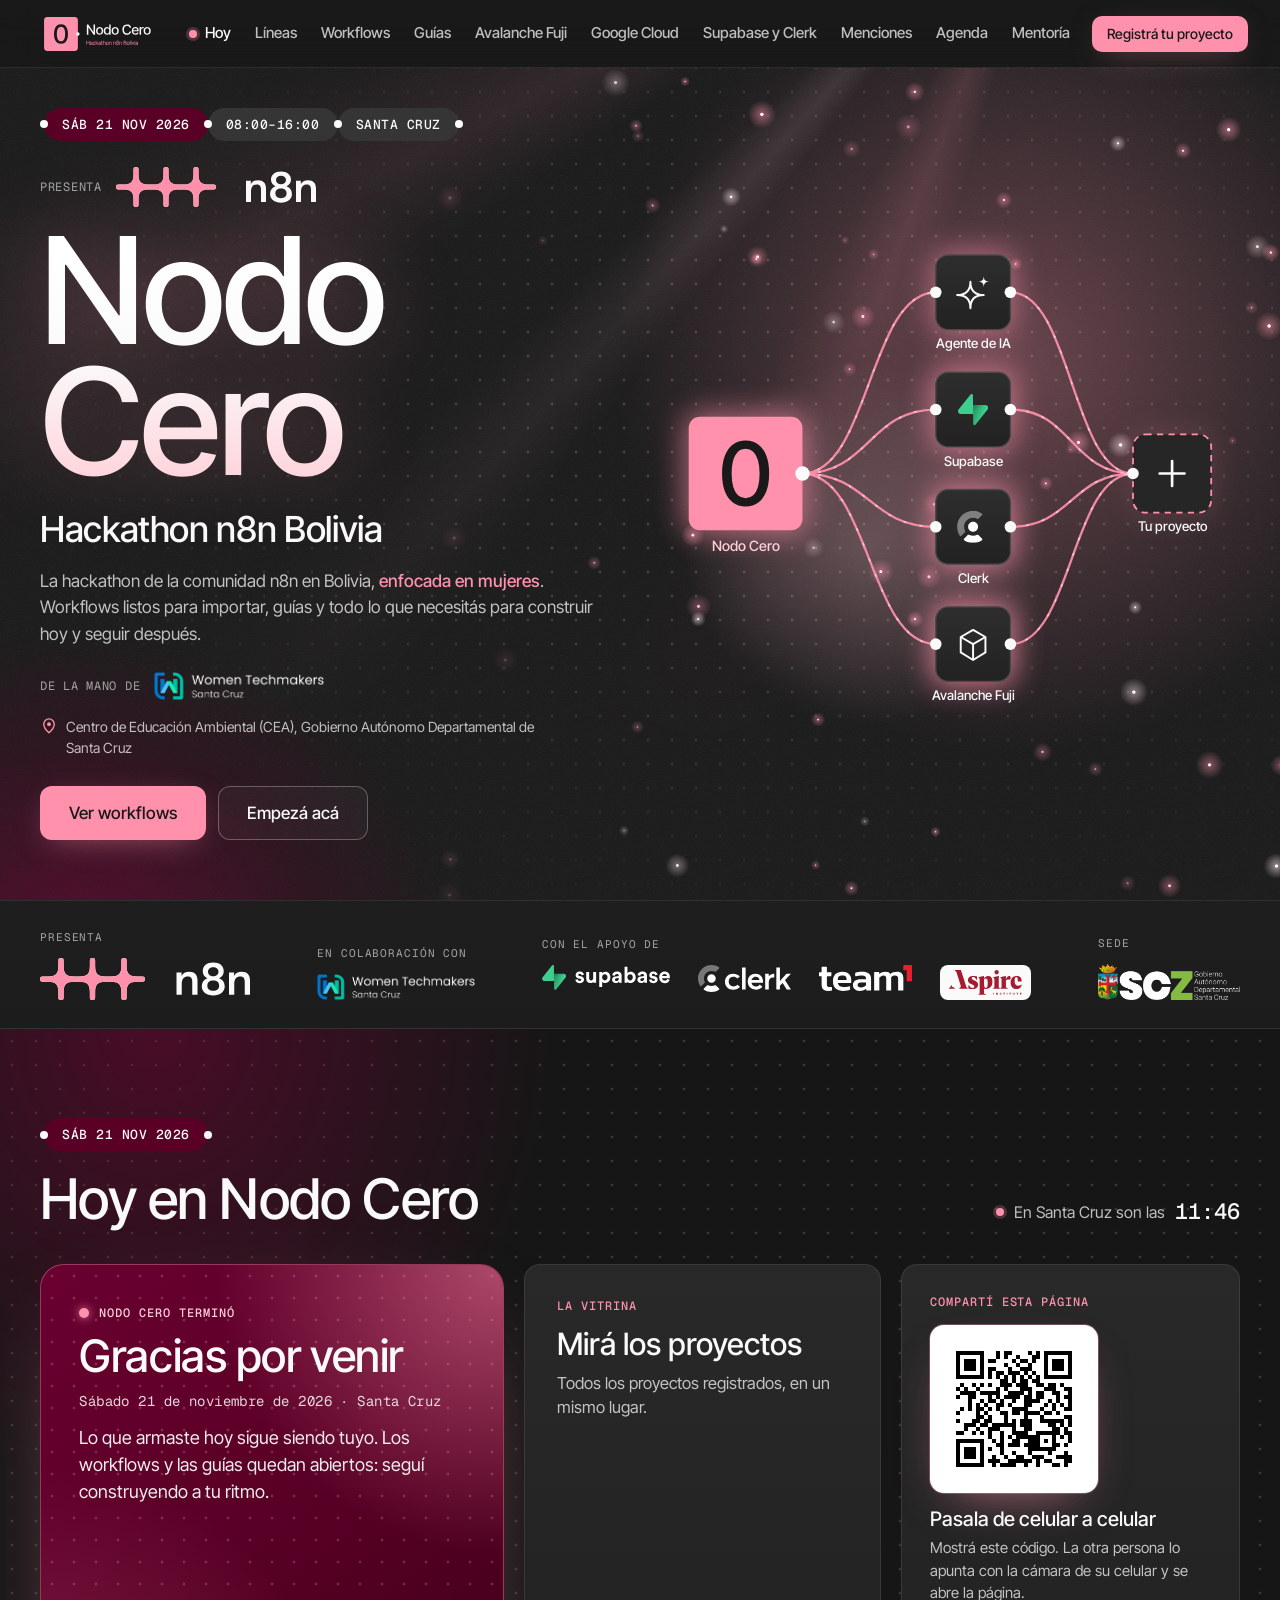
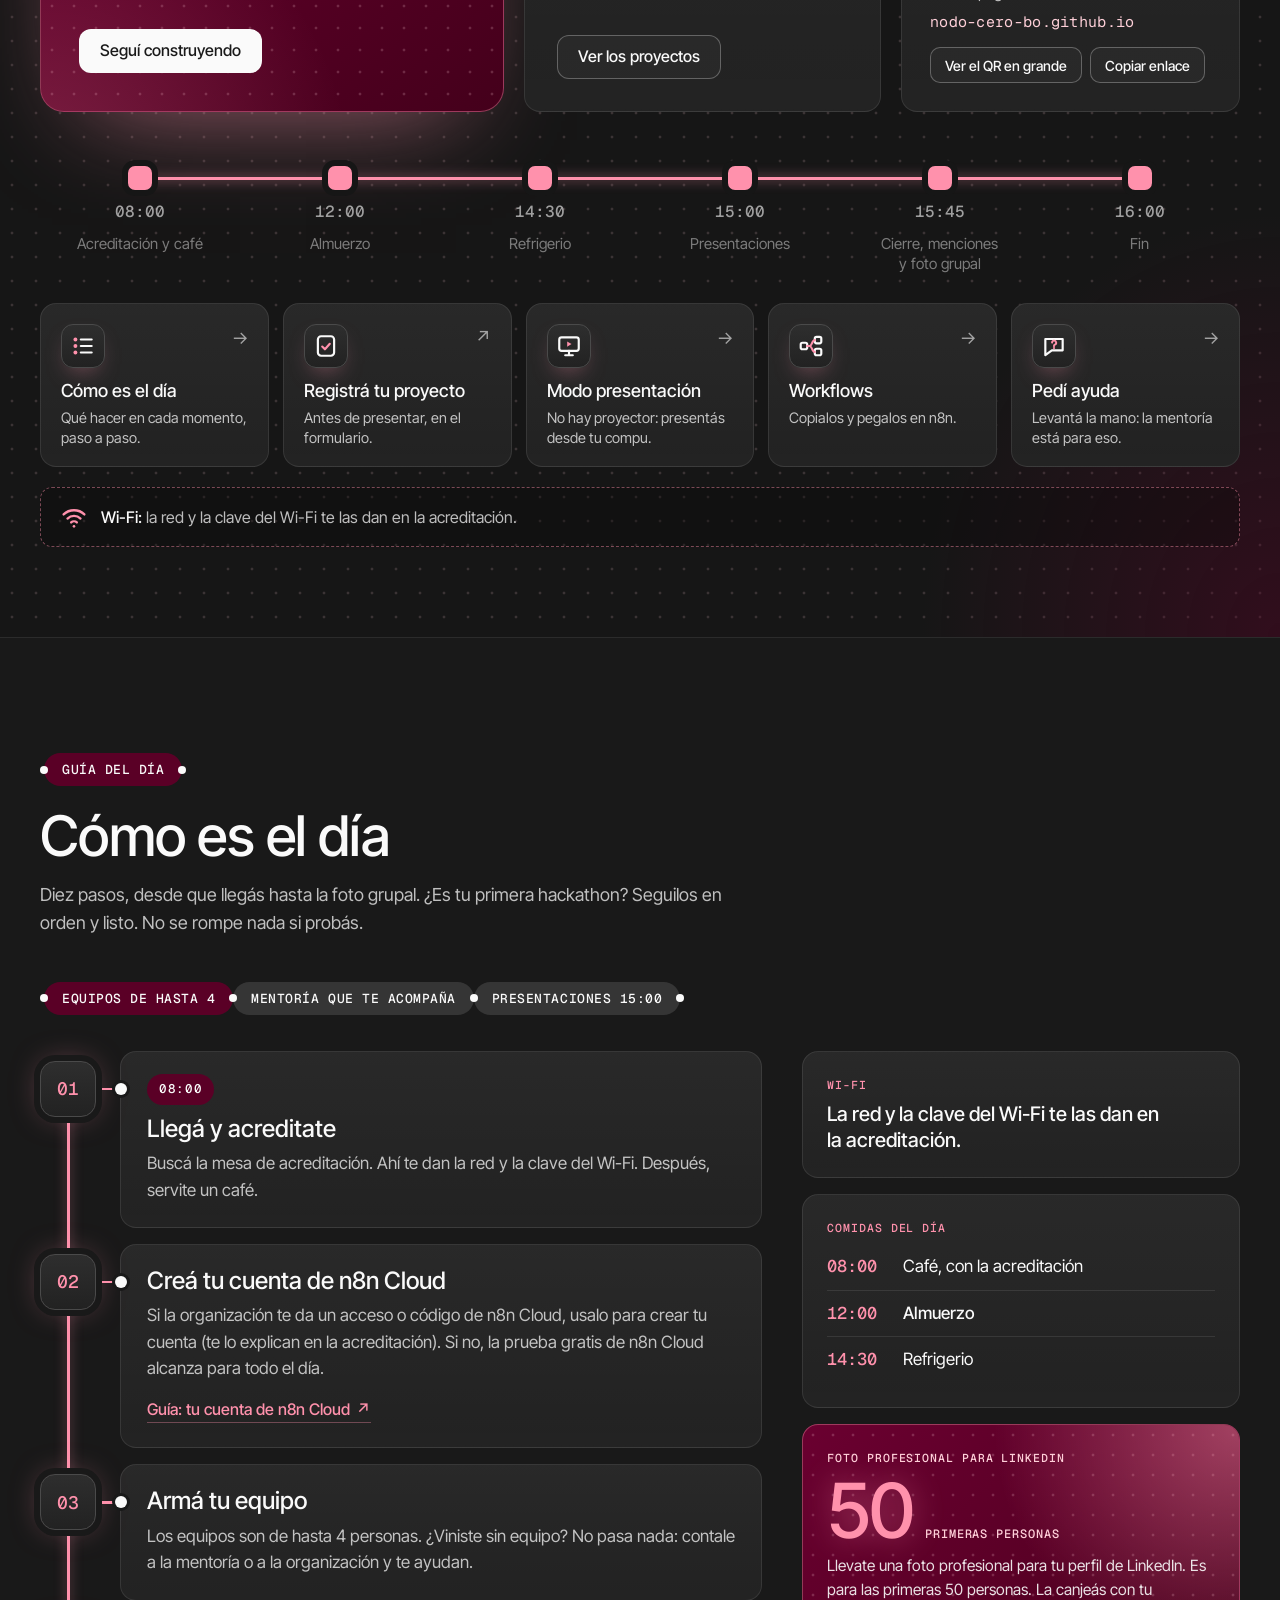
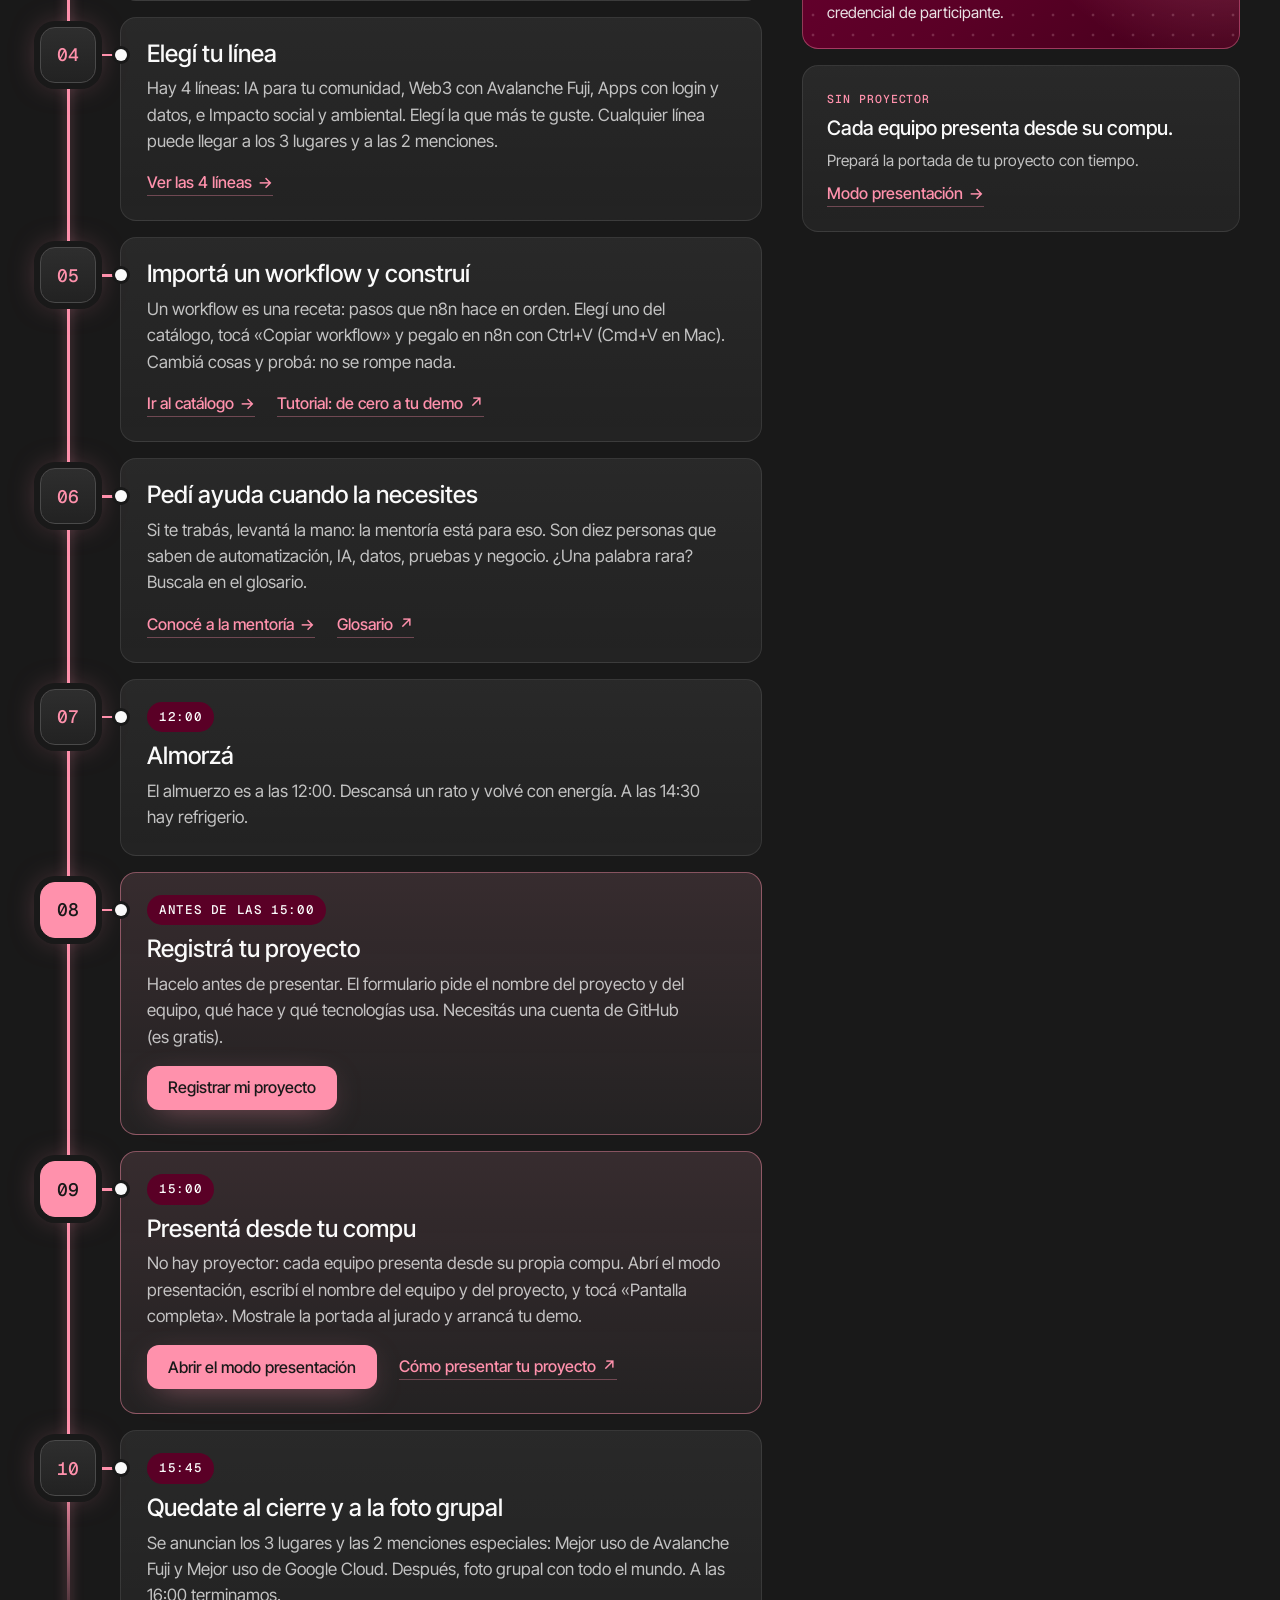
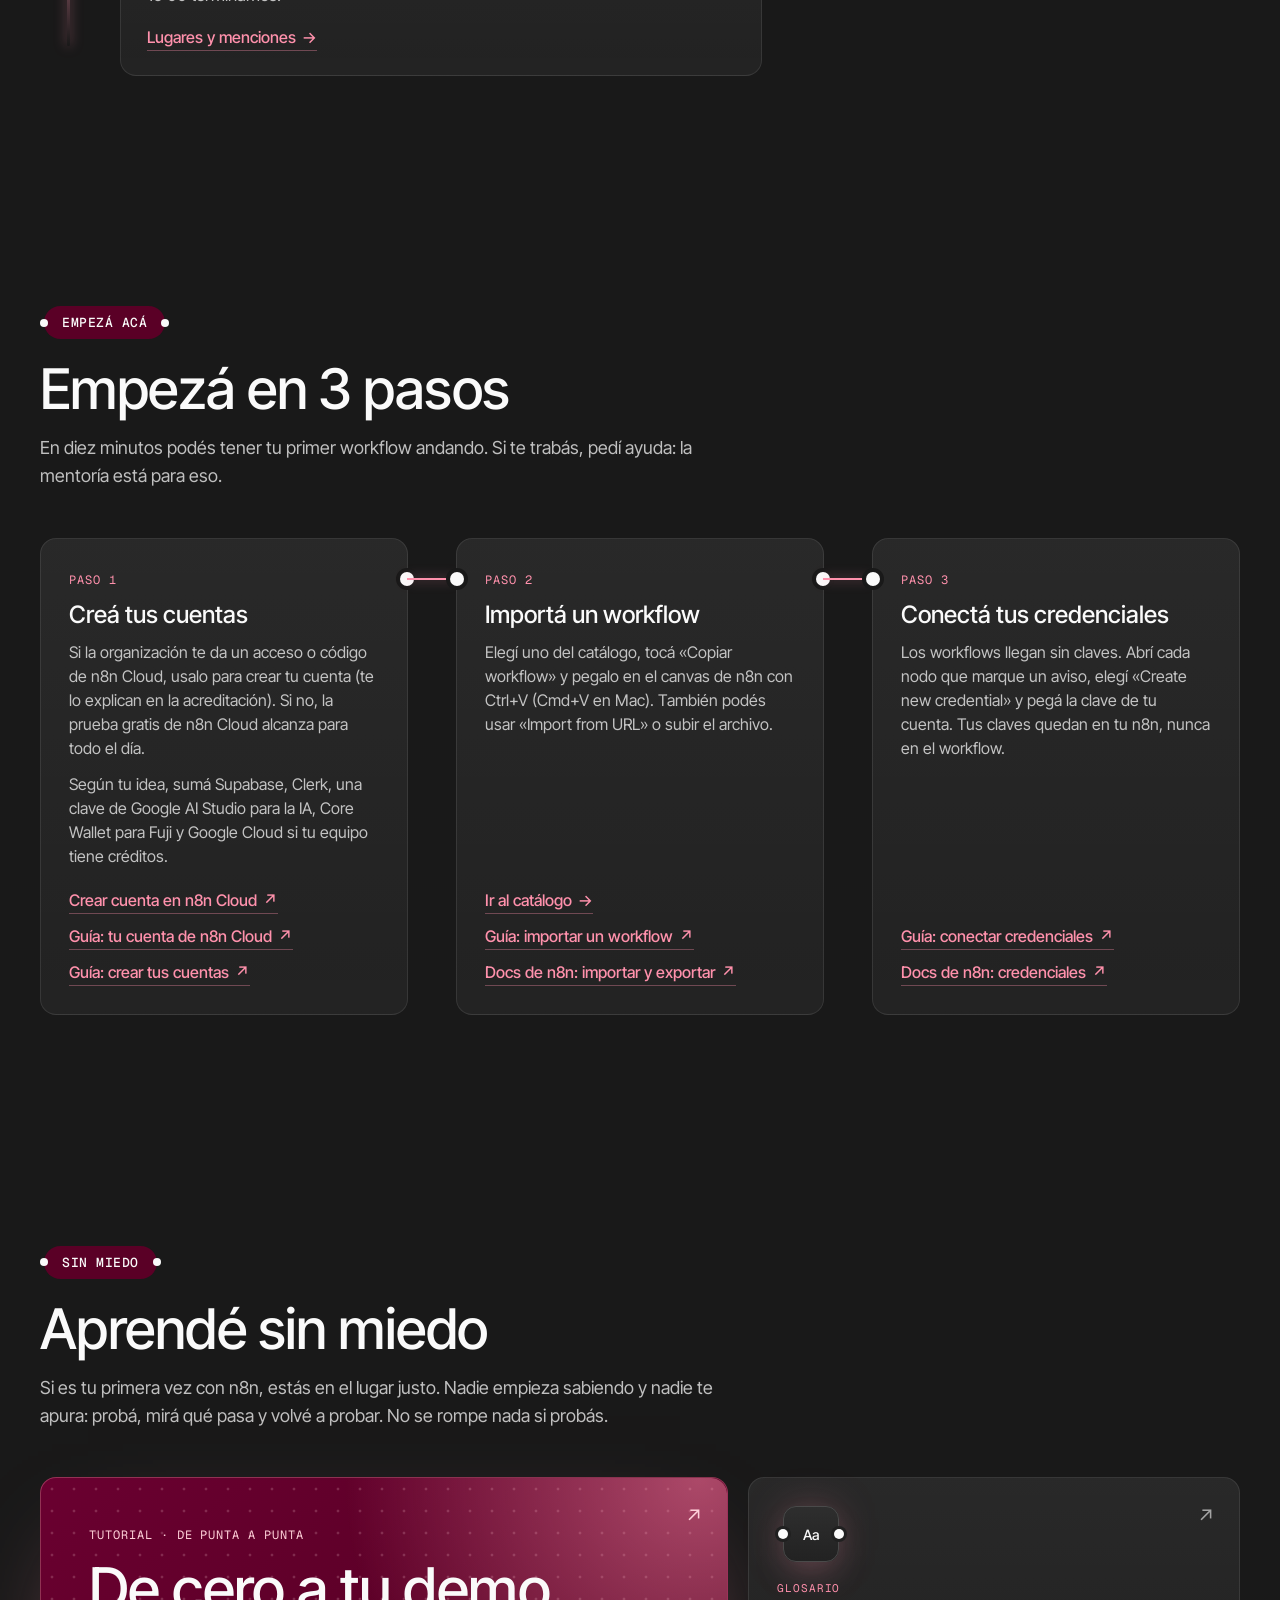
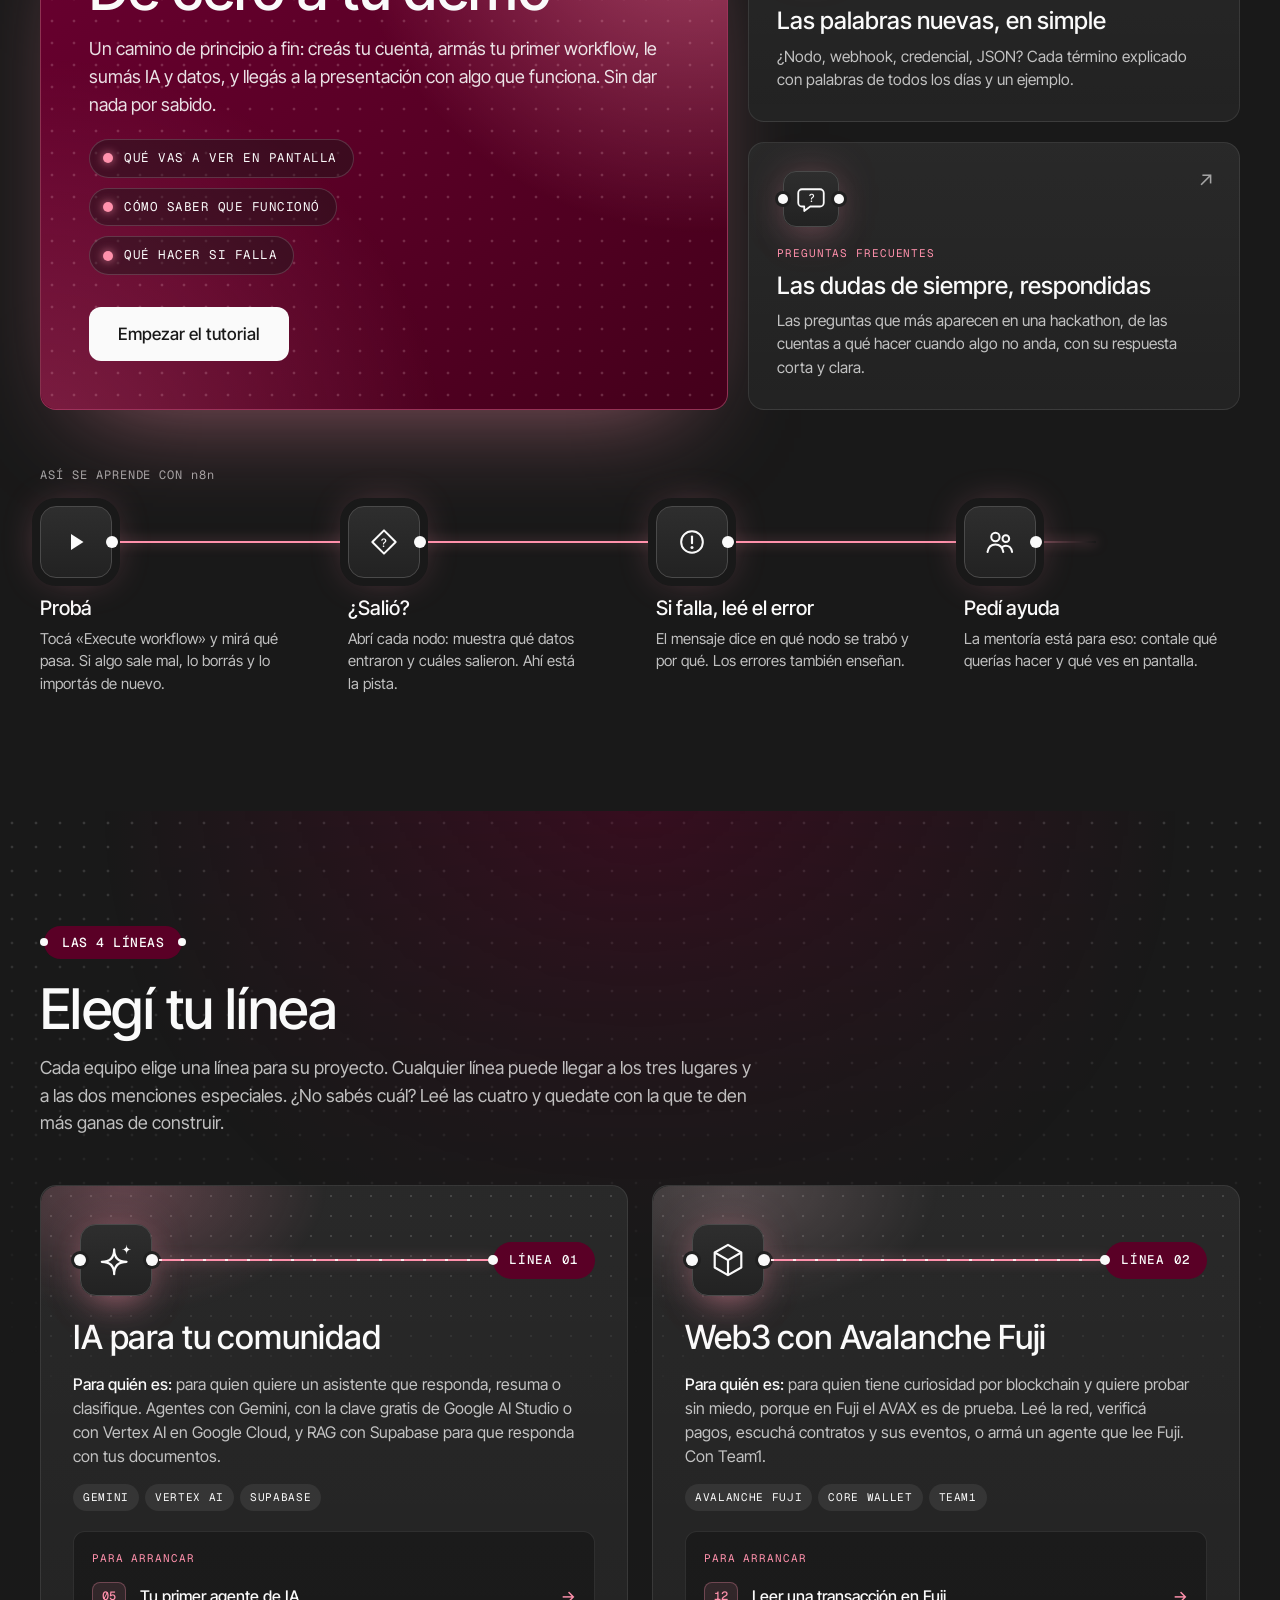
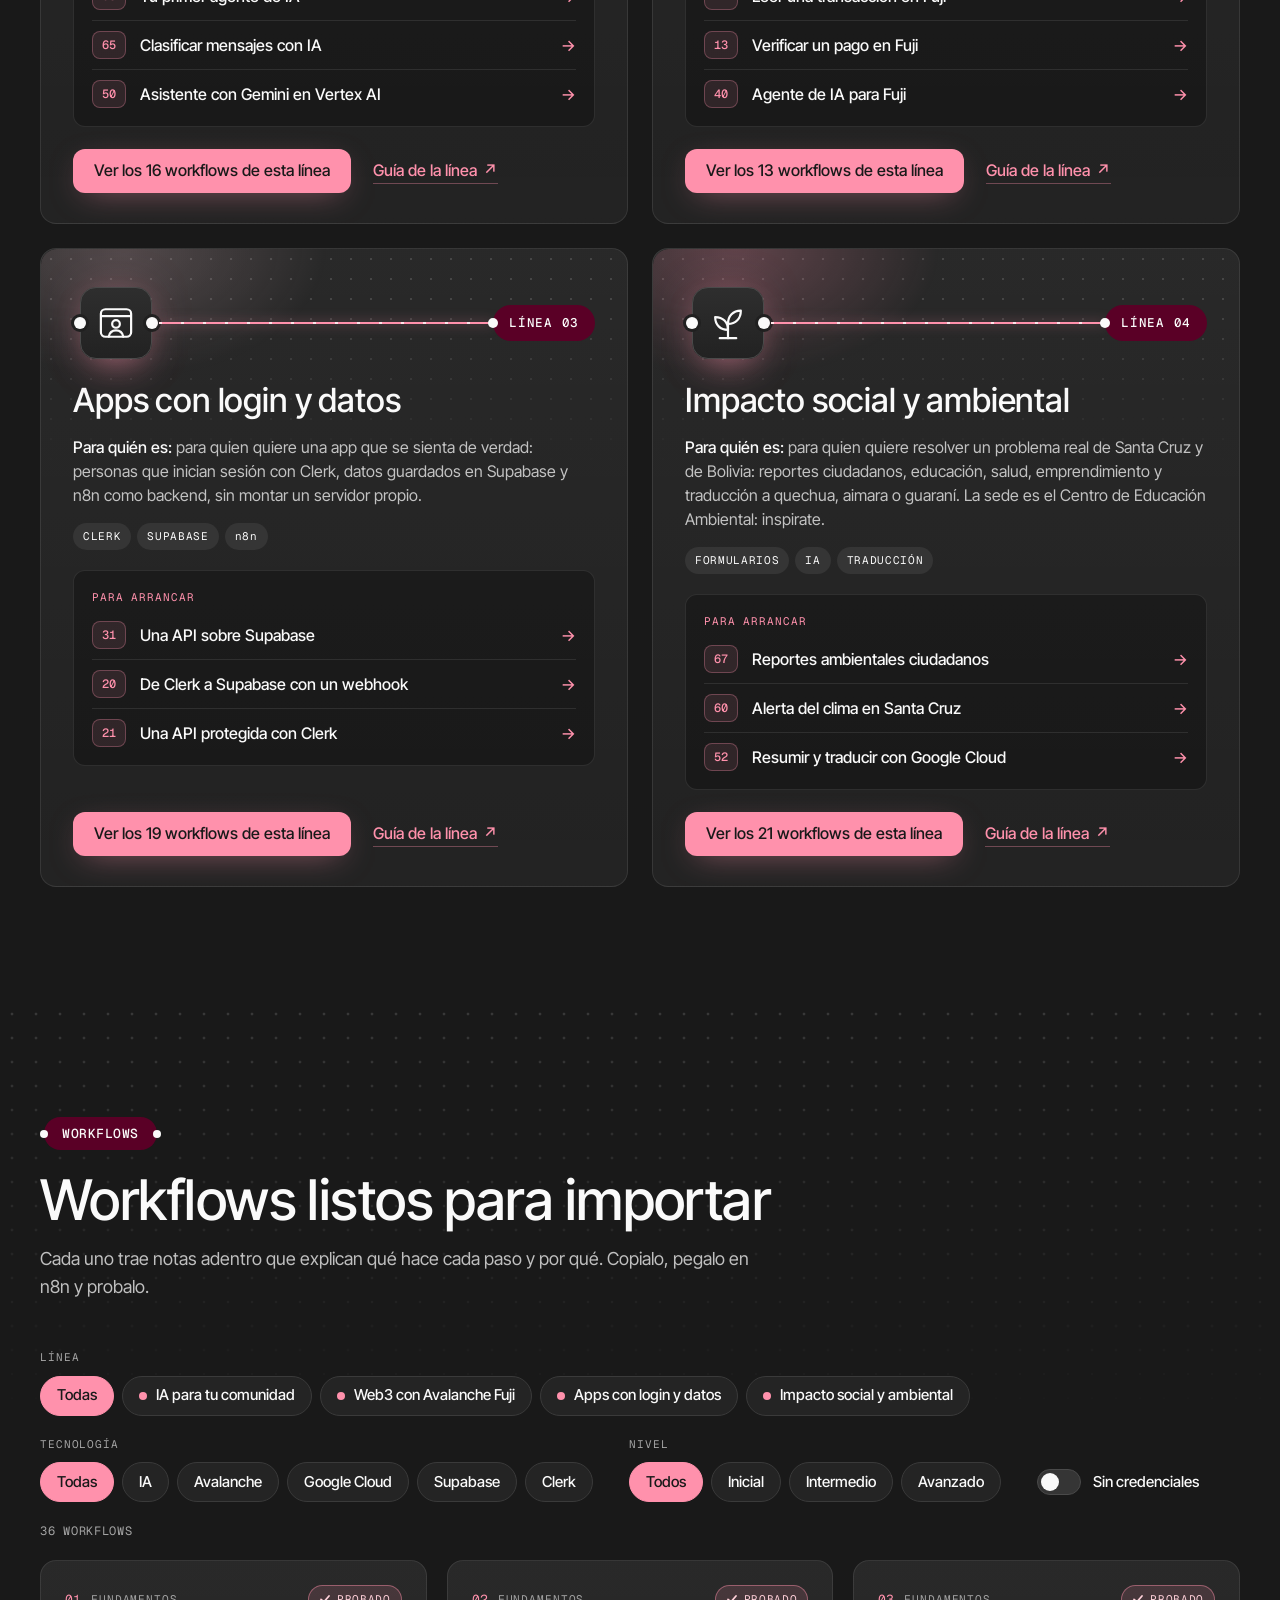
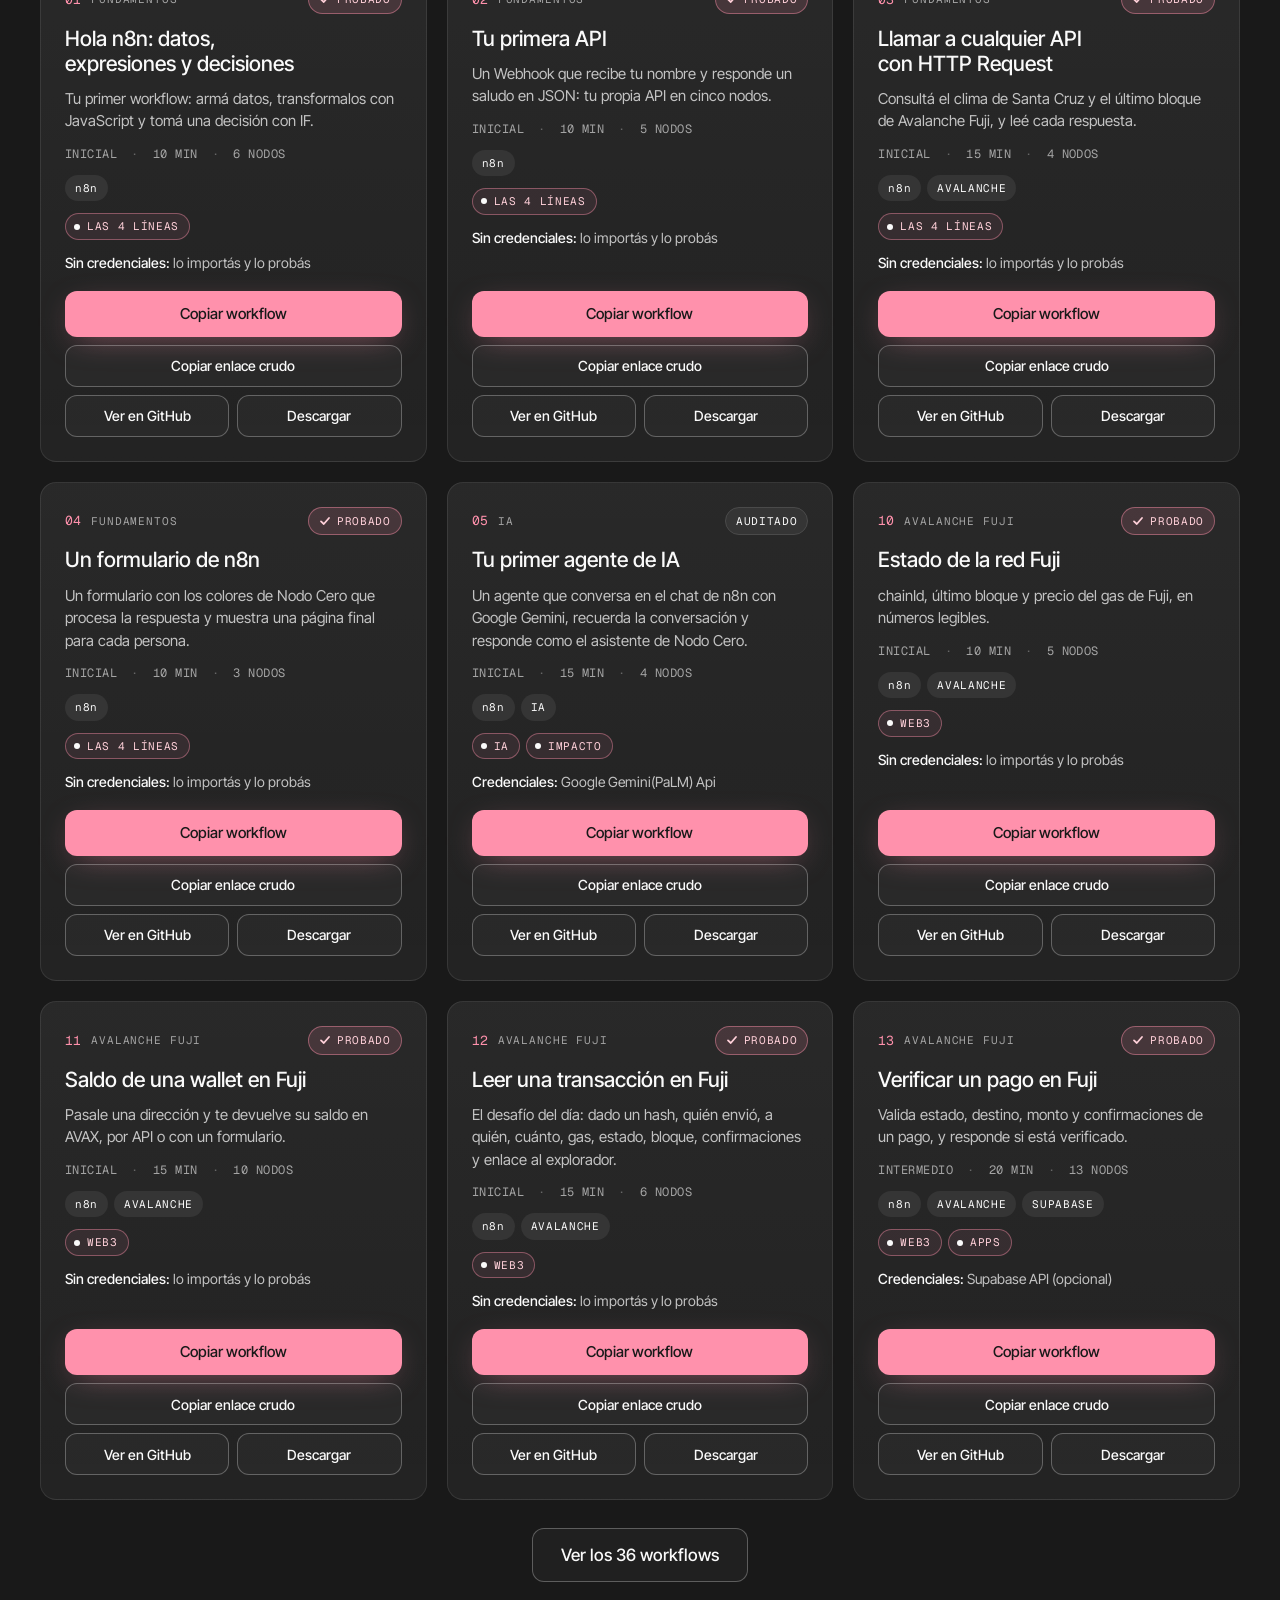
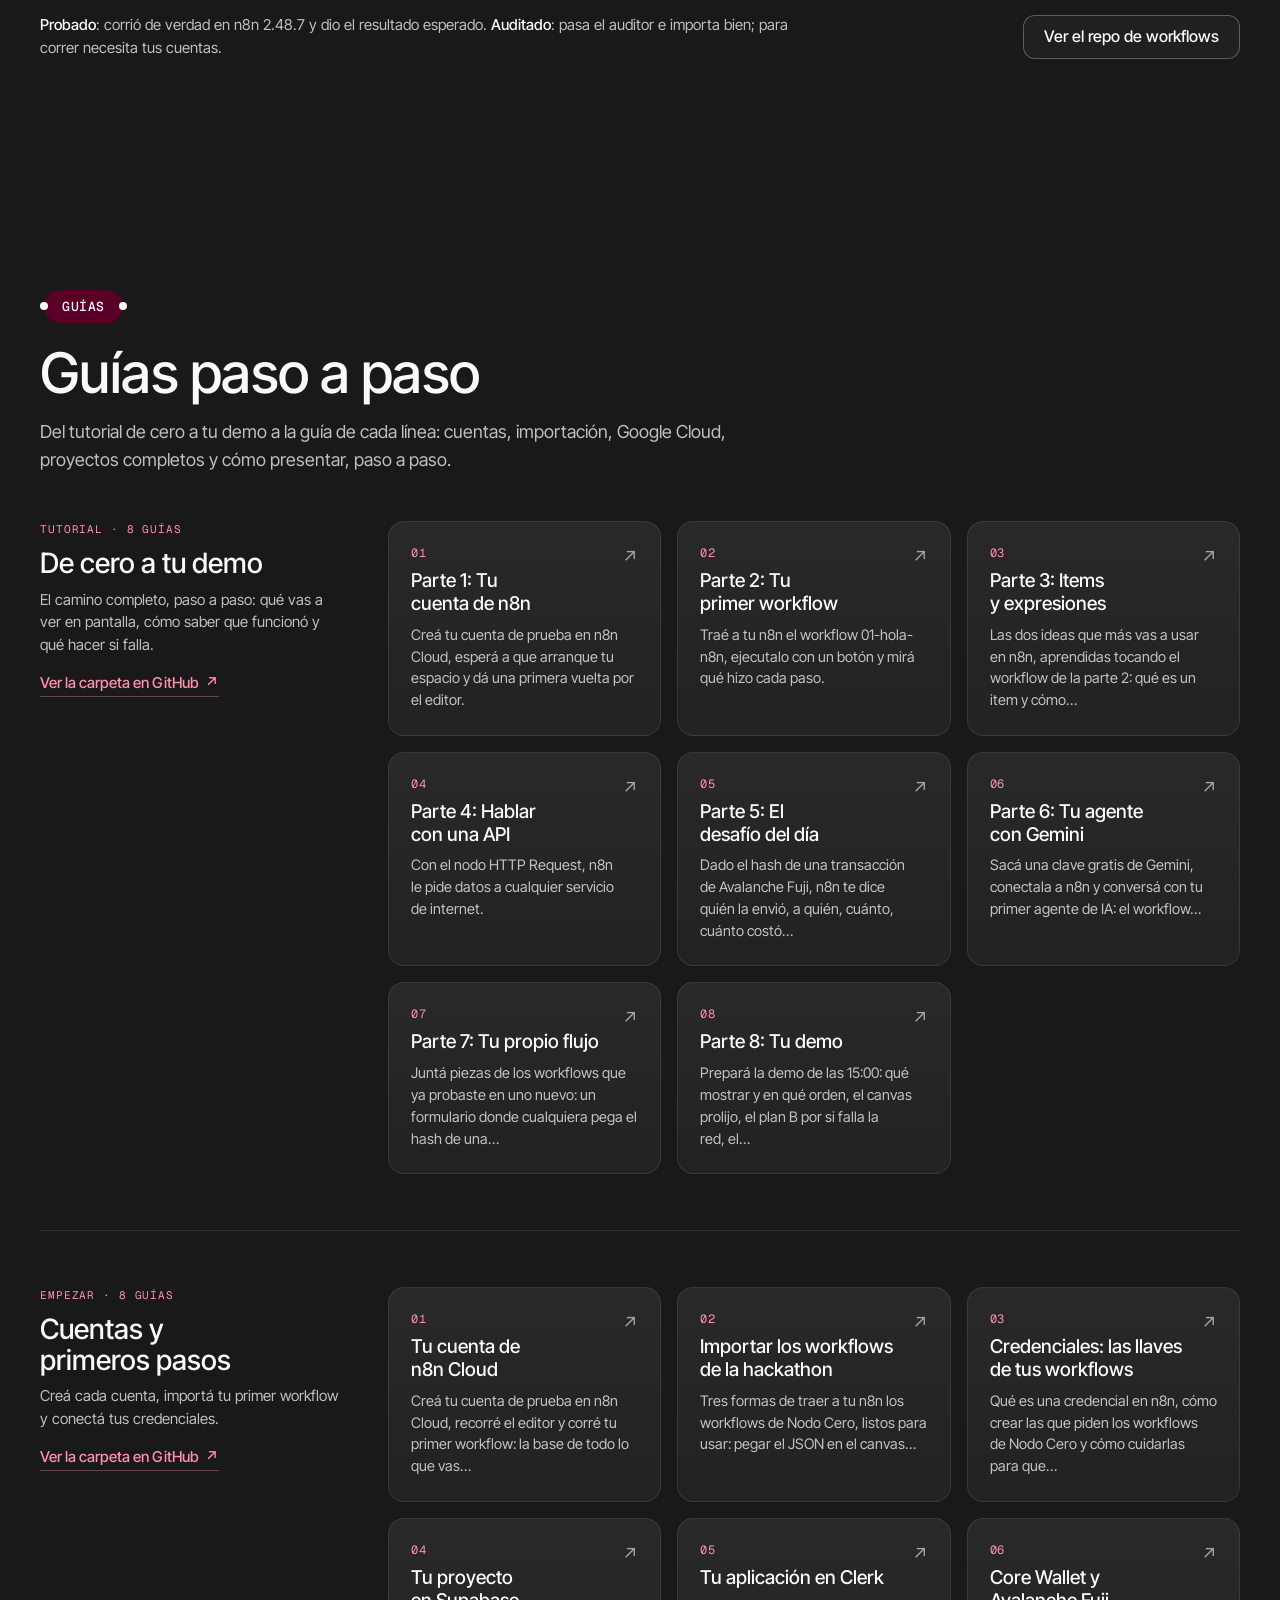
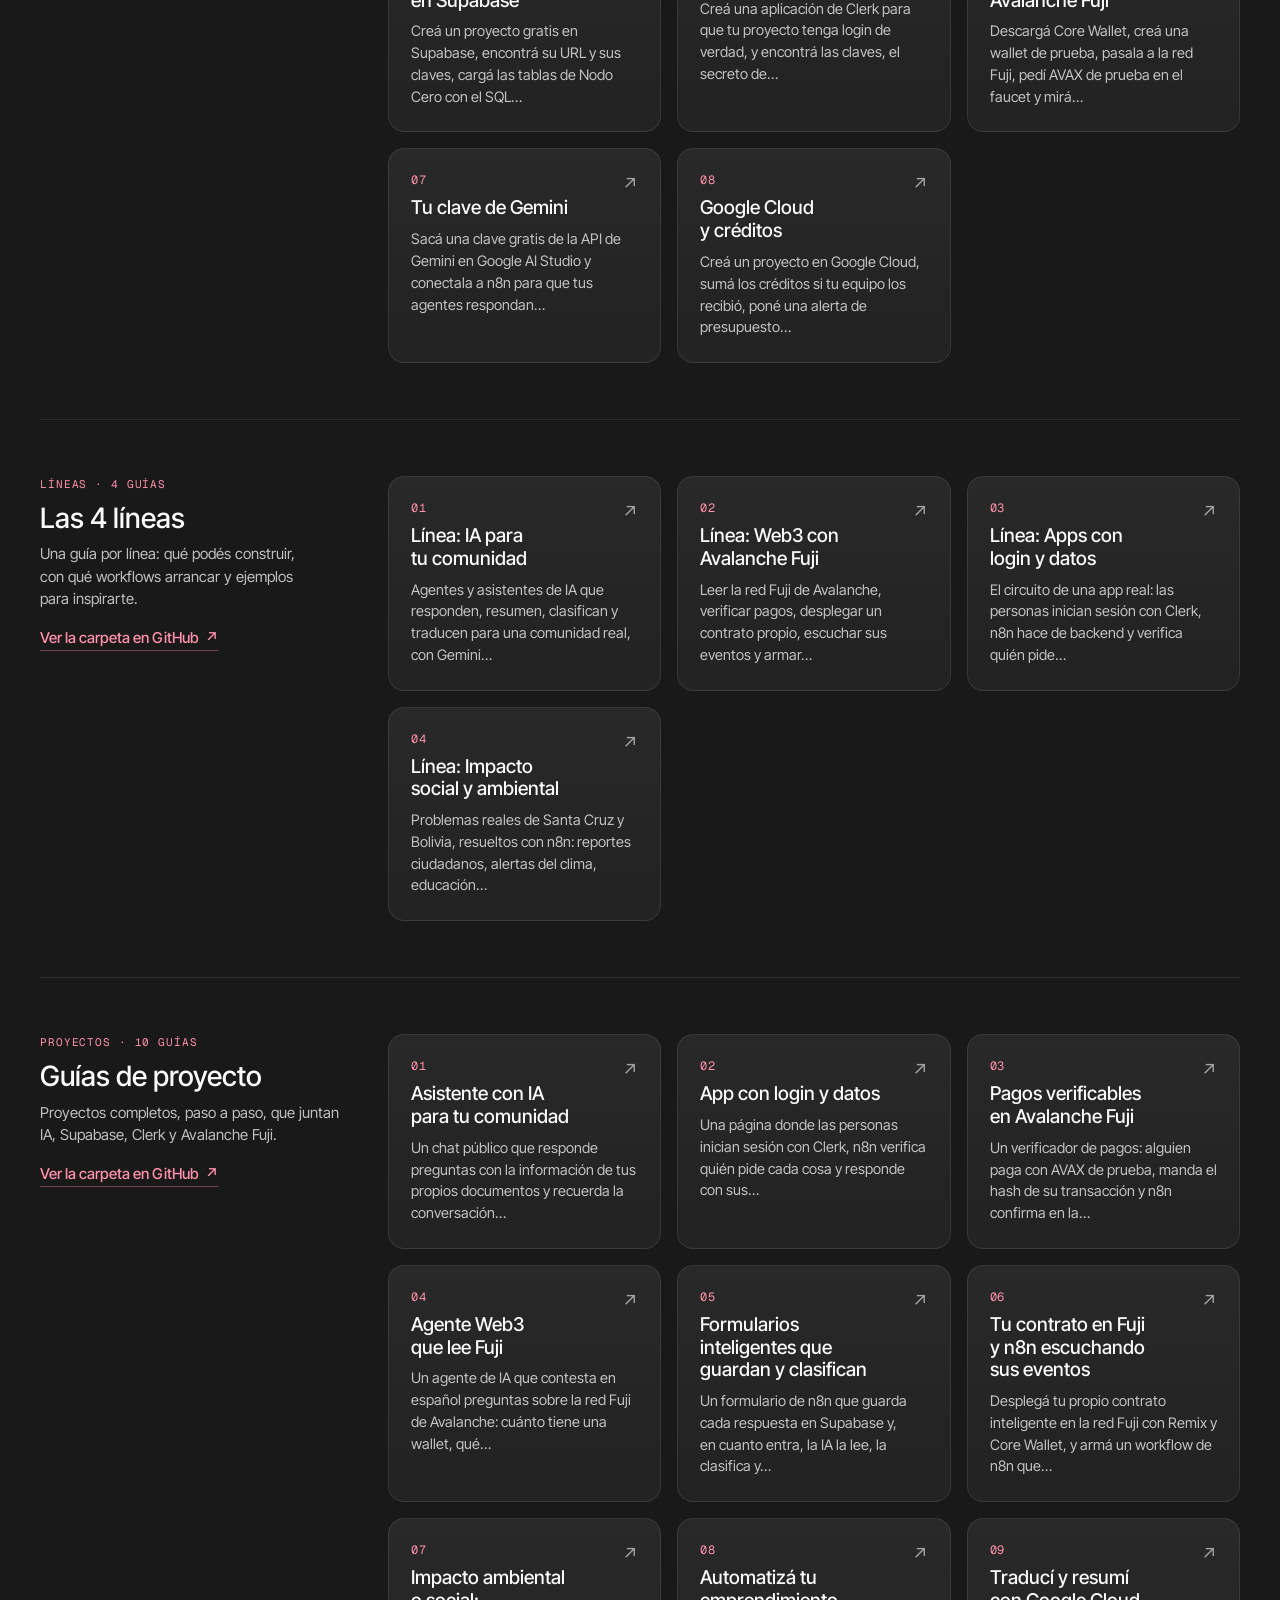
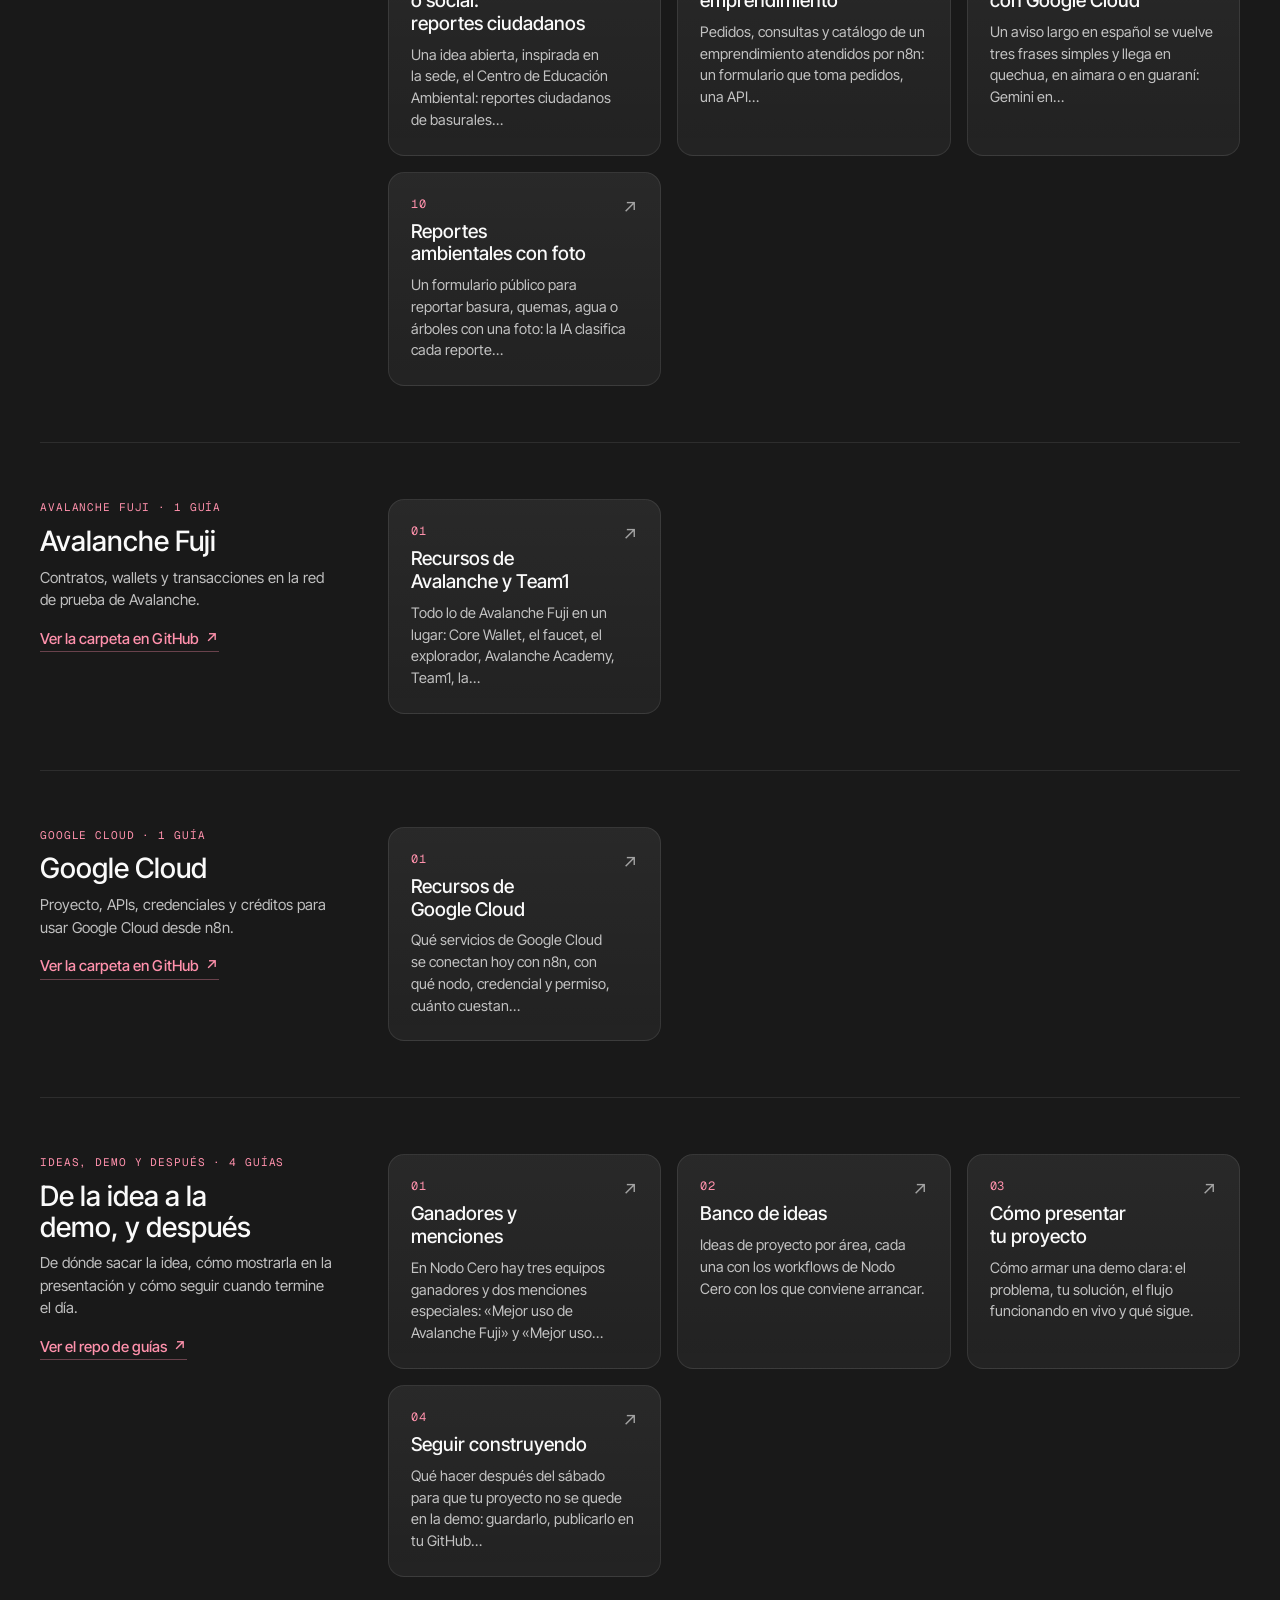
<file: index.html>
<!doctype html>
<html lang="es">
<head>
<meta charset="utf-8">
<meta name="viewport" content="width=device-width, initial-scale=1, viewport-fit=cover">
<title>Nodo Cero · Hackathon n8n Bolivia: workflows, guías y recursos</title>
<meta name="description" content="La hackathon de la comunidad n8n en Bolivia, enfocada en mujeres, de la mano de Women Techmakers Santa Cruz. Las 4 líneas, workflows de n8n listos para importar, un tutorial de cero a tu demo y recursos de Avalanche Fuji, Google Cloud, Supabase y Clerk. Sábado 21 de noviembre de 2026, Santa Cruz de la Sierra.">
<link rel="canonical" href="https://nodo-cero-bo.github.io/">
<meta name="theme-color" content="#191919">
<meta name="color-scheme" content="dark">

<meta property="og:type" content="website">
<meta property="og:site_name" content="Nodo Cero">
<meta property="og:locale" content="es_BO">
<meta property="og:url" content="https://nodo-cero-bo.github.io/">
<meta property="og:title" content="Nodo Cero · Hackathon n8n Bolivia">
<meta property="og:description" content="Las 4 líneas de la hackathon, workflows de n8n listos para importar, guías y un tutorial de cero a tu demo para construir con IA, Avalanche Fuji, Google Cloud, Supabase y Clerk. Enfocada en mujeres, de la mano de Women Techmakers Santa Cruz.">
<meta property="og:image" content="https://nodo-cero-bo.github.io/assets/og.png">
<meta property="og:image:width" content="1200">
<meta property="og:image:height" content="630">
<meta property="og:image:alt" content="Nodo Cero, Hackathon n8n Bolivia: un flujo de nodos de n8n conectados con líneas rosas sobre una grilla de puntos.">
<meta name="twitter:card" content="summary_large_image">
<meta name="twitter:title" content="Nodo Cero · Hackathon n8n Bolivia">
<meta name="twitter:description" content="Las 4 líneas, workflows de n8n listos para importar, guías y un tutorial de cero a tu demo: IA, Avalanche Fuji, Google Cloud, Supabase y Clerk.">
<meta name="twitter:image" content="https://nodo-cero-bo.github.io/assets/og.png">
<meta name="twitter:image:alt" content="Nodo Cero, Hackathon n8n Bolivia: un flujo de nodos de n8n conectados con líneas rosas sobre una grilla de puntos.">

<link rel="icon" href="assets/favicon.svg" type="image/svg+xml">
<link rel="icon" href="assets/favicon-32.png" sizes="32x32" type="image/png">
<link rel="apple-touch-icon" href="assets/apple-touch-icon.png">
<link rel="preload" href="assets/fuentes/InterTight-500.woff" as="font" type="font/woff" crossorigin>
<link rel="preload" href="assets/fuentes/InterTight-400.woff" as="font" type="font/woff" crossorigin>
<link rel="preload" href="assets/fuentes/GeistMono-500.woff" as="font" type="font/woff" crossorigin>
<link rel="stylesheet" href="assets/css/estilos.css">
<script type="application/ld+json">
{
  "@context": "https://schema.org",
  "@type": "Event",
  "name": "Nodo Cero – Hackathon n8n Bolivia",
  "description": "La hackathon de la comunidad n8n en Bolivia, enfocada en mujeres, de la mano de Women Techmakers Santa Cruz.",
  "startDate": "2026-11-21T08:00:00-04:00",
  "endDate": "2026-11-21T16:00:00-04:00",
  "eventAttendanceMode": "https://schema.org/OfflineEventAttendanceMode",
  "eventStatus": "https://schema.org/EventScheduled",
  "location": {
    "@type": "Place",
    "name": "Centro de Educación Ambiental (CEA), Gobierno Autónomo Departamental de Santa Cruz",
    "address": { "@type": "PostalAddress", "addressLocality": "Santa Cruz de la Sierra", "addressCountry": "BO" }
  },
  "image": "https://nodo-cero-bo.github.io/assets/og.png",
  "url": "https://nodo-cero-bo.github.io/",
  "sameAs": "https://luma.com/n8n-rfgv"
}
</script>
</head>
<body>
<a class="saltar" href="#contenido">Saltar al contenido</a>

<header class="cabecera" id="cabecera">
  <div class="contenedor cabecera__fila">
    <a class="cabecera__marca" href="#inicio" aria-label="Nodo Cero, ir al inicio">
      <img src="assets/logos/nodo-cero_horizontal_fondo-oscuro.svg" alt="Nodo Cero, Hackathon n8n Bolivia" width="2039" height="744">
    </a>
    <nav class="cabecera__nav" id="menu" aria-label="Secciones">
      <a class="cabecera__hoy-enlace" href="#hoy"><span class="punto-vivo" aria-hidden="true"></span>Hoy</a>
      <a class="cabecera__en-menu" href="#dia">Cómo es el día</a>
      <a class="cabecera__en-menu" href="presentar.html">Modo presentación</a>
      <a class="cabecera__en-menu" href="#empezar">Empezá</a>
      <a class="cabecera__en-menu" href="#aprender">Aprendé sin miedo</a>
      <a href="#lineas">Líneas</a>
      <a href="#workflows">Workflows</a>
      <a href="#guias">Guías</a>
      <a href="#avalanche">Avalanche Fuji</a>
      <a href="#google-cloud">Google Cloud</a>
      <a href="#supabase-clerk">Supabase y Clerk</a>
      <a href="#menciones">Menciones</a>
      <a href="#agenda">Agenda</a>
      <a href="#mentoria">Mentoría</a>
      <a class="boton boton--chico boton--rosa" href="#registrar">Registrá tu proyecto</a>
    </nav>
    <div class="cabecera__acciones">
      <a class="cabecera__hoy" href="#hoy"><span class="punto-vivo" aria-hidden="true"></span>Hoy</a>
      <button class="cabecera__menu" type="button" aria-expanded="false" aria-controls="menu">
        <span class="cabecera__menu-icono" aria-hidden="true"></span>
        <span class="cabecera__menu-texto">Menú</span>
      </button>
    </div>
  </div>
</header>

<main id="contenido">

<!-- ============================================================ PORTADA -->
<section class="heroe" id="inicio" aria-labelledby="titulo-heroe">
  <div class="heroe__fondo" aria-hidden="true">
    <div class="heroe__puntos"></div>
    <div class="heroe__halo heroe__halo--a"></div>
    <div class="heroe__halo heroe__halo--b"></div>
    <div class="heroe__halo heroe__halo--c"></div>
    <div class="heroe__rayos"></div>
    <div class="heroe__piso"></div>
    <canvas class="heroe__chispas" id="chispas"></canvas>
    <div class="heroe__grano"></div>
  </div>

  <div class="contenedor heroe__grilla">
    <div class="heroe__texto">
      <ul class="capsulas" aria-label="Fecha, horario y ciudad">
        <li class="capsula capsula--acento">SÁB 21 NOV 2026</li>
        <li class="capsula">08:00–16:00</li>
        <li class="capsula">SANTA CRUZ</li>
      </ul>

      <p class="heroe__presenta">
        <span>Presenta</span>
        <img src="assets/logos/n8n-logo-white-accent.svg" alt="n8n" width="480" height="96">
      </p>

      <h1 class="heroe__titulo" id="titulo-heroe"><span>Nodo</span> <span>Cero</span></h1>
      <p class="heroe__subtitulo">Hackathon n8n Bolivia</p>
      <p class="heroe__bajada">La hackathon de la comunidad n8n en Bolivia, <strong>enfocada en mujeres</strong>. Workflows listos para importar, guías y todo lo que necesitás para construir hoy y seguir después.</p>

      <p class="heroe__wtm">
        <span>De la mano de</span>
        <img src="assets/logos/wtm-santa-cruz-para-fondo-oscuro.png" alt="Women Techmakers Santa Cruz" width="1361" height="225">
      </p>

      <p class="heroe__sede">
        <svg viewBox="0 0 24 24" width="18" height="18" aria-hidden="true"><path d="M12 21s-7-6.2-7-11.5A7 7 0 0 1 19 9.5C19 14.8 12 21 12 21Z" fill="none" stroke="currentColor" stroke-width="1.8"/><circle cx="12" cy="9.5" r="2.5" fill="currentColor"/></svg>
        <span>Centro de Educación Ambiental (CEA), Gobierno Autónomo Departamental de Santa Cruz</span>
      </p>

      <div class="heroe__acciones">
        <a class="boton boton--rosa boton--grande" href="#workflows">Ver workflows</a>
        <a class="boton boton--borde boton--grande" href="#empezar">Empezá acá</a>
      </div>
    </div>

    <div class="heroe__flujo">
<!-- heroe:inicio -->
<svg class="flujo flujo--compu" id="flujo-compu" viewBox="0 0 640 600" role="img" aria-labelledby="flujo-compu-titulo">
<title id="flujo-compu-titulo">Un workflow de n8n: del Nodo Cero salen conexiones rosas hacia un agente de IA, Supabase, Clerk y Avalanche Fuji, que se juntan en tu proyecto.</title>
<defs>
  <filter id="flujo-compu-desenfoque" x="-60%" y="-60%" width="220%" height="220%"><feGaussianBlur stdDeviation="16"/></filter>
  <filter id="flujo-compu-brillo" x="-200%" y="-200%" width="500%" height="500%"><feGaussianBlur stdDeviation="3" result="b"/><feMerge><feMergeNode in="b"/><feMergeNode in="b"/><feMergeNode in="SourceGraphic"/></feMerge></filter>
  <linearGradient id="flujo-compu-nodo" x1="0" y1="0" x2="0" y2="1"><stop offset="0" stop-color="#2E2E2E"/><stop offset="1" stop-color="#222222"/></linearGradient>
</defs>
<g class="flujo__halos"><rect x="14" y="230" width="140" height="140" rx="20" fill="#FF91AC" filter="url(#flujo-compu-desenfoque)" opacity="0.45" class="flujo__halo"><animate attributeName="opacity" dur="4.8s" repeatCount="indefinite" keyTimes="0.0000;0.0010;0.0510;0.2010;0.9900;1.0000" values="0.45;0.45;0.85;0.6;0.45;0.45"/></rect><rect x="292" y="48" width="96" height="96" rx="20" fill="#FF91AC" filter="url(#flujo-compu-desenfoque)" opacity="0.12" class="flujo__halo"><animate attributeName="opacity" dur="4.8s" repeatCount="indefinite" keyTimes="0.0000;0.2396;0.2896;0.4396;0.9900;1.0000" values="0.12;0.12;0.75;0.27;0.12;0.12"/></rect><rect x="292" y="180" width="96" height="96" rx="20" fill="#FF91AC" filter="url(#flujo-compu-desenfoque)" opacity="0.12" class="flujo__halo"><animate attributeName="opacity" dur="4.8s" repeatCount="indefinite" keyTimes="0.0000;0.2646;0.3146;0.4646;0.9900;1.0000" values="0.12;0.12;0.75;0.27;0.12;0.12"/></rect><rect x="292" y="312" width="96" height="96" rx="20" fill="#FF91AC" filter="url(#flujo-compu-desenfoque)" opacity="0.12" class="flujo__halo"><animate attributeName="opacity" dur="4.8s" repeatCount="indefinite" keyTimes="0.0000;0.2896;0.3396;0.4896;0.9900;1.0000" values="0.12;0.12;0.75;0.27;0.12;0.12"/></rect><rect x="292" y="444" width="96" height="96" rx="20" fill="#FF91AC" filter="url(#flujo-compu-desenfoque)" opacity="0.12" class="flujo__halo"><animate attributeName="opacity" dur="4.8s" repeatCount="indefinite" keyTimes="0.0000;0.3146;0.3646;0.5146;0.9900;1.0000" values="0.12;0.12;0.75;0.27;0.12;0.12"/></rect><rect x="514" y="250" width="100" height="100" rx="20" fill="#FF91AC" filter="url(#flujo-compu-desenfoque)" opacity="0.12" class="flujo__halo"><animate attributeName="opacity" dur="4.8s" repeatCount="indefinite" keyTimes="0.0000;0.6583;0.7083;0.8583;0.9900;1.0000" values="0.12;0.12;0.9;0.27;0.12;0.12"/></rect></g>
<g class="flujo__aristas"><path id="flujo-compu-a0" class="flujo__arista" d="M148 300C223 300 223 96 298 96"/><path id="flujo-compu-b0" class="flujo__arista" d="M382 96C451 96 451 300 520 300"/><path id="flujo-compu-a1" class="flujo__arista" d="M148 300C223 300 223 228 298 228"/><path id="flujo-compu-b1" class="flujo__arista" d="M382 228C451 228 451 300 520 300"/><path id="flujo-compu-a2" class="flujo__arista" d="M148 300C223 300 223 360 298 360"/><path id="flujo-compu-b2" class="flujo__arista" d="M382 360C451 360 451 300 520 300"/><path id="flujo-compu-a3" class="flujo__arista" d="M148 300C223 300 223 492 298 492"/><path id="flujo-compu-b3" class="flujo__arista" d="M382 492C451 492 451 300 520 300"/></g>
<g class="flujo__corrientes"><path class="flujo__corriente" d="M148 300C223 300 223 96 298 96"/><path class="flujo__corriente" d="M382 96C451 96 451 300 520 300"/><path class="flujo__corriente" d="M148 300C223 300 223 228 298 228"/><path class="flujo__corriente" d="M382 228C451 228 451 300 520 300"/><path class="flujo__corriente" d="M148 300C223 300 223 360 298 360"/><path class="flujo__corriente" d="M382 360C451 360 451 300 520 300"/><path class="flujo__corriente" d="M148 300C223 300 223 492 298 492"/><path class="flujo__corriente" d="M382 492C451 492 451 300 520 300"/></g>
<g class="flujo__nodo"><rect x="298" y="54" width="84" height="84" rx="14" fill="url(#flujo-compu-nodo)" stroke="#4A4A4A" stroke-width="1.5"/><path d="M337 84Q337 99 352 99Q337 99 337 114Q337 99 322 99Q337 99 337 84Z" fill="none" stroke="#FAFAFA" stroke-width="2.2" stroke-linejoin="round"/><path d="M352 78Q352 84 358 84Q352 84 352 90Q352 84 346 84Q352 84 352 78Z" fill="#FAFAFA"/><text x="340" y="159" class="flujo__etiqueta" font-size="15">Agente de IA</text></g><g class="flujo__nodo"><rect x="298" y="186" width="84" height="84" rx="14" fill="url(#flujo-compu-nodo)" stroke="#4A4A4A" stroke-width="1.5"/><image href="assets/logos/supabase-logo-icon.svg" x="323" y="210.37614678899084" width="34" height="35.24770642201835"/><text x="340" y="291" class="flujo__etiqueta" font-size="15">Supabase</text></g><g class="flujo__nodo"><rect x="298" y="318" width="84" height="84" rx="14" fill="url(#flujo-compu-nodo)" stroke="#4A4A4A" stroke-width="1.5"/><image href="assets/logos/symbol-light.svg" x="322" y="342" width="36" height="36"/><text x="340" y="423" class="flujo__etiqueta" font-size="15">Clerk</text></g><g class="flujo__nodo"><rect x="298" y="450" width="84" height="84" rx="14" fill="url(#flujo-compu-nodo)" stroke="#4A4A4A" stroke-width="1.5"/><path d="M340.0 476.0L353.9 484.0L353.9 501.3L340.0 509.9L326.1 501.3L326.1 484.0Z" fill="none" stroke="#FAFAFA" stroke-width="2.2" stroke-linejoin="round"/><path d="M326.1 484.0L340.0 492.0L353.9 484.0M340.0 492.0L340.0 509.9" fill="none" stroke="#FAFAFA" stroke-width="2.2" stroke-linejoin="round"/><text x="340" y="555" class="flujo__etiqueta" font-size="15">Avalanche Fuji</text></g><g class="flujo__nodo flujo__nodo--fin"><rect x="520" y="256" width="88" height="88" rx="14" fill="#262626" stroke="#FF91AC" stroke-width="2" stroke-dasharray="7 6"/><path d="M550 300H578M564 286V314" stroke="#FAFAFA" stroke-width="3" stroke-linecap="round"/><text x="564" y="365" class="flujo__etiqueta" font-size="15">Tu proyecto</text></g>
<g class="flujo__nodo flujo__nodo--cero"><image href="assets/logos/nodo-cero_simbolo_fondo-oscuro.svg" x="4.6" y="220.6" width="158.7" height="158.7"/><text x="84" y="387" class="flujo__etiqueta flujo__etiqueta--cero" font-size="16">Nodo Cero</text></g>
<g class="flujo__puertos"><circle cx="298" cy="96" r="6.5" fill="#FAFAFA"/><circle cx="382" cy="96" r="6.5" fill="#FAFAFA"/><circle cx="298" cy="228" r="6.5" fill="#FAFAFA"/><circle cx="382" cy="228" r="6.5" fill="#FAFAFA"/><circle cx="298" cy="360" r="6.5" fill="#FAFAFA"/><circle cx="382" cy="360" r="6.5" fill="#FAFAFA"/><circle cx="298" cy="492" r="6.5" fill="#FAFAFA"/><circle cx="382" cy="492" r="6.5" fill="#FAFAFA"/><circle cx="520" cy="300" r="6.5" fill="#FAFAFA"/><circle cx="148" cy="300" r="8.1" fill="#FAFAFA"/></g>
<g class="flujo__pulsos" filter="url(#flujo-compu-brillo)"><circle r="4.5" fill="#FFE8EC" opacity="0" class="flujo__pulso"><animateMotion dur="4.8s" repeatCount="indefinite" keyPoints="0;0;1;1" keyTimes="0;0.0313;0.2500;1" calcMode="spline" keySplines="0 0 1 1;0.45 0 0.55 1;0 0 1 1"><mpath href="#flujo-compu-a0"/></animateMotion><animate attributeName="opacity" dur="4.8s" repeatCount="indefinite" keyTimes="0;0.0313;0.0353;0.2460;0.2500;1" values="0;0;1;1;0;0"/></circle><circle r="4.5" fill="#FFE8EC" opacity="0" class="flujo__pulso"><animateMotion dur="4.8s" repeatCount="indefinite" keyPoints="0;0;1;1" keyTimes="0;0.3646;0.5833;1" calcMode="spline" keySplines="0 0 1 1;0.45 0 0.55 1;0 0 1 1"><mpath href="#flujo-compu-b0"/></animateMotion><animate attributeName="opacity" dur="4.8s" repeatCount="indefinite" keyTimes="0;0.3646;0.3686;0.5793;0.5833;1" values="0;0;1;1;0;0"/></circle><circle r="4.5" fill="#FFE8EC" opacity="0" class="flujo__pulso"><animateMotion dur="4.8s" repeatCount="indefinite" keyPoints="0;0;1;1" keyTimes="0;0.0563;0.2750;1" calcMode="spline" keySplines="0 0 1 1;0.45 0 0.55 1;0 0 1 1"><mpath href="#flujo-compu-a1"/></animateMotion><animate attributeName="opacity" dur="4.8s" repeatCount="indefinite" keyTimes="0;0.0563;0.0603;0.2710;0.2750;1" values="0;0;1;1;0;0"/></circle><circle r="4.5" fill="#FFE8EC" opacity="0" class="flujo__pulso"><animateMotion dur="4.8s" repeatCount="indefinite" keyPoints="0;0;1;1" keyTimes="0;0.3896;0.6083;1" calcMode="spline" keySplines="0 0 1 1;0.45 0 0.55 1;0 0 1 1"><mpath href="#flujo-compu-b1"/></animateMotion><animate attributeName="opacity" dur="4.8s" repeatCount="indefinite" keyTimes="0;0.3896;0.3936;0.6043;0.6083;1" values="0;0;1;1;0;0"/></circle><circle r="4.5" fill="#FFE8EC" opacity="0" class="flujo__pulso"><animateMotion dur="4.8s" repeatCount="indefinite" keyPoints="0;0;1;1" keyTimes="0;0.0813;0.3000;1" calcMode="spline" keySplines="0 0 1 1;0.45 0 0.55 1;0 0 1 1"><mpath href="#flujo-compu-a2"/></animateMotion><animate attributeName="opacity" dur="4.8s" repeatCount="indefinite" keyTimes="0;0.0813;0.0853;0.2960;0.3000;1" values="0;0;1;1;0;0"/></circle><circle r="4.5" fill="#FFE8EC" opacity="0" class="flujo__pulso"><animateMotion dur="4.8s" repeatCount="indefinite" keyPoints="0;0;1;1" keyTimes="0;0.4146;0.6333;1" calcMode="spline" keySplines="0 0 1 1;0.45 0 0.55 1;0 0 1 1"><mpath href="#flujo-compu-b2"/></animateMotion><animate attributeName="opacity" dur="4.8s" repeatCount="indefinite" keyTimes="0;0.4146;0.4186;0.6293;0.6333;1" values="0;0;1;1;0;0"/></circle><circle r="4.5" fill="#FFE8EC" opacity="0" class="flujo__pulso"><animateMotion dur="4.8s" repeatCount="indefinite" keyPoints="0;0;1;1" keyTimes="0;0.1063;0.3250;1" calcMode="spline" keySplines="0 0 1 1;0.45 0 0.55 1;0 0 1 1"><mpath href="#flujo-compu-a3"/></animateMotion><animate attributeName="opacity" dur="4.8s" repeatCount="indefinite" keyTimes="0;0.1063;0.1103;0.3210;0.3250;1" values="0;0;1;1;0;0"/></circle><circle r="4.5" fill="#FFE8EC" opacity="0" class="flujo__pulso"><animateMotion dur="4.8s" repeatCount="indefinite" keyPoints="0;0;1;1" keyTimes="0;0.4396;0.6583;1" calcMode="spline" keySplines="0 0 1 1;0.45 0 0.55 1;0 0 1 1"><mpath href="#flujo-compu-b3"/></animateMotion><animate attributeName="opacity" dur="4.8s" repeatCount="indefinite" keyTimes="0;0.4396;0.4436;0.6543;0.6583;1" values="0;0;1;1;0;0"/></circle></g>
</svg>
<svg class="flujo flujo--celu" id="flujo-celu" viewBox="0 0 360 372" role="img" aria-labelledby="flujo-celu-titulo">
<title id="flujo-celu-titulo">Un workflow de n8n: del Nodo Cero salen conexiones rosas hacia un agente de IA, Supabase, Clerk y Avalanche Fuji, que se juntan en tu proyecto.</title>
<defs>
  <filter id="flujo-celu-desenfoque" x="-60%" y="-60%" width="220%" height="220%"><feGaussianBlur stdDeviation="11.52"/></filter>
  <filter id="flujo-celu-brillo" x="-200%" y="-200%" width="500%" height="500%"><feGaussianBlur stdDeviation="2.16" result="b"/><feMerge><feMergeNode in="b"/><feMergeNode in="b"/><feMergeNode in="SourceGraphic"/></feMerge></filter>
  <linearGradient id="flujo-celu-nodo" x1="0" y1="0" x2="0" y2="1"><stop offset="0" stop-color="#2E2E2E"/><stop offset="1" stop-color="#222222"/></linearGradient>
</defs>
<g class="flujo__halos"><rect x="1.6799999999999997" y="123.68" width="100.64" height="100.64" rx="14.399999999999999" fill="#FF91AC" filter="url(#flujo-celu-desenfoque)" opacity="0.45" class="flujo__halo"><animate attributeName="opacity" dur="4.8s" repeatCount="indefinite" keyTimes="0.0000;0.0010;0.0510;0.2010;0.9900;1.0000" values="0.45;0.45;0.85;0.6;0.45;0.45"/></rect><rect x="153.68" y="2.6799999999999997" width="66.64" height="66.64" rx="14.399999999999999" fill="#FF91AC" filter="url(#flujo-celu-desenfoque)" opacity="0.12" class="flujo__halo"><animate attributeName="opacity" dur="4.8s" repeatCount="indefinite" keyTimes="0.0000;0.2396;0.2896;0.4396;0.9900;1.0000" values="0.12;0.12;0.75;0.27;0.12;0.12"/></rect><rect x="153.68" y="90.68" width="66.64" height="66.64" rx="14.399999999999999" fill="#FF91AC" filter="url(#flujo-celu-desenfoque)" opacity="0.12" class="flujo__halo"><animate attributeName="opacity" dur="4.8s" repeatCount="indefinite" keyTimes="0.0000;0.2646;0.3146;0.4646;0.9900;1.0000" values="0.12;0.12;0.75;0.27;0.12;0.12"/></rect><rect x="153.68" y="178.68" width="66.64" height="66.64" rx="14.399999999999999" fill="#FF91AC" filter="url(#flujo-celu-desenfoque)" opacity="0.12" class="flujo__halo"><animate attributeName="opacity" dur="4.8s" repeatCount="indefinite" keyTimes="0.0000;0.2896;0.3396;0.4896;0.9900;1.0000" values="0.12;0.12;0.75;0.27;0.12;0.12"/></rect><rect x="153.68" y="266.68" width="66.64" height="66.64" rx="14.399999999999999" fill="#FF91AC" filter="url(#flujo-celu-desenfoque)" opacity="0.12" class="flujo__halo"><animate attributeName="opacity" dur="4.8s" repeatCount="indefinite" keyTimes="0.0000;0.3146;0.3646;0.5146;0.9900;1.0000" values="0.12;0.12;0.75;0.27;0.12;0.12"/></rect><rect x="285.68" y="141.68" width="66.64" height="66.64" rx="14.399999999999999" fill="#FF91AC" filter="url(#flujo-celu-desenfoque)" opacity="0.12" class="flujo__halo"><animate attributeName="opacity" dur="4.8s" repeatCount="indefinite" keyTimes="0.0000;0.6583;0.7083;0.8583;0.9900;1.0000" values="0.12;0.12;0.9;0.27;0.12;0.12"/></rect></g>
<g class="flujo__aristas"><path id="flujo-celu-a0" class="flujo__arista" d="M98 174C128 174 128 36 158 36"/><path id="flujo-celu-b0" class="flujo__arista" d="M216 36C253 36 253 175 290 175"/><path id="flujo-celu-a1" class="flujo__arista" d="M98 174C128 174 128 124 158 124"/><path id="flujo-celu-b1" class="flujo__arista" d="M216 124C253 124 253 175 290 175"/><path id="flujo-celu-a2" class="flujo__arista" d="M98 174C128 174 128 212 158 212"/><path id="flujo-celu-b2" class="flujo__arista" d="M216 212C253 212 253 175 290 175"/><path id="flujo-celu-a3" class="flujo__arista" d="M98 174C128 174 128 300 158 300"/><path id="flujo-celu-b3" class="flujo__arista" d="M216 300C253 300 253 175 290 175"/></g>
<g class="flujo__corrientes"><path class="flujo__corriente" d="M98 174C128 174 128 36 158 36"/><path class="flujo__corriente" d="M216 36C253 36 253 175 290 175"/><path class="flujo__corriente" d="M98 174C128 174 128 124 158 124"/><path class="flujo__corriente" d="M216 124C253 124 253 175 290 175"/><path class="flujo__corriente" d="M98 174C128 174 128 212 158 212"/><path class="flujo__corriente" d="M216 212C253 212 253 175 290 175"/><path class="flujo__corriente" d="M98 174C128 174 128 300 158 300"/><path class="flujo__corriente" d="M216 300C253 300 253 175 290 175"/></g>
<g class="flujo__nodo"><rect x="158" y="7" width="58" height="58" rx="10.08" fill="url(#flujo-celu-nodo)" stroke="#4A4A4A" stroke-width="1.08"/><path d="M184.84 27.36Q184.84 38.16 195.64000000000001 38.16Q184.84 38.16 184.84 48.959999999999994Q184.84 38.16 174.04 38.16Q184.84 38.16 184.84 27.36Z" fill="none" stroke="#FAFAFA" stroke-width="1.584" stroke-linejoin="round"/><path d="M195.64 23.04Q195.64 27.36 199.95999999999998 27.36Q195.64 27.36 195.64 31.68Q195.64 27.36 191.32 27.36Q195.64 27.36 195.64 23.04Z" fill="#FAFAFA"/><text x="187" y="81.82" class="flujo__etiqueta" font-size="12.5">Agente de IA</text></g><g class="flujo__nodo"><rect x="158" y="95" width="58" height="58" rx="10.08" fill="url(#flujo-celu-nodo)" stroke="#4A4A4A" stroke-width="1.08"/><image href="assets/logos/supabase-logo-icon.svg" x="174.76" y="111.3108256880734" width="24.48" height="25.378348623853213"/><text x="187" y="169.82" class="flujo__etiqueta" font-size="12.5">Supabase</text></g><g class="flujo__nodo"><rect x="158" y="183" width="58" height="58" rx="10.08" fill="url(#flujo-celu-nodo)" stroke="#4A4A4A" stroke-width="1.08"/><image href="assets/logos/symbol-light.svg" x="174.04" y="199.04" width="25.919999999999998" height="25.919999999999998"/><text x="187" y="257.82" class="flujo__etiqueta" font-size="12.5">Clerk</text></g><g class="flujo__nodo"><rect x="158" y="271" width="58" height="58" rx="10.08" fill="url(#flujo-celu-nodo)" stroke="#4A4A4A" stroke-width="1.08"/><path d="M187.0 288.5L197.0 294.2L197.0 306.7L187.0 312.9L177.0 306.7L177.0 294.2Z" fill="none" stroke="#FAFAFA" stroke-width="1.584" stroke-linejoin="round"/><path d="M177.0 294.2L187.0 300.0L197.0 294.2M187.0 300.0L187.0 312.9" fill="none" stroke="#FAFAFA" stroke-width="1.584" stroke-linejoin="round"/><text x="187" y="345.82" class="flujo__etiqueta" font-size="12.5">Avalanche Fuji</text></g><g class="flujo__nodo flujo__nodo--fin"><rect x="290" y="146" width="58" height="58" rx="10.08" fill="#262626" stroke="#FF91AC" stroke-width="1.44" stroke-dasharray="5.04 4.32"/><path d="M308.92 175H329.08M319 164.92V185.08" stroke="#FAFAFA" stroke-width="2.16" stroke-linecap="round"/><text x="319" y="220.82" class="flujo__etiqueta" font-size="12.5">Tu proyecto</text></g>
<g class="flujo__nodo flujo__nodo--cero"><image href="assets/logos/nodo-cero_simbolo_fondo-oscuro.svg" x="-5.0" y="117.0" width="114.1" height="114.1"/><text x="52" y="238.26" class="flujo__etiqueta flujo__etiqueta--cero" font-size="13.5">Nodo Cero</text></g>
<g class="flujo__puertos"><circle cx="158" cy="36" r="4.7" fill="#FAFAFA"/><circle cx="216" cy="36" r="4.7" fill="#FAFAFA"/><circle cx="158" cy="124" r="4.7" fill="#FAFAFA"/><circle cx="216" cy="124" r="4.7" fill="#FAFAFA"/><circle cx="158" cy="212" r="4.7" fill="#FAFAFA"/><circle cx="216" cy="212" r="4.7" fill="#FAFAFA"/><circle cx="158" cy="300" r="4.7" fill="#FAFAFA"/><circle cx="216" cy="300" r="4.7" fill="#FAFAFA"/><circle cx="290" cy="175" r="4.7" fill="#FAFAFA"/><circle cx="98" cy="174" r="5.8" fill="#FAFAFA"/></g>
<g class="flujo__pulsos" filter="url(#flujo-celu-brillo)"><circle r="3.2399999999999998" fill="#FFE8EC" opacity="0" class="flujo__pulso"><animateMotion dur="4.8s" repeatCount="indefinite" keyPoints="0;0;1;1" keyTimes="0;0.0313;0.2500;1" calcMode="spline" keySplines="0 0 1 1;0.45 0 0.55 1;0 0 1 1"><mpath href="#flujo-celu-a0"/></animateMotion><animate attributeName="opacity" dur="4.8s" repeatCount="indefinite" keyTimes="0;0.0313;0.0353;0.2460;0.2500;1" values="0;0;1;1;0;0"/></circle><circle r="3.2399999999999998" fill="#FFE8EC" opacity="0" class="flujo__pulso"><animateMotion dur="4.8s" repeatCount="indefinite" keyPoints="0;0;1;1" keyTimes="0;0.3646;0.5833;1" calcMode="spline" keySplines="0 0 1 1;0.45 0 0.55 1;0 0 1 1"><mpath href="#flujo-celu-b0"/></animateMotion><animate attributeName="opacity" dur="4.8s" repeatCount="indefinite" keyTimes="0;0.3646;0.3686;0.5793;0.5833;1" values="0;0;1;1;0;0"/></circle><circle r="3.2399999999999998" fill="#FFE8EC" opacity="0" class="flujo__pulso"><animateMotion dur="4.8s" repeatCount="indefinite" keyPoints="0;0;1;1" keyTimes="0;0.0563;0.2750;1" calcMode="spline" keySplines="0 0 1 1;0.45 0 0.55 1;0 0 1 1"><mpath href="#flujo-celu-a1"/></animateMotion><animate attributeName="opacity" dur="4.8s" repeatCount="indefinite" keyTimes="0;0.0563;0.0603;0.2710;0.2750;1" values="0;0;1;1;0;0"/></circle><circle r="3.2399999999999998" fill="#FFE8EC" opacity="0" class="flujo__pulso"><animateMotion dur="4.8s" repeatCount="indefinite" keyPoints="0;0;1;1" keyTimes="0;0.3896;0.6083;1" calcMode="spline" keySplines="0 0 1 1;0.45 0 0.55 1;0 0 1 1"><mpath href="#flujo-celu-b1"/></animateMotion><animate attributeName="opacity" dur="4.8s" repeatCount="indefinite" keyTimes="0;0.3896;0.3936;0.6043;0.6083;1" values="0;0;1;1;0;0"/></circle><circle r="3.2399999999999998" fill="#FFE8EC" opacity="0" class="flujo__pulso"><animateMotion dur="4.8s" repeatCount="indefinite" keyPoints="0;0;1;1" keyTimes="0;0.0813;0.3000;1" calcMode="spline" keySplines="0 0 1 1;0.45 0 0.55 1;0 0 1 1"><mpath href="#flujo-celu-a2"/></animateMotion><animate attributeName="opacity" dur="4.8s" repeatCount="indefinite" keyTimes="0;0.0813;0.0853;0.2960;0.3000;1" values="0;0;1;1;0;0"/></circle><circle r="3.2399999999999998" fill="#FFE8EC" opacity="0" class="flujo__pulso"><animateMotion dur="4.8s" repeatCount="indefinite" keyPoints="0;0;1;1" keyTimes="0;0.4146;0.6333;1" calcMode="spline" keySplines="0 0 1 1;0.45 0 0.55 1;0 0 1 1"><mpath href="#flujo-celu-b2"/></animateMotion><animate attributeName="opacity" dur="4.8s" repeatCount="indefinite" keyTimes="0;0.4146;0.4186;0.6293;0.6333;1" values="0;0;1;1;0;0"/></circle><circle r="3.2399999999999998" fill="#FFE8EC" opacity="0" class="flujo__pulso"><animateMotion dur="4.8s" repeatCount="indefinite" keyPoints="0;0;1;1" keyTimes="0;0.1063;0.3250;1" calcMode="spline" keySplines="0 0 1 1;0.45 0 0.55 1;0 0 1 1"><mpath href="#flujo-celu-a3"/></animateMotion><animate attributeName="opacity" dur="4.8s" repeatCount="indefinite" keyTimes="0;0.1063;0.1103;0.3210;0.3250;1" values="0;0;1;1;0;0"/></circle><circle r="3.2399999999999998" fill="#FFE8EC" opacity="0" class="flujo__pulso"><animateMotion dur="4.8s" repeatCount="indefinite" keyPoints="0;0;1;1" keyTimes="0;0.4396;0.6583;1" calcMode="spline" keySplines="0 0 1 1;0.45 0 0.55 1;0 0 1 1"><mpath href="#flujo-celu-b3"/></animateMotion><animate attributeName="opacity" dur="4.8s" repeatCount="indefinite" keyTimes="0;0.4396;0.4436;0.6543;0.6583;1" values="0;0;1;1;0;0"/></circle></g>
</svg>
<!-- heroe:fin -->
    </div>
  </div>
</section>

<!-- ============================================================ CINTA DE ALIADOS -->
<section class="cinta" aria-label="Quienes hacen posible Nodo Cero">
  <div class="contenedor cinta__fila">
    <div class="cinta__grupo cinta__grupo--n8n">
      <span class="cinta__rotulo">Presenta</span>
      <img class="logo-n8n" src="assets/logos/n8n-logo-white-accent.svg" alt="n8n" width="480" height="96">
    </div>
    <div class="cinta__grupo">
      <span class="cinta__rotulo">En colaboración con</span>
      <img class="logo-wtm" src="assets/logos/wtm-santa-cruz-para-fondo-oscuro.png" alt="Women Techmakers Santa Cruz" width="1361" height="225">
    </div>
    <div class="cinta__grupo">
      <span class="cinta__rotulo">Con el apoyo de</span>
      <span class="cinta__logos">
        <img class="logo-supabase" src="assets/logos/supabase-logo-wordmark--dark.svg" alt="Supabase" width="581" height="113">
        <img class="logo-clerk" src="assets/logos/logotype-full-primary-light.svg" alt="Clerk" width="441" height="128">
        <img class="logo-team1" src="assets/logos/Team1_MAIN_WHITE.svg" alt="Team1" width="1027" height="289">
        <span class="placa-clara"><img class="logo-aspire" src="assets/logos/aspire-institute-logo.svg" alt="Aspire Institute" width="266" height="91"></span>
      </span>
    </div>
    <div class="cinta__grupo">
      <span class="cinta__rotulo">Sede</span>
      <img class="logo-gob" src="assets/logos/gobierno-santa-cruz-blanco.png" alt="Gobierno Autónomo Departamental de Santa Cruz" width="1000" height="254">
    </div>
  </div>
</section>

<!-- ============================================================ HOY EN NODO CERO -->
<!-- «Ahora» y «Lo que sigue» con la hora de Bolivia (UTC-4). Lo calcula app.js con el reloj del dispositivo:
     anda sin internet. Para probar otra hora: ?hora=12:10 (o ?ahora=2026-11-21T12:10). -->
<section class="seccion seccion--hoy" id="hoy" aria-labelledby="titulo-hoy">
  <div class="hoy__fondo" aria-hidden="true"></div>
  <div class="contenedor">
    <header class="hoy__cabeza">
      <div>
        <p class="capsula capsula--sola capsula--acento" id="hoy-capsula">SÁB 21 NOV · 08:00 A 16:00</p>
        <h2 id="titulo-hoy">Hoy en Nodo Cero</h2>
      </div>
      <p class="hoy__reloj" id="hoy-reloj-caja" hidden><span class="punto-vivo" aria-hidden="true"></span>En Santa Cruz son las <time id="hoy-reloj">--:--</time></p>
    </header>

    <div class="hoy__cuerpo">
      <article class="hoy__ahora" aria-labelledby="hoy-ahora-titulo">
        <div class="hoy__ahora-aura" aria-hidden="true"></div>
        <p class="hoy__rotulo" id="hoy-ahora-rotulo">HOY ES EL DÍA</p>
        <div class="hoy__ahora-texto" aria-live="polite" aria-atomic="true">
          <h3 class="hoy__titulo" id="hoy-ahora-titulo">Nodo Cero es hoy</h3>
          <p class="hoy__horario" id="hoy-ahora-horario">De 08:00 a 16:00 · Centro de Educación Ambiental (CEA)</p>
          <p class="hoy__consejo" id="hoy-ahora-consejo">Traé tu compu y tu cargador. Al llegar, acreditate: ahí te dan la red y la clave del Wi-Fi.</p>
        </div>
        <div class="hoy__acciones" id="hoy-ahora-acciones">
          <a class="boton boton--claro" href="#dia">Mirá cómo es el día</a>
        </div>
      </article>

      <article class="hoy__sigue tarjeta" id="hoy-sigue" aria-labelledby="hoy-sigue-titulo">
        <p class="hoy__rotulo hoy__rotulo--rosa" id="hoy-sigue-rotulo">LO QUE SIGUE</p>
        <h3 id="hoy-sigue-titulo">Acreditación y café</h3>
        <p class="hoy__a-las" id="hoy-sigue-hora">A las 08:00</p>
        <p class="hoy__previa" id="hoy-sigue-previa">Abre la acreditación: ahí empieza todo.</p>
        <div class="hoy__cuenta-caja" id="hoy-cuenta-caja" hidden>
          <p class="hoy__cuenta-texto" id="hoy-cuenta-texto" aria-hidden="true">FALTAN</p>
          <p class="hoy__cuenta"><span id="hoy-cuenta" aria-hidden="true">--:--:--</span><span class="oculto" id="hoy-cuenta-leer"></span></p>
        </div>
        <div class="hoy__acciones" id="hoy-sigue-acciones" hidden></div>
      </article>

      <ol class="hoy__linea" id="hoy-linea" aria-label="La agenda de hoy">
        <li data-desde="08:00"><span class="hoy__nodo" aria-hidden="true"></span><time datetime="2026-11-21T08:00-04:00">08:00</time><span class="hoy__que">Acreditación y café</span></li>
        <li data-desde="12:00"><span class="hoy__nodo" aria-hidden="true"></span><time datetime="2026-11-21T12:00-04:00">12:00</time><span class="hoy__que">Almuerzo</span></li>
        <li data-desde="14:30"><span class="hoy__nodo" aria-hidden="true"></span><time datetime="2026-11-21T14:30-04:00">14:30</time><span class="hoy__que">Refrigerio</span></li>
        <li data-desde="15:00"><span class="hoy__nodo" aria-hidden="true"></span><time datetime="2026-11-21T15:00-04:00">15:00</time><span class="hoy__que">Presentaciones</span></li>
        <li data-desde="15:45"><span class="hoy__nodo" aria-hidden="true"></span><time datetime="2026-11-21T15:45-04:00">15:45</time><span class="hoy__que">Cierre, menciones y foto grupal</span></li>
        <li data-desde="16:00"><span class="hoy__nodo" aria-hidden="true"></span><time datetime="2026-11-21T16:00-04:00">16:00</time><span class="hoy__que">Fin</span></li>
      </ol>

      <nav class="hoy__atajos" aria-label="Lo que más vas a usar hoy">
        <a class="atajo tarjeta" href="#dia">
          <span class="atajo__icono" aria-hidden="true"><svg viewBox="0 0 24 24"><path d="M10 6h10M10 12h10M10 18h10" fill="none" stroke="#FAFAFA" stroke-width="2" stroke-linecap="round"/><circle cx="5" cy="6" r="1.8" fill="#FF91AC"/><circle cx="5" cy="12" r="1.8" fill="#FF91AC"/><circle cx="5" cy="18" r="1.8" fill="#FF91AC"/></svg></span>
          <strong>Cómo es el día</strong>
          <span>Qué hacer en cada momento, paso a paso.</span>
        </a>
        <a class="atajo tarjeta" href="https://github.com/nodo-cero-bo/proyectos/issues/new?template=proyecto.yml" target="_blank" rel="noopener">
          <span class="atajo__icono" aria-hidden="true"><svg viewBox="0 0 24 24"><rect x="4.5" y="3" width="15" height="18" rx="3" fill="none" stroke="#FAFAFA" stroke-width="2"/><path d="m8.5 12.5 2.5 2.5 4.5-5" fill="none" stroke="#FF91AC" stroke-width="2" stroke-linecap="round" stroke-linejoin="round"/></svg></span>
          <strong>Registrá tu proyecto</strong>
          <span>Antes de presentar, en el formulario.</span>
        </a>
        <a class="atajo tarjeta" href="presentar.html">
          <span class="atajo__icono" aria-hidden="true"><svg viewBox="0 0 24 24"><rect x="3" y="4" width="18" height="12.5" rx="2.2" fill="none" stroke="#FAFAFA" stroke-width="2"/><path d="M8.5 20.5h7M12 16.5v4" fill="none" stroke="#FAFAFA" stroke-width="2" stroke-linecap="round"/><path d="m10.3 7.8 4 2.45-4 2.45Z" fill="#FF91AC"/></svg></span>
          <strong>Modo presentación</strong>
          <span>No hay proyector: presentás desde tu compu.</span>
        </a>
        <a class="atajo tarjeta" href="#workflows">
          <span class="atajo__icono" aria-hidden="true"><svg viewBox="0 0 24 24"><rect x="2.5" y="9" width="6" height="6" rx="1.6" fill="none" stroke="#FAFAFA" stroke-width="2"/><rect x="15.5" y="3.5" width="6" height="6" rx="1.6" fill="none" stroke="#FAFAFA" stroke-width="2"/><rect x="15.5" y="14.5" width="6" height="6" rx="1.6" fill="none" stroke="#FAFAFA" stroke-width="2"/><path d="M8.5 12h2.2c2.3 0 2.3-5.5 4.8-5.5M10.7 12c2.3 0 2.3 5.5 4.8 5.5" fill="none" stroke="#FF91AC" stroke-width="2" stroke-linecap="round"/></svg></span>
          <strong>Workflows</strong>
          <span>Copialos y pegalos en n8n.</span>
        </a>
        <a class="atajo tarjeta" href="#mentoria">
          <span class="atajo__icono" aria-hidden="true"><svg viewBox="0 0 24 24"><path d="M4 5.5h16v10.5H10l-6 4.5Z" fill="none" stroke="#FAFAFA" stroke-width="2" stroke-linejoin="round"/><path d="M10.2 8.9a1.9 1.9 0 1 1 2.6 1.8c-.5.2-.8.6-.8 1.1v.4" fill="none" stroke="#FF91AC" stroke-width="1.8" stroke-linecap="round"/><circle cx="12" cy="13.9" r="1" fill="#FF91AC"/></svg></span>
          <strong>Pedí ayuda</strong>
          <span>Levantá la mano: la mentoría está para eso.</span>
        </a>
      </nav>

      <p class="hoy__wifi">
        <svg viewBox="0 0 100 100" width="26" height="26" aria-hidden="true"><g fill="none" stroke="#FF91AC" stroke-width="9" stroke-linecap="round"><path d="M10 40A58 58 0 0 1 90 40"/><path d="M25 56A36 36 0 0 1 75 56"/><path d="M39 71A16 16 0 0 1 61 71"/></g><circle cx="50" cy="86" r="5" fill="#FF91AC"/></svg>
        <span><b>Wi-Fi:</b> la red y la clave del Wi-Fi te las dan en la acreditación.</span>
      </p>

      <aside class="compartir tarjeta" aria-labelledby="titulo-compartir">
        <p class="hoy__rotulo hoy__rotulo--rosa">COMPARTÍ ESTA PÁGINA</p>
        <div class="compartir__fila">
          <button class="compartir__qr" type="button" id="qr-abrir" aria-haspopup="dialog" aria-label="Ver el código QR en grande">
            <img src="assets/qr-nodo-cero.svg" alt="" width="370" height="370">
          </button>
          <div class="compartir__texto">
            <h3 id="titulo-compartir">Pasala de celular a celular</h3>
            <p>Mostrá este código. La otra persona lo apunta con la cámara de su celular y se abre la página.</p>
            <p class="compartir__url">nodo-cero-bo.github.io</p>
          </div>
        </div>
        <div class="compartir__acciones">
          <button class="boton boton--borde boton--chico" type="button" id="qr-abrir-2" aria-haspopup="dialog">Ver el QR en grande</button>
          <button class="boton boton--borde boton--chico" type="button" data-copiar-texto="https://nodo-cero-bo.github.io" data-aviso="Enlace copiado: pegalo en el chat de tu equipo">Copiar enlace</button>
          <button class="boton boton--borde boton--chico" type="button" id="compartir-nativo" hidden>Compartir</button>
        </div>
      </aside>
    </div>
  </div>
</section>

<!-- ============================================================ CÓMO ES EL DÍA -->
<section class="seccion seccion--dia" id="dia" aria-labelledby="titulo-dia">
  <div class="contenedor">
    <header class="seccion__cabeza">
      <p class="capsula capsula--sola capsula--acento">GUÍA DEL DÍA</p>
      <h2 id="titulo-dia">Cómo es el día</h2>
      <p class="seccion__bajada">Diez pasos, desde que llegás hasta la foto grupal. ¿Es tu primera hackathon? Seguilos en orden y listo. No se rompe nada si probás.</p>
    </header>

    <ul class="capsulas dia__datos" aria-label="El día en tres datos">
      <li class="capsula capsula--acento">EQUIPOS DE HASTA 4</li>
      <li class="capsula">MENTORÍA QUE TE ACOMPAÑA</li>
      <li class="capsula">PRESENTACIONES 15:00</li>
    </ul>

    <div class="dia">
      <ol class="dia__pasos">
        <li class="dia__paso" id="paso-llegar">
          <span class="dia__num" aria-hidden="true">01</span>
          <div class="dia__cuerpo tarjeta">
            <p class="dia__hora">08:00</p>
            <h3><span class="oculto">Paso 1: </span>Llegá y acreditate</h3>
            <p>Buscá la mesa de acreditación. Ahí te dan la red y la clave del Wi-Fi. Después, servite un café.</p>
          </div>
        </li>
        <li class="dia__paso" id="paso-cuenta">
          <span class="dia__num" aria-hidden="true">02</span>
          <div class="dia__cuerpo tarjeta">
            <h3><span class="oculto">Paso 2: </span>Creá tu cuenta de n8n Cloud</h3>
            <p>Si la organización te da un acceso o código de n8n Cloud, usalo para crear tu cuenta (te lo explican en la acreditación). Si no, la prueba gratis de n8n Cloud alcanza para todo el día.</p>
            <div class="dia__acciones">
              <a class="enlace-flecha" data-guia="cuenta-n8n" href="https://github.com/nodo-cero-bo/guias/blob/main/00-empezar/01-cuenta-n8n-cloud.md" target="_blank" rel="noopener">Guía: tu cuenta de n8n Cloud</a>
            </div>
          </div>
        </li>
        <li class="dia__paso" id="paso-equipo">
          <span class="dia__num" aria-hidden="true">03</span>
          <div class="dia__cuerpo tarjeta">
            <h3><span class="oculto">Paso 3: </span>Armá tu equipo</h3>
            <p>Los equipos son de hasta 4 personas. ¿Viniste sin equipo? No pasa nada: contale a la mentoría o a la organización y te ayudan.</p>
          </div>
        </li>
        <li class="dia__paso" id="paso-linea">
          <span class="dia__num" aria-hidden="true">04</span>
          <div class="dia__cuerpo tarjeta">
            <h3><span class="oculto">Paso 4: </span>Elegí tu línea</h3>
            <p>Hay 4 líneas: IA para tu comunidad, Web3 con Avalanche Fuji, Apps con login y datos, e Impacto social y ambiental. Elegí la que más te guste. Cualquier línea puede llegar a los 3 lugares y a las 2 menciones.</p>
            <div class="dia__acciones">
              <a class="enlace-flecha" href="#lineas">Ver las 4 líneas</a>
            </div>
          </div>
        </li>
        <li class="dia__paso" id="paso-construir">
          <span class="dia__num" aria-hidden="true">05</span>
          <div class="dia__cuerpo tarjeta">
            <h3><span class="oculto">Paso 5: </span>Importá un workflow y construí</h3>
            <p>Un workflow es una receta: pasos que n8n hace en orden. Elegí uno del catálogo, tocá «Copiar workflow» y pegalo en n8n con Ctrl+V (Cmd+V en Mac). Cambiá cosas y probá: no se rompe nada.</p>
            <div class="dia__acciones">
              <a class="enlace-flecha" href="#workflows">Ir al catálogo</a>
              <a class="enlace-flecha" data-guia="tutorial" href="https://github.com/nodo-cero-bo/guias/tree/main/tutorial" target="_blank" rel="noopener">Tutorial: de cero a tu demo</a>
            </div>
          </div>
        </li>
        <li class="dia__paso" id="paso-ayuda">
          <span class="dia__num" aria-hidden="true">06</span>
          <div class="dia__cuerpo tarjeta">
            <h3><span class="oculto">Paso 6: </span>Pedí ayuda cuando la necesites</h3>
            <p>Si te trabás, levantá la mano: la mentoría está para eso. Son diez personas que saben de automatización, IA, datos, pruebas y negocio. ¿Una palabra rara? Buscala en el glosario.</p>
            <div class="dia__acciones">
              <a class="enlace-flecha" href="#mentoria">Conocé a la mentoría</a>
              <a class="enlace-flecha" data-guia="glosario" href="https://github.com/nodo-cero-bo/guias/blob/main/glosario.md" target="_blank" rel="noopener">Glosario</a>
            </div>
          </div>
        </li>
        <li class="dia__paso" id="paso-almuerzo">
          <span class="dia__num" aria-hidden="true">07</span>
          <div class="dia__cuerpo tarjeta">
            <p class="dia__hora">12:00</p>
            <h3><span class="oculto">Paso 7: </span>Almorzá</h3>
            <p>El almuerzo es a las 12:00. Descansá un rato y volvé con energía. A las 14:30 hay refrigerio.</p>
          </div>
        </li>
        <li class="dia__paso dia__paso--clave" id="paso-registrar">
          <span class="dia__num" aria-hidden="true">08</span>
          <div class="dia__cuerpo tarjeta">
            <p class="dia__hora">ANTES DE LAS 15:00</p>
            <h3><span class="oculto">Paso 8: </span>Registrá tu proyecto</h3>
            <p>Hacelo antes de presentar. El formulario pide el nombre del proyecto y del equipo, qué hace y qué tecnologías usa. Necesitás una cuenta de GitHub (es gratis).</p>
            <div class="dia__acciones">
              <a class="boton boton--rosa" href="https://github.com/nodo-cero-bo/proyectos/issues/new?template=proyecto.yml" target="_blank" rel="noopener">Registrar mi proyecto</a>
            </div>
          </div>
        </li>
        <li class="dia__paso dia__paso--clave" id="paso-presentar">
          <span class="dia__num" aria-hidden="true">09</span>
          <div class="dia__cuerpo tarjeta">
            <p class="dia__hora">15:00</p>
            <h3><span class="oculto">Paso 9: </span>Presentá desde tu compu</h3>
            <p>No hay proyector: cada equipo presenta desde su propia compu. Abrí el modo presentación, escribí el nombre del equipo y del proyecto, y tocá «Pantalla completa». Mostrale la portada al jurado y arrancá tu demo.</p>
            <div class="dia__acciones">
              <a class="boton boton--rosa" href="presentar.html">Abrir el modo presentación</a>
              <a class="enlace-flecha" href="https://github.com/nodo-cero-bo/guias/blob/main/presentar.md" target="_blank" rel="noopener">Cómo presentar tu proyecto</a>
            </div>
          </div>
        </li>
        <li class="dia__paso" id="paso-cierre">
          <span class="dia__num" aria-hidden="true">10</span>
          <div class="dia__cuerpo tarjeta">
            <p class="dia__hora">15:45</p>
            <h3><span class="oculto">Paso 10: </span>Quedate al cierre y a la foto grupal</h3>
            <p>Se anuncian los 3 lugares y las 2 menciones especiales: Mejor uso de Avalanche Fuji y Mejor uso de Google Cloud. Después, foto grupal con todo el mundo. A las 16:00 terminamos.</p>
            <div class="dia__acciones">
              <a class="enlace-flecha" href="#menciones">Lugares y menciones</a>
            </div>
          </div>
        </li>
      </ol>

      <aside class="dia__lateral" aria-label="Bueno saber">
        <div class="dato tarjeta">
          <p class="dato__rotulo">WI-FI</p>
          <p class="dato__titulo">La red y la clave del Wi-Fi te las dan en la acreditación.</p>
        </div>
        <div class="dato tarjeta">
          <p class="dato__rotulo">COMIDAS DEL DÍA</p>
          <ul class="comidas">
            <li><time datetime="2026-11-21T08:00-04:00">08:00</time><span>Café, con la acreditación</span></li>
            <li class="comidas__fuerte"><time datetime="2026-11-21T12:00-04:00">12:00</time><span>Almuerzo</span></li>
            <li><time datetime="2026-11-21T14:30-04:00">14:30</time><span>Refrigerio</span></li>
          </ul>
        </div>
        <div class="dato dato--foto">
          <div class="dato__aura" aria-hidden="true"></div>
          <p class="dato__rotulo">FOTO PROFESIONAL PARA LINKEDIN</p>
          <p class="dato__cifra"><span class="oculto">Para las primeras </span>50<span class="dato__cifra-texto" aria-hidden="true">PRIMERAS PERSONAS</span><span class="oculto"> personas</span></p>
          <p>Llevate una foto profesional para tu perfil de LinkedIn. Es para las primeras 50 personas. La canjeás con tu credencial de participante.</p>
        </div>
        <div class="dato tarjeta">
          <p class="dato__rotulo">SIN PROYECTOR</p>
          <p class="dato__titulo">Cada equipo presenta desde su compu.</p>
          <p>Prepará la portada de tu proyecto con tiempo.</p>
          <a class="enlace-flecha" href="presentar.html">Modo presentación</a>
        </div>
      </aside>
    </div>
  </div>
</section>

<!-- ============================================================ EMPEZÁ EN 3 PASOS -->
<section class="seccion" id="empezar" aria-labelledby="titulo-empezar">
  <div class="contenedor">
    <header class="seccion__cabeza">
      <p class="capsula capsula--sola capsula--acento">EMPEZÁ ACÁ</p>
      <h2 id="titulo-empezar">Empezá en 3 pasos</h2>
      <p class="seccion__bajada">En diez minutos podés tener tu primer workflow andando. Si te trabás, pedí ayuda: la mentoría está para eso.</p>
    </header>

    <ol class="pasos">
      <li class="paso tarjeta">
        <span class="paso__puerto paso__puerto--entrada" aria-hidden="true"></span>
        <span class="paso__puerto paso__puerto--salida" aria-hidden="true"></span>
        <p class="paso__numero">PASO 1</p>
        <h3>Creá tus cuentas</h3>
        <p>Si la organización te da un acceso o código de n8n Cloud, usalo para crear tu cuenta (te lo explican en la acreditación). Si no, la prueba gratis de n8n Cloud alcanza para todo el día.</p>
        <p>Según tu idea, sumá Supabase, Clerk, una clave de Google AI Studio para la IA, Core Wallet para Fuji y Google Cloud si tu equipo tiene créditos.</p>
        <div class="paso__enlaces">
          <a class="enlace-flecha" href="https://app.n8n.cloud/register" target="_blank" rel="noopener">Crear cuenta en n8n Cloud</a>
          <a class="enlace-flecha" data-guia="cuenta-n8n" href="https://github.com/nodo-cero-bo/guias/blob/main/00-empezar/01-cuenta-n8n-cloud.md" target="_blank" rel="noopener">Guía: tu cuenta de n8n Cloud</a>
          <a class="enlace-flecha" data-guia="cuentas" href="https://github.com/nodo-cero-bo/guias/tree/main/00-empezar" target="_blank" rel="noopener">Guía: crear tus cuentas</a>
        </div>
      </li>
      <li class="paso tarjeta">
        <span class="paso__puerto paso__puerto--entrada" aria-hidden="true"></span>
        <span class="paso__puerto paso__puerto--salida" aria-hidden="true"></span>
        <p class="paso__numero">PASO 2</p>
        <h3>Importá un workflow</h3>
        <p>Elegí uno del catálogo, tocá «Copiar workflow» y pegalo en el canvas de n8n con Ctrl+V (Cmd+V en Mac). También podés usar «Import from URL» o subir el archivo.</p>
        <div class="paso__enlaces">
          <a class="enlace-flecha" href="#workflows">Ir al catálogo</a>
          <a class="enlace-flecha" data-guia="importar" href="https://github.com/nodo-cero-bo/guias/blob/main/00-empezar/02-importar-workflows.md" target="_blank" rel="noopener">Guía: importar un workflow</a>
          <a class="enlace-flecha" href="https://docs.n8n.io/build/manage-workflows/export-and-import" target="_blank" rel="noopener">Docs de n8n: importar y exportar</a>
        </div>
      </li>
      <li class="paso tarjeta">
        <span class="paso__puerto paso__puerto--entrada" aria-hidden="true"></span>
        <span class="paso__puerto paso__puerto--salida" aria-hidden="true"></span>
        <p class="paso__numero">PASO 3</p>
        <h3>Conectá tus credenciales</h3>
        <p>Los workflows llegan sin claves. Abrí cada nodo que marque un aviso, elegí «Create new credential» y pegá la clave de tu cuenta. Tus claves quedan en tu n8n, nunca en el workflow.</p>
        <div class="paso__enlaces">
          <a class="enlace-flecha" data-guia="credenciales" href="https://github.com/nodo-cero-bo/guias/blob/main/00-empezar/03-credenciales.md" target="_blank" rel="noopener">Guía: conectar credenciales</a>
          <a class="enlace-flecha" href="https://docs.n8n.io/integrations/builtin/credentials" target="_blank" rel="noopener">Docs de n8n: credenciales</a>
        </div>
      </li>
    </ol>
  </div>
</section>

<!-- ============================================================ APRENDÉ SIN MIEDO -->
<section class="seccion seccion--aprender" id="aprender" aria-labelledby="titulo-aprender">
  <div class="contenedor">
    <header class="seccion__cabeza">
      <p class="capsula capsula--sola capsula--acento">SIN MIEDO</p>
      <h2 id="titulo-aprender">Aprendé sin miedo</h2>
      <p class="seccion__bajada">Si es tu primera vez con n8n, estás en el lugar justo. Nadie empieza sabiendo y nadie te apura: probá, mirá qué pasa y volvé a probar. No se rompe nada si probás.</p>
    </header>

    <div class="aprender">
      <a class="tutorial tarjeta" data-guia="tutorial" href="https://github.com/nodo-cero-bo/guias/tree/main/tutorial" target="_blank" rel="noopener">
        <span class="tutorial__aura" aria-hidden="true"></span>
        <span class="tutorial__rotulo">TUTORIAL · DE PUNTA A PUNTA</span>
        <strong class="tutorial__titulo">De cero a tu demo</strong>
        <span class="tutorial__texto">Un camino de principio a fin: creás tu cuenta, armás tu primer workflow, le sumás IA y datos, y llegás a la presentación con algo que funciona. Sin dar nada por sabido.</span>
        <span class="tutorial__promesas" aria-label="En cada paso">
          <span>Qué vas a ver en pantalla</span>
          <span>Cómo saber que funcionó</span>
          <span>Qué hacer si falla</span>
        </span>
        <span class="boton boton--claro boton--grande tutorial__boton">Empezar el tutorial</span>
      </a>

      <a class="ayuda tarjeta" data-guia="glosario" href="https://github.com/nodo-cero-bo/guias/blob/main/glosario.md" target="_blank" rel="noopener">
        <span class="nodo-icono nodo-icono--chico" aria-hidden="true"><svg viewBox="0 0 48 48"><text x="24" y="31.5" text-anchor="middle" font-size="19" font-weight="500" fill="#FAFAFA" font-family="Inter Tight, system-ui, sans-serif">Aa</text></svg></span>
        <span class="ayuda__rotulo">GLOSARIO</span>
        <strong>Las palabras nuevas, en simple</strong>
        <span class="ayuda__texto">¿Nodo, webhook, credencial, JSON? Cada término explicado con palabras de todos los días y un ejemplo.</span>
      </a>

      <a class="ayuda tarjeta" data-guia="faq" href="https://github.com/nodo-cero-bo/guias/blob/main/preguntas-frecuentes.md" target="_blank" rel="noopener">
        <span class="nodo-icono nodo-icono--chico" aria-hidden="true"><svg viewBox="0 0 48 48"><path d="M12 11h24a5 5 0 0 1 5 5v13a5 5 0 0 1-5 5H23l-8 6v-6h-3a5 5 0 0 1-5-5V16a5 5 0 0 1 5-5Z" fill="none" stroke="#FAFAFA" stroke-width="2.4" stroke-linejoin="round"/><text x="24" y="28.5" text-anchor="middle" font-size="15" font-weight="500" fill="#FAFAFA" font-family="Inter Tight, system-ui, sans-serif">?</text></svg></span>
        <span class="ayuda__rotulo">PREGUNTAS FRECUENTES</span>
        <strong>Las dudas de siempre, respondidas</strong>
        <span class="ayuda__texto">Las preguntas que más aparecen en una hackathon, de las cuentas a qué hacer cuando algo no anda, con su respuesta corta y clara.</span>
      </a>
    </div>

    <p class="calma__rotulo" id="rotulo-calma">ASÍ SE APRENDE CON n8n</p>
    <ol class="calma" aria-labelledby="rotulo-calma">
      <li class="calma__paso">
        <span class="calma__nodo" aria-hidden="true"><svg viewBox="0 0 48 48"><path d="M18 14.5v19l15-9.5Z" fill="#FAFAFA"/></svg></span>
        <strong>Probá</strong>
        <span>Tocá «Execute workflow» y mirá qué pasa. Si algo sale mal, lo borrás y lo importás de nuevo.</span>
      </li>
      <li class="calma__paso">
        <span class="calma__nodo" aria-hidden="true"><svg viewBox="0 0 48 48"><path d="M24 10 38 24 24 38 10 24Z" fill="none" stroke="#FAFAFA" stroke-width="2.4" stroke-linejoin="round"/><text x="24" y="29.5" text-anchor="middle" font-size="14" font-weight="500" fill="#FAFAFA" font-family="Inter Tight, system-ui, sans-serif">?</text></svg></span>
        <strong>¿Salió?</strong>
        <span>Abrí cada nodo: muestra qué datos entraron y cuáles salieron. Ahí está la pista.</span>
      </li>
      <li class="calma__paso">
        <span class="calma__nodo" aria-hidden="true"><svg viewBox="0 0 48 48"><circle cx="24" cy="24" r="13" fill="none" stroke="#FAFAFA" stroke-width="2.4"/><path d="M24 17.5v8" stroke="#FAFAFA" stroke-width="2.6" stroke-linecap="round"/><circle cx="24" cy="30.5" r="1.8" fill="#FAFAFA"/></svg></span>
        <strong>Si falla, leé el error</strong>
        <span>El mensaje dice en qué nodo se trabó y por qué. Los errores también enseñan.</span>
      </li>
      <li class="calma__paso">
        <span class="calma__nodo" aria-hidden="true"><svg viewBox="0 0 48 48"><circle cx="18.5" cy="18" r="5" fill="none" stroke="#FAFAFA" stroke-width="2.4"/><circle cx="31" cy="20" r="4" fill="none" stroke="#FAFAFA" stroke-width="2.4"/><path d="M9 36c1-6 4.8-9 9.5-9s8.5 3 9.5 9M27.5 29.5c1.1-.6 2.3-.9 3.5-.9 3.8 0 6.6 2.5 7.5 7.4" fill="none" stroke="#FAFAFA" stroke-width="2.4" stroke-linecap="round"/></svg></span>
        <strong>Pedí ayuda</strong>
        <span>La mentoría está para eso: contale qué querías hacer y qué ves en pantalla.</span>
      </li>
    </ol>
  </div>
</section>

<!-- ============================================================ LAS 4 LÍNEAS -->
<section class="seccion seccion--lineas" id="lineas" aria-labelledby="titulo-lineas">
  <div class="seccion__puntos" aria-hidden="true"></div>
  <div class="contenedor">
    <header class="seccion__cabeza">
      <p class="capsula capsula--sola capsula--acento">LAS 4 LÍNEAS</p>
      <h2 id="titulo-lineas">Elegí tu línea</h2>
      <p class="seccion__bajada">Cada equipo elige una línea para su proyecto. Cualquier línea puede llegar a los tres lugares y a las dos menciones especiales. ¿No sabés cuál? Leé las cuatro y quedate con la que te den más ganas de construir.</p>
    </header>

    <div class="lineas">
      <article class="linea tarjeta" id="linea-ia" aria-labelledby="titulo-linea-ia">
        <div class="linea__cabeza">
          <span class="nodo-icono" aria-hidden="true"><svg viewBox="0 0 48 48"><path d="M22 12.5Q22 26 35.5 26Q22 26 22 39.5Q22 26 8.5 26Q22 26 22 12.5Z" fill="none" stroke="#FAFAFA" stroke-width="2.4" stroke-linejoin="round"/><path d="M35.5 7Q35.5 12.5 41 12.5Q35.5 12.5 35.5 18Q35.5 12.5 30 12.5Q35.5 12.5 35.5 7Z" fill="#FAFAFA"/></svg></span>
          <span class="linea__cable" aria-hidden="true"></span>
          <p class="linea__num">LÍNEA 01</p>
        </div>
        <h3 id="titulo-linea-ia">IA para tu comunidad</h3>
        <p class="linea__para"><b>Para quién es:</b> para quien quiere un asistente que responda, resuma o clasifique. Agentes con Gemini, con la clave gratis de Google AI Studio o con Vertex AI en Google Cloud, y RAG con Supabase para que responda con tus documentos.</p>
        <ul class="linea__con" aria-label="Con qué se construye"><li>GEMINI</li><li>VERTEX AI</li><li>SUPABASE</li></ul>
        <div class="linea__arranque">
          <p class="linea__rotulo">PARA ARRANCAR</p>
          <ol class="linea__wfs">
            <li><a href="#workflows" data-linea="ia" data-wf="05-agente-ia"><span class="linea__wf-num">05</span><span class="linea__wf-titulo">Tu primer agente de IA</span></a></li>
            <li><a href="#workflows" data-linea="ia" data-wf="34-supabase-webhook-ia" data-wf-preferido="65-clasificar-mensajes-con-ia"><span class="linea__wf-num">34</span><span class="linea__wf-titulo">La IA clasifica cada fila nueva</span></a></li>
            <li><a href="#workflows" data-linea="ia" data-wf="33-agente-con-memoria-y-rag" data-wf-preferido="50-vertex-ai-asistente"><span class="linea__wf-num">33</span><span class="linea__wf-titulo">Agente con memoria y tus documentos</span></a></li>
          </ol>
        </div>
        <div class="linea__acciones">
          <a class="boton boton--rosa" href="#workflows" data-filtrar-linea="ia">Ver los workflows de esta línea</a>
          <a class="enlace-flecha" data-guia="linea-ia" href="https://github.com/nodo-cero-bo/guias/blob/main/lineas/ia.md" target="_blank" rel="noopener">Guía de la línea</a>
        </div>
      </article>

      <article class="linea tarjeta" id="linea-web3" aria-labelledby="titulo-linea-web3">
        <div class="linea__cabeza">
          <span class="nodo-icono" aria-hidden="true"><svg viewBox="0 0 48 48"><path d="M24 7.5 38.5 15.8V32.2L24 40.5 9.5 32.2V15.8Z" fill="none" stroke="#FAFAFA" stroke-width="2.4" stroke-linejoin="round"/><path d="M9.5 15.8 24 24.1l14.5-8.3M24 24.1v16.4" fill="none" stroke="#FAFAFA" stroke-width="2.4" stroke-linejoin="round"/></svg></span>
          <span class="linea__cable" aria-hidden="true"></span>
          <p class="linea__num">LÍNEA 02</p>
        </div>
        <h3 id="titulo-linea-web3">Web3 con Avalanche Fuji</h3>
        <p class="linea__para"><b>Para quién es:</b> para quien tiene curiosidad por blockchain y quiere probar sin miedo, porque en Fuji el AVAX es de prueba. Leé la red, verificá pagos, escuchá contratos y sus eventos, o armá un agente que lee Fuji. Con Team1.</p>
        <ul class="linea__con" aria-label="Con qué se construye"><li>AVALANCHE FUJI</li><li>CORE WALLET</li><li>TEAM1</li></ul>
        <div class="linea__arranque">
          <p class="linea__rotulo">PARA ARRANCAR</p>
          <ol class="linea__wfs">
            <li><a href="#workflows" data-linea="web3" data-wf="12-fuji-leer-transaccion"><span class="linea__wf-num">12</span><span class="linea__wf-titulo">Leer una transacción en Fuji</span></a></li>
            <li><a href="#workflows" data-linea="web3" data-wf="13-fuji-verificar-pago"><span class="linea__wf-num">13</span><span class="linea__wf-titulo">Verificar un pago en Fuji</span></a></li>
            <li><a href="#workflows" data-linea="web3" data-wf="40-agente-web3-fuji"><span class="linea__wf-num">40</span><span class="linea__wf-titulo">Agente de IA para Fuji</span></a></li>
          </ol>
        </div>
        <div class="linea__acciones">
          <a class="boton boton--rosa" href="#workflows" data-filtrar-linea="web3">Ver los workflows de esta línea</a>
          <a class="enlace-flecha" data-guia="linea-web3" href="https://github.com/nodo-cero-bo/guias/blob/main/lineas/web3.md" target="_blank" rel="noopener">Guía de la línea</a>
        </div>
      </article>

      <article class="linea tarjeta" id="linea-apps" aria-labelledby="titulo-linea-apps">
        <div class="linea__cabeza">
          <span class="nodo-icono" aria-hidden="true"><svg viewBox="0 0 48 48"><rect x="7.5" y="9" width="33" height="30" rx="5" fill="none" stroke="#FAFAFA" stroke-width="2.4"/><path d="M7.5 16.5h33" stroke="#FAFAFA" stroke-width="2.4"/><circle cx="24" cy="25" r="4.2" fill="none" stroke="#FAFAFA" stroke-width="2.4"/><path d="M16 39c.9-4.6 4-7 8-7s7.1 2.4 8 7" fill="none" stroke="#FAFAFA" stroke-width="2.4" stroke-linecap="round"/></svg></span>
          <span class="linea__cable" aria-hidden="true"></span>
          <p class="linea__num">LÍNEA 03</p>
        </div>
        <h3 id="titulo-linea-apps">Apps con login y datos</h3>
        <p class="linea__para"><b>Para quién es:</b> para quien quiere una app que se sienta de verdad: personas que inician sesión con Clerk, datos guardados en Supabase y n8n como backend, sin montar un servidor propio.</p>
        <ul class="linea__con" aria-label="Con qué se construye"><li>CLERK</li><li>SUPABASE</li><li>n8n</li></ul>
        <div class="linea__arranque">
          <p class="linea__rotulo">PARA ARRANCAR</p>
          <ol class="linea__wfs">
            <li><a href="#workflows" data-linea="apps" data-wf="31-api-crud-supabase"><span class="linea__wf-num">31</span><span class="linea__wf-titulo">Una API sobre Supabase</span></a></li>
            <li><a href="#workflows" data-linea="apps" data-wf="20-clerk-webhook-a-supabase"><span class="linea__wf-num">20</span><span class="linea__wf-titulo">De Clerk a Supabase con un webhook</span></a></li>
            <li><a href="#workflows" data-linea="apps" data-wf="21-clerk-api-protegida"><span class="linea__wf-num">21</span><span class="linea__wf-titulo">Una API protegida con Clerk</span></a></li>
          </ol>
        </div>
        <div class="linea__acciones">
          <a class="boton boton--rosa" href="#workflows" data-filtrar-linea="apps">Ver los workflows de esta línea</a>
          <a class="enlace-flecha" data-guia="linea-apps" href="https://github.com/nodo-cero-bo/guias/blob/main/lineas/apps.md" target="_blank" rel="noopener">Guía de la línea</a>
        </div>
      </article>

      <article class="linea tarjeta" id="linea-impacto" aria-labelledby="titulo-linea-impacto">
        <div class="linea__cabeza">
          <span class="nodo-icono" aria-hidden="true"><svg viewBox="0 0 48 48"><path d="M24 40.5V24" fill="none" stroke="#FAFAFA" stroke-width="2.4" stroke-linecap="round"/><path d="M24 31.5C15.5 31.5 10 26 10 17.5 18.5 17.5 24 23 24 31.5Z" fill="none" stroke="#FAFAFA" stroke-width="2.4" stroke-linejoin="round"/><path d="M24 25C24 16.5 29.5 10.5 38 10.5 38 19 32.5 25 24 25Z" fill="none" stroke="#FAFAFA" stroke-width="2.4" stroke-linejoin="round"/><path d="M15 40.5h18" stroke="#FAFAFA" stroke-width="2.4" stroke-linecap="round"/></svg></span>
          <span class="linea__cable" aria-hidden="true"></span>
          <p class="linea__num">LÍNEA 04</p>
        </div>
        <h3 id="titulo-linea-impacto">Impacto social y ambiental</h3>
        <p class="linea__para"><b>Para quién es:</b> para quien quiere resolver un problema real de Santa Cruz y de Bolivia: reportes ciudadanos, educación, salud, emprendimiento y traducción a quechua, aimara o guaraní. La sede es el Centro de Educación Ambiental: inspirate.</p>
        <ul class="linea__con" aria-label="Con qué se construye"><li>FORMULARIOS</li><li>IA</li><li>TRADUCCIÓN</li></ul>
        <div class="linea__arranque">
          <p class="linea__rotulo">PARA ARRANCAR</p>
          <ol class="linea__wfs">
            <li><a href="#workflows" data-linea="impacto" data-wf="04-formulario" data-wf-preferido="67-reportes-ambientales"><span class="linea__wf-num">04</span><span class="linea__wf-titulo">Un formulario de n8n</span></a></li>
            <li><a href="#workflows" data-linea="impacto" data-wf="30-formulario-a-supabase" data-wf-preferido="60-alerta-del-clima"><span class="linea__wf-num">30</span><span class="linea__wf-titulo">Formulario a Supabase</span></a></li>
            <li><a href="#workflows" data-linea="impacto" data-wf="34-supabase-webhook-ia" data-wf-preferido="52-traducir-y-resumir"><span class="linea__wf-num">34</span><span class="linea__wf-titulo">La IA clasifica cada fila nueva</span></a></li>
          </ol>
        </div>
        <div class="linea__acciones">
          <a class="boton boton--rosa" href="#workflows" data-filtrar-linea="impacto">Ver los workflows de esta línea</a>
          <a class="enlace-flecha" data-guia="linea-impacto" href="https://github.com/nodo-cero-bo/guias/blob/main/lineas/impacto.md" target="_blank" rel="noopener">Guía de la línea</a>
        </div>
      </article>
    </div>
  </div>
</section>

<!-- ============================================================ CATÁLOGO -->
<section class="seccion seccion--catalogo" id="workflows" aria-labelledby="titulo-workflows">
  <div class="contenedor">
    <header class="seccion__cabeza">
      <p class="capsula capsula--sola capsula--acento">WORKFLOWS</p>
      <h2 id="titulo-workflows">Workflows listos para importar</h2>
      <p class="seccion__bajada">Cada uno trae notas adentro que explican qué hace cada paso y por qué. Copialo, pegalo en n8n y probalo.</p>
    </header>

    <div class="filtros" role="group" aria-label="Filtrar workflows">
      <div class="filtros__grupo filtros__grupo--linea">
        <span class="filtros__rotulo" id="rotulo-linea">Línea</span>
        <div class="filtros__chips" role="radiogroup" aria-labelledby="rotulo-linea" data-filtro="linea">
          <button type="button" class="chip" role="radio" aria-checked="true" data-valor="">Todas</button>
          <button type="button" class="chip chip--linea" role="radio" aria-checked="false" data-valor="ia">IA para tu comunidad</button>
          <button type="button" class="chip chip--linea" role="radio" aria-checked="false" data-valor="web3">Web3 con Avalanche Fuji</button>
          <button type="button" class="chip chip--linea" role="radio" aria-checked="false" data-valor="apps">Apps con login y datos</button>
          <button type="button" class="chip chip--linea" role="radio" aria-checked="false" data-valor="impacto">Impacto social y ambiental</button>
        </div>
      </div>
      <div class="filtros__grupo">
        <span class="filtros__rotulo" id="rotulo-tec">Tecnología</span>
        <div class="filtros__chips" role="radiogroup" aria-labelledby="rotulo-tec" data-filtro="tec">
          <button type="button" class="chip" role="radio" aria-checked="true" data-valor="">Todas</button>
          <button type="button" class="chip" role="radio" aria-checked="false" data-valor="ia">IA</button>
          <button type="button" class="chip" role="radio" aria-checked="false" data-valor="avalanche">Avalanche</button>
          <button type="button" class="chip" role="radio" aria-checked="false" data-valor="google-cloud">Google Cloud</button>
          <button type="button" class="chip" role="radio" aria-checked="false" data-valor="supabase">Supabase</button>
          <button type="button" class="chip" role="radio" aria-checked="false" data-valor="clerk">Clerk</button>
        </div>
      </div>
      <div class="filtros__grupo">
        <span class="filtros__rotulo" id="rotulo-nivel">Nivel</span>
        <div class="filtros__chips" role="radiogroup" aria-labelledby="rotulo-nivel" data-filtro="nivel">
          <button type="button" class="chip" role="radio" aria-checked="true" data-valor="">Todos</button>
          <button type="button" class="chip" role="radio" aria-checked="false" data-valor="inicial">Inicial</button>
          <button type="button" class="chip" role="radio" aria-checked="false" data-valor="intermedio">Intermedio</button>
          <button type="button" class="chip" role="radio" aria-checked="false" data-valor="avanzado">Avanzado</button>
        </div>
      </div>
      <label class="filtros__interruptor">
        <input type="checkbox" id="filtro-sin-credenciales">
        <span>Sin credenciales</span>
      </label>
    </div>

    <p class="catalogo__estado" id="catalogo-estado" aria-live="polite">Cargando workflows…</p>
    <div class="catalogo" id="catalogo"></div>
    <div class="catalogo__mas" id="catalogo-mas" hidden>
      <button type="button" class="boton boton--borde boton--grande" id="catalogo-ver-todos" aria-controls="catalogo">Ver todos los workflows</button>
    </div>
    <noscript>
      <p class="catalogo__estado">Para copiar workflows con un clic, activá JavaScript. Mientras tanto, están todos en <a href="https://github.com/nodo-cero-bo/workflows">el repo de workflows</a>.</p>
    </noscript>

    <div class="catalogo__pie">
      <p><strong>Probado</strong>: corrió de verdad en n8n 2.48.7 y dio el resultado esperado. <strong>Auditado</strong>: pasa el auditor e importa bien; para correr necesita tus cuentas.</p>
      <a class="boton boton--borde" href="https://github.com/nodo-cero-bo/workflows" target="_blank" rel="noopener">Ver el repo de workflows</a>
    </div>
  </div>
</section>

<!-- ============================================================ GUÍAS -->
<section class="seccion" id="guias" aria-labelledby="titulo-guias">
  <div class="contenedor">
    <header class="seccion__cabeza">
      <p class="capsula capsula--sola capsula--acento">GUÍAS</p>
      <h2 id="titulo-guias">Guías paso a paso</h2>
      <p class="seccion__bajada">Del tutorial de cero a tu demo a la guía de cada línea: cuentas, importación, Google Cloud, proyectos completos y cómo presentar, paso a paso.</p>
    </header>
<!-- guias:inicio -->
<div class="guias-grupos" id="guias-lista">
  <section class="guias-grupo" aria-labelledby="guias-tutorial">
    <header class="guias-grupo__cabeza">
      <p class="guias-grupo__rotulo">TUTORIAL · 8 GUÍAS</p>
      <h3 id="guias-tutorial">De cero a tu demo</h3>
      <p class="guias-grupo__bajada">El camino completo, paso a paso: qué vas a ver en pantalla, cómo saber que funcionó y qué hacer si falla.</p>
      <a class="enlace-flecha" href="https://github.com/nodo-cero-bo/guias/tree/main/tutorial" target="_blank" rel="noopener">Ver la carpeta en GitHub</a>
    </header>
    <ol class="guias">
      <li><a class="guia tarjeta" href="https://github.com/nodo-cero-bo/guias/blob/main/tutorial/01-tu-cuenta-de-n8n.md" target="_blank" rel="noopener">
        <span class="guia__num">01</span>
        <span class="guia__titulo">Parte 1: Tu cuenta de n8n</span>
        <span class="guia__resumen">Creá tu cuenta de prueba en n8n Cloud, esperá a que arranque tu espacio y dá una primera vuelta por el editor.</span>
      </a></li>
      <li><a class="guia tarjeta" href="https://github.com/nodo-cero-bo/guias/blob/main/tutorial/02-tu-primer-workflow.md" target="_blank" rel="noopener">
        <span class="guia__num">02</span>
        <span class="guia__titulo">Parte 2: Tu primer workflow</span>
        <span class="guia__resumen">Traé a tu n8n el workflow 01-hola-n8n, ejecutalo con un botón y mirá qué hizo cada paso.</span>
      </a></li>
      <li><a class="guia tarjeta" href="https://github.com/nodo-cero-bo/guias/blob/main/tutorial/03-items-y-expresiones.md" target="_blank" rel="noopener">
        <span class="guia__num">03</span>
        <span class="guia__titulo">Parte 3: Items y expresiones</span>
        <span class="guia__resumen">Las dos ideas que más vas a usar en n8n, aprendidas tocando el workflow de la parte 2: qué es un item y cómo…</span>
      </a></li>
      <li><a class="guia tarjeta" href="https://github.com/nodo-cero-bo/guias/blob/main/tutorial/04-hablar-con-una-api.md" target="_blank" rel="noopener">
        <span class="guia__num">04</span>
        <span class="guia__titulo">Parte 4: Hablar con una API</span>
        <span class="guia__resumen">Con el nodo HTTP Request, n8n le pide datos a cualquier servicio de internet.</span>
      </a></li>
      <li><a class="guia tarjeta" href="https://github.com/nodo-cero-bo/guias/blob/main/tutorial/05-el-desafio-del-dia.md" target="_blank" rel="noopener">
        <span class="guia__num">05</span>
        <span class="guia__titulo">Parte 5: El desafío del día</span>
        <span class="guia__resumen">Dado el hash de una transacción de Avalanche Fuji, n8n te dice quién la envió, a quién, cuánto, cuánto costó…</span>
      </a></li>
      <li><a class="guia tarjeta" href="https://github.com/nodo-cero-bo/guias/blob/main/tutorial/06-tu-agente-con-gemini.md" target="_blank" rel="noopener">
        <span class="guia__num">06</span>
        <span class="guia__titulo">Parte 6: Tu agente con Gemini</span>
        <span class="guia__resumen">Sacá una clave gratis de Gemini, conectala a n8n y conversá con tu primer agente de IA: el workflow…</span>
      </a></li>
      <li><a class="guia tarjeta" href="https://github.com/nodo-cero-bo/guias/blob/main/tutorial/07-tu-propio-flujo.md" target="_blank" rel="noopener">
        <span class="guia__num">07</span>
        <span class="guia__titulo">Parte 7: Tu propio flujo</span>
        <span class="guia__resumen">Juntá piezas de los workflows que ya probaste en uno nuevo: un formulario donde cualquiera pega el hash de una…</span>
      </a></li>
      <li><a class="guia tarjeta" href="https://github.com/nodo-cero-bo/guias/blob/main/tutorial/08-tu-demo.md" target="_blank" rel="noopener">
        <span class="guia__num">08</span>
        <span class="guia__titulo">Parte 8: Tu demo</span>
        <span class="guia__resumen">Prepará la demo de las 15:00: qué mostrar y en qué orden, el canvas prolijo, el plan B por si falla la red, el…</span>
      </a></li>
    </ol>
  </section>
  <section class="guias-grupo" aria-labelledby="guias-empezar">
    <header class="guias-grupo__cabeza">
      <p class="guias-grupo__rotulo">EMPEZAR · 8 GUÍAS</p>
      <h3 id="guias-empezar">Cuentas y primeros pasos</h3>
      <p class="guias-grupo__bajada">Creá cada cuenta, importá tu primer workflow y conectá tus credenciales.</p>
      <a class="enlace-flecha" href="https://github.com/nodo-cero-bo/guias/tree/main/00-empezar" target="_blank" rel="noopener">Ver la carpeta en GitHub</a>
    </header>
    <ol class="guias">
      <li><a class="guia tarjeta" href="https://github.com/nodo-cero-bo/guias/blob/main/00-empezar/01-cuenta-n8n-cloud.md" target="_blank" rel="noopener">
        <span class="guia__num">01</span>
        <span class="guia__titulo">Tu cuenta de n8n Cloud</span>
        <span class="guia__resumen">Creá tu cuenta de prueba en n8n Cloud, recorré el editor y corré tu primer workflow: la base de todo lo que vas…</span>
      </a></li>
      <li><a class="guia tarjeta" href="https://github.com/nodo-cero-bo/guias/blob/main/00-empezar/02-importar-workflows.md" target="_blank" rel="noopener">
        <span class="guia__num">02</span>
        <span class="guia__titulo">Importar los workflows de la hackathon</span>
        <span class="guia__resumen">Tres formas de traer a tu n8n los workflows de Nodo Cero, listos para usar: pegar el JSON en el canvas…</span>
      </a></li>
      <li><a class="guia tarjeta" href="https://github.com/nodo-cero-bo/guias/blob/main/00-empezar/03-credenciales.md" target="_blank" rel="noopener">
        <span class="guia__num">03</span>
        <span class="guia__titulo">Credenciales: las llaves de tus workflows</span>
        <span class="guia__resumen">Qué es una credencial en n8n, cómo crear las que piden los workflows de Nodo Cero y cómo cuidarlas para que…</span>
      </a></li>
      <li><a class="guia tarjeta" href="https://github.com/nodo-cero-bo/guias/blob/main/00-empezar/04-cuenta-supabase.md" target="_blank" rel="noopener">
        <span class="guia__num">04</span>
        <span class="guia__titulo">Tu proyecto en Supabase</span>
        <span class="guia__resumen">Creá un proyecto gratis en Supabase, encontrá su URL y sus claves, cargá las tablas de Nodo Cero con el SQL…</span>
      </a></li>
      <li><a class="guia tarjeta" href="https://github.com/nodo-cero-bo/guias/blob/main/00-empezar/05-cuenta-clerk.md" target="_blank" rel="noopener">
        <span class="guia__num">05</span>
        <span class="guia__titulo">Tu aplicación en Clerk</span>
        <span class="guia__resumen">Creá una aplicación de Clerk para que tu proyecto tenga login de verdad, y encontrá las claves, el secreto de…</span>
      </a></li>
      <li><a class="guia tarjeta" href="https://github.com/nodo-cero-bo/guias/blob/main/00-empezar/06-core-wallet-y-fuji.md" target="_blank" rel="noopener">
        <span class="guia__num">06</span>
        <span class="guia__titulo">Core Wallet y Avalanche Fuji</span>
        <span class="guia__resumen">Descargá Core Wallet, creá una wallet de prueba, pasala a la red Fuji, pedí AVAX de prueba en el faucet y mirá…</span>
      </a></li>
      <li><a class="guia tarjeta" href="https://github.com/nodo-cero-bo/guias/blob/main/00-empezar/07-clave-gemini.md" target="_blank" rel="noopener">
        <span class="guia__num">07</span>
        <span class="guia__titulo">Tu clave de Gemini</span>
        <span class="guia__resumen">Sacá una clave gratis de la API de Gemini en Google AI Studio y conectala a n8n para que tus agentes respondan…</span>
      </a></li>
      <li><a class="guia tarjeta" href="https://github.com/nodo-cero-bo/guias/blob/main/00-empezar/08-google-cloud.md" target="_blank" rel="noopener">
        <span class="guia__num">08</span>
        <span class="guia__titulo">Google Cloud y créditos</span>
        <span class="guia__resumen">Creá un proyecto en Google Cloud, sumá los créditos si tu equipo los recibió, poné una alerta de presupuesto…</span>
      </a></li>
    </ol>
  </section>
  <section class="guias-grupo" aria-labelledby="guias-lineas">
    <header class="guias-grupo__cabeza">
      <p class="guias-grupo__rotulo">LÍNEAS · 4 GUÍAS</p>
      <h3 id="guias-lineas">Las 4 líneas</h3>
      <p class="guias-grupo__bajada">Una guía por línea: qué podés construir, con qué workflows arrancar y ejemplos para inspirarte.</p>
      <a class="enlace-flecha" href="https://github.com/nodo-cero-bo/guias/tree/main/lineas" target="_blank" rel="noopener">Ver la carpeta en GitHub</a>
    </header>
    <ol class="guias">
      <li><a class="guia tarjeta" href="https://github.com/nodo-cero-bo/guias/blob/main/lineas/ia.md" target="_blank" rel="noopener">
        <span class="guia__num">01</span>
        <span class="guia__titulo">Línea: IA para tu comunidad</span>
        <span class="guia__resumen">Agentes y asistentes de IA que responden, resumen, clasifican y traducen para una comunidad real, con Gemini…</span>
      </a></li>
      <li><a class="guia tarjeta" href="https://github.com/nodo-cero-bo/guias/blob/main/lineas/web3.md" target="_blank" rel="noopener">
        <span class="guia__num">02</span>
        <span class="guia__titulo">Línea: Web3 con Avalanche Fuji</span>
        <span class="guia__resumen">Leer la red Fuji de Avalanche, verificar pagos, desplegar un contrato propio, escuchar sus eventos y armar…</span>
      </a></li>
      <li><a class="guia tarjeta" href="https://github.com/nodo-cero-bo/guias/blob/main/lineas/apps.md" target="_blank" rel="noopener">
        <span class="guia__num">03</span>
        <span class="guia__titulo">Línea: Apps con login y datos</span>
        <span class="guia__resumen">El circuito de una app real: las personas inician sesión con Clerk, n8n hace de backend y verifica quién pide…</span>
      </a></li>
      <li><a class="guia tarjeta" href="https://github.com/nodo-cero-bo/guias/blob/main/lineas/impacto.md" target="_blank" rel="noopener">
        <span class="guia__num">04</span>
        <span class="guia__titulo">Línea: Impacto social y ambiental</span>
        <span class="guia__resumen">Problemas reales de Santa Cruz y Bolivia, resueltos con n8n: reportes ciudadanos, alertas del clima, educación…</span>
      </a></li>
    </ol>
  </section>
  <section class="guias-grupo" aria-labelledby="guias-proyectos">
    <header class="guias-grupo__cabeza">
      <p class="guias-grupo__rotulo">PROYECTOS · 10 GUÍAS</p>
      <h3 id="guias-proyectos">Guías de proyecto</h3>
      <p class="guias-grupo__bajada">Proyectos completos, paso a paso, que juntan IA, Supabase, Clerk y Avalanche Fuji.</p>
      <a class="enlace-flecha" href="https://github.com/nodo-cero-bo/guias/tree/main/proyectos" target="_blank" rel="noopener">Ver la carpeta en GitHub</a>
    </header>
    <ol class="guias">
      <li><a class="guia tarjeta" href="https://github.com/nodo-cero-bo/guias/blob/main/proyectos/01-asistente-ia-para-tu-comunidad.md" target="_blank" rel="noopener">
        <span class="guia__num">01</span>
        <span class="guia__titulo">Asistente con IA para tu comunidad</span>
        <span class="guia__resumen">Un chat público que responde preguntas con la información de tus propios documentos y recuerda la conversación…</span>
      </a></li>
      <li><a class="guia tarjeta" href="https://github.com/nodo-cero-bo/guias/blob/main/proyectos/02-app-con-login-y-datos.md" target="_blank" rel="noopener">
        <span class="guia__num">02</span>
        <span class="guia__titulo">App con login y datos</span>
        <span class="guia__resumen">Una página donde las personas inician sesión con Clerk, n8n verifica quién pide cada cosa y responde con sus…</span>
      </a></li>
      <li><a class="guia tarjeta" href="https://github.com/nodo-cero-bo/guias/blob/main/proyectos/03-pagos-verificables-en-fuji.md" target="_blank" rel="noopener">
        <span class="guia__num">03</span>
        <span class="guia__titulo">Pagos verificables en Avalanche Fuji</span>
        <span class="guia__resumen">Un verificador de pagos: alguien paga con AVAX de prueba, manda el hash de su transacción y n8n confirma en la…</span>
      </a></li>
      <li><a class="guia tarjeta" href="https://github.com/nodo-cero-bo/guias/blob/main/proyectos/04-agente-web3-que-lee-fuji.md" target="_blank" rel="noopener">
        <span class="guia__num">04</span>
        <span class="guia__titulo">Agente Web3 que lee Fuji</span>
        <span class="guia__resumen">Un agente de IA que contesta en español preguntas sobre la red Fuji de Avalanche: cuánto tiene una wallet, qué…</span>
      </a></li>
      <li><a class="guia tarjeta" href="https://github.com/nodo-cero-bo/guias/blob/main/proyectos/05-formularios-inteligentes.md" target="_blank" rel="noopener">
        <span class="guia__num">05</span>
        <span class="guia__titulo">Formularios inteligentes que guardan y clasifican</span>
        <span class="guia__resumen">Un formulario de n8n que guarda cada respuesta en Supabase y, en cuanto entra, la IA la lee, la clasifica y…</span>
      </a></li>
      <li><a class="guia tarjeta" href="https://github.com/nodo-cero-bo/guias/blob/main/proyectos/06-tu-contrato-en-fuji.md" target="_blank" rel="noopener">
        <span class="guia__num">06</span>
        <span class="guia__titulo">Tu contrato en Fuji y n8n escuchando sus eventos</span>
        <span class="guia__resumen">Desplegá tu propio contrato inteligente en la red Fuji con Remix y Core Wallet, y armá un workflow de n8n que…</span>
      </a></li>
      <li><a class="guia tarjeta" href="https://github.com/nodo-cero-bo/guias/blob/main/proyectos/07-impacto-ambiental-o-social.md" target="_blank" rel="noopener">
        <span class="guia__num">07</span>
        <span class="guia__titulo">Impacto ambiental o social: reportes ciudadanos</span>
        <span class="guia__resumen">Una idea abierta, inspirada en la sede, el Centro de Educación Ambiental: reportes ciudadanos de basurales…</span>
      </a></li>
      <li><a class="guia tarjeta" href="https://github.com/nodo-cero-bo/guias/blob/main/proyectos/08-automatiza-tu-emprendimiento.md" target="_blank" rel="noopener">
        <span class="guia__num">08</span>
        <span class="guia__titulo">Automatizá tu emprendimiento</span>
        <span class="guia__resumen">Pedidos, consultas y catálogo de un emprendimiento atendidos por n8n: un formulario que toma pedidos, una API…</span>
      </a></li>
      <li><a class="guia tarjeta" href="https://github.com/nodo-cero-bo/guias/blob/main/proyectos/09-traducir-y-resumir-con-google-cloud.md" target="_blank" rel="noopener">
        <span class="guia__num">09</span>
        <span class="guia__titulo">Traducí y resumí con Google Cloud</span>
        <span class="guia__resumen">Un aviso largo en español se vuelve tres frases simples y llega en quechua, en aimara o en guaraní: Gemini en…</span>
      </a></li>
      <li><a class="guia tarjeta" href="https://github.com/nodo-cero-bo/guias/blob/main/proyectos/10-reportes-ambientales-con-foto.md" target="_blank" rel="noopener">
        <span class="guia__num">10</span>
        <span class="guia__titulo">Reportes ambientales con foto</span>
        <span class="guia__resumen">Un formulario público para reportar basura, quemas, agua o árboles con una foto: la IA clasifica cada reporte…</span>
      </a></li>
    </ol>
  </section>
  <section class="guias-grupo" aria-labelledby="guias-avalanche">
    <header class="guias-grupo__cabeza">
      <p class="guias-grupo__rotulo">AVALANCHE FUJI · 1 GUÍA</p>
      <h3 id="guias-avalanche">Avalanche Fuji</h3>
      <p class="guias-grupo__bajada">Contratos, wallets y transacciones en la red de prueba de Avalanche.</p>
      <a class="enlace-flecha" href="https://github.com/nodo-cero-bo/guias/tree/main/avalanche" target="_blank" rel="noopener">Ver la carpeta en GitHub</a>
    </header>
    <ol class="guias">
      <li><a class="guia tarjeta" href="https://github.com/nodo-cero-bo/guias/blob/main/avalanche/recursos.md" target="_blank" rel="noopener">
        <span class="guia__num">01</span>
        <span class="guia__titulo">Recursos de Avalanche y Team1</span>
        <span class="guia__resumen">Todo lo de Avalanche Fuji en un lugar: Core Wallet, el faucet, el explorador, Avalanche Academy, Team1, la…</span>
      </a></li>
    </ol>
  </section>
  <section class="guias-grupo" aria-labelledby="guias-google-cloud">
    <header class="guias-grupo__cabeza">
      <p class="guias-grupo__rotulo">GOOGLE CLOUD · 1 GUÍA</p>
      <h3 id="guias-google-cloud">Google Cloud</h3>
      <p class="guias-grupo__bajada">Proyecto, APIs, credenciales y créditos para usar Google Cloud desde n8n.</p>
      <a class="enlace-flecha" href="https://github.com/nodo-cero-bo/guias/tree/main/google-cloud" target="_blank" rel="noopener">Ver la carpeta en GitHub</a>
    </header>
    <ol class="guias">
      <li><a class="guia tarjeta" href="https://github.com/nodo-cero-bo/guias/blob/main/google-cloud/recursos.md" target="_blank" rel="noopener">
        <span class="guia__num">01</span>
        <span class="guia__titulo">Recursos de Google Cloud</span>
        <span class="guia__resumen">Qué servicios de Google Cloud se conectan hoy con n8n, con qué nodo, credencial y permiso, cuánto cuestan…</span>
      </a></li>
    </ol>
  </section>
  <section class="guias-grupo" aria-labelledby="guias-mas">
    <header class="guias-grupo__cabeza">
      <p class="guias-grupo__rotulo">IDEAS, DEMO Y DESPUÉS · 4 GUÍAS</p>
      <h3 id="guias-mas">De la idea a la demo, y después</h3>
      <p class="guias-grupo__bajada">De dónde sacar la idea, cómo mostrarla en la presentación y cómo seguir cuando termine el día.</p>
      <a class="enlace-flecha" href="https://github.com/nodo-cero-bo/guias" target="_blank" rel="noopener">Ver el repo de guías</a>
    </header>
    <ol class="guias">
      <li><a class="guia tarjeta" href="https://github.com/nodo-cero-bo/guias/blob/main/ganadores-y-menciones.md" target="_blank" rel="noopener">
        <span class="guia__num">01</span>
        <span class="guia__titulo">Ganadores y menciones</span>
        <span class="guia__resumen">En Nodo Cero hay tres equipos ganadores y dos menciones especiales: «Mejor uso de Avalanche Fuji» y «Mejor uso…</span>
      </a></li>
      <li><a class="guia tarjeta" href="https://github.com/nodo-cero-bo/guias/blob/main/ideas.md" target="_blank" rel="noopener">
        <span class="guia__num">02</span>
        <span class="guia__titulo">Banco de ideas</span>
        <span class="guia__resumen">Ideas de proyecto por área, cada una con los workflows de Nodo Cero con los que conviene arrancar.</span>
      </a></li>
      <li><a class="guia tarjeta" href="https://github.com/nodo-cero-bo/guias/blob/main/presentar.md" target="_blank" rel="noopener">
        <span class="guia__num">03</span>
        <span class="guia__titulo">Cómo presentar tu proyecto</span>
        <span class="guia__resumen">Cómo armar una demo clara: el problema, tu solución, el flujo funcionando en vivo y qué sigue.</span>
      </a></li>
      <li><a class="guia tarjeta" href="https://github.com/nodo-cero-bo/guias/blob/main/seguir-construyendo.md" target="_blank" rel="noopener">
        <span class="guia__num">04</span>
        <span class="guia__titulo">Seguir construyendo</span>
        <span class="guia__resumen">Qué hacer después del sábado para que tu proyecto no se quede en la demo: guardarlo, publicarlo en tu GitHub…</span>
      </a></li>
    </ol>
  </section>
  <section class="guias-grupo" aria-labelledby="guias-ayuda">
    <header class="guias-grupo__cabeza">
      <p class="guias-grupo__rotulo">AYUDA · 2 GUÍAS</p>
      <h3 id="guias-ayuda">Glosario y preguntas frecuentes</h3>
      <p class="guias-grupo__bajada">Cada palabra nueva explicada en simple y las dudas que más aparecen, con su respuesta.</p>
      <a class="enlace-flecha" href="https://github.com/nodo-cero-bo/guias" target="_blank" rel="noopener">Ver el repo de guías</a>
    </header>
    <ol class="guias">
      <li><a class="guia tarjeta" href="https://github.com/nodo-cero-bo/guias/blob/main/glosario.md" target="_blank" rel="noopener">
        <span class="guia__num">01</span>
        <span class="guia__titulo">Glosario</span>
        <span class="guia__resumen">Cada palabra nueva de la hackathon explicada en una a tres frases simples, con un ejemplo.</span>
      </a></li>
      <li><a class="guia tarjeta" href="https://github.com/nodo-cero-bo/guias/blob/main/preguntas-frecuentes.md" target="_blank" rel="noopener">
        <span class="guia__num">02</span>
        <span class="guia__titulo">Preguntas frecuentes</span>
        <span class="guia__resumen">Las dudas y los miedos de siempre, respondidos sin vueltas: si rompés algo, si te van a cobrar, si hace falta…</span>
      </a></li>
    </ol>
  </section>
</div>
<!-- guias:fin -->
  </div>
</section>

<!-- ============================================================ AVALANCHE FUJI -->
<section class="seccion seccion--avalanche" id="avalanche" aria-labelledby="titulo-avalanche">
  <div class="seccion__aura" aria-hidden="true"></div>
  <div class="contenedor">
    <header class="seccion__cabeza seccion__cabeza--con-logo">
      <div>
        <p class="capsula capsula--sola capsula--acento">TRACK AVALANCHE FUJI</p>
        <h2 id="titulo-avalanche">Construí sobre Avalanche Fuji</h2>
        <p class="seccion__bajada">Fuji es la red de prueba de Avalanche: funciona igual que la red principal, pero el AVAX es de prueba y no cuesta nada. Hay una mención especial, «Mejor uso de Avalanche Fuji», para el equipo que mejor integre Fuji en su proyecto.</p>
      </div>
      <p class="apoyo">
        <span>Con el apoyo de</span>
        <img src="assets/logos/Team1_MAIN_WHITE.svg" alt="Team1" width="1027" height="289">
      </p>
    </header>

    <div class="fuji">
      <div class="red deboss" aria-labelledby="titulo-red">
        <h3 class="red__titulo" id="titulo-red">Datos de la red</h3>
        <dl class="red__datos">
          <div><dt>Nombre</dt><dd>Avalanche Fuji C-Chain</dd></div>
          <div><dt>Chain ID</dt><dd><code>43113</code> <span class="tenue">(<code>0xa869</code>)</span></dd></div>
          <div class="red__rpc">
            <dt>RPC</dt>
            <dd>
              <code id="rpc-fuji">https://<wbr>api.avax-test.network/<wbr>ext/<wbr>bc/<wbr>C/<wbr>rpc</code>
              <button type="button" class="boton boton--chico boton--borde" data-copiar-texto="https://api.avax-test.network/ext/bc/C/rpc" data-aviso="RPC de Fuji copiado">Copiar RPC</button>
            </dd>
          </div>
          <div><dt>Símbolo</dt><dd><code>AVAX</code></dd></div>
          <div><dt>Explorador</dt><dd><a href="https://build.avax.network/explorer/fuji/c-chain?utm_source=nodo-cero&amp;utm_medium=sitio&amp;utm_campaign=hackathon-n8n-bolivia-2026" target="_blank" rel="noopener">build.avax.network/explorer/fuji</a></dd></div>
        </dl>
        <button type="button" class="boton boton--borde boton--ancho" id="agregar-fuji" hidden>Agregar Fuji a mi wallet</button>
        <a class="enlace-flecha" href="#workflows" data-filtrar="avalanche">Ver los workflows de Avalanche</a>
      </div>

      <ol class="llamados">
        <li class="llamado tarjeta">
          <p class="llamado__numero">01</p>
          <h3>Descargá Core Wallet</h3>
          <p>La wallet de Avalanche, para el navegador o el celular. Después activá el modo testnet: en la extensión, Configuración → Testnet Mode; en el celular, tocá tu avatar → Testnet Mode.</p>
          <div class="llamado__acciones">
            <a class="boton boton--rosa" href="https://core.app/download?utm_source=nodo-cero&amp;utm_medium=sitio&amp;utm_campaign=hackathon-n8n-bolivia-2026" target="_blank" rel="noopener">Descargar Core</a>
            <a class="enlace-flecha" href="https://support.core.app/en/articles/13052998-core-extension-how-do-i-toggle-testnet-on-and-off" target="_blank" rel="noopener">Testnet en la extensión</a>
            <a class="enlace-flecha" href="https://support.core.app/en/articles/11469939-core-mobile-how-do-i-toggle-testnet-mode-on-and-off" target="_blank" rel="noopener">Testnet en el celular</a>
          </div>
        </li>
        <li class="llamado tarjeta">
          <p class="llamado__numero">02</p>
          <h3>Pedí AVAX de prueba</h3>
          <p>En el faucet oficial del Builder Hub: iniciá sesión, conectá Core y pedí AVAX para la C-Chain de Fuji. Con eso pagás el gas de tus pruebas.</p>
          <div class="llamado__acciones">
            <a class="boton boton--rosa" href="https://build.avax.network/console/primary-network/faucet?utm_source=nodo-cero&amp;utm_medium=sitio&amp;utm_campaign=hackathon-n8n-bolivia-2026" target="_blank" rel="noopener">Ir al faucet</a>
          </div>
        </li>
        <li class="llamado llamado--academia tarjeta">
          <p class="llamado__numero">03</p>
          <h3>Aprendé en Avalanche Academy</h3>
          <p>Cursos gratis del Builder Hub, en inglés y con certificado. Creá tu cuenta y anotate en el que te sirva hoy.</p>
          <div class="academia">
            <div>
              <p class="academia__rotulo">PARA DESARROLLADORAS</p>
              <ul>
                <li><a href="https://build.avax.network/academy/avalanche-l1/avalanche-fundamentals?utm_source=nodo-cero&amp;utm_medium=sitio&amp;utm_campaign=hackathon-n8n-bolivia-2026" target="_blank" rel="noopener">Avalanche Fundamentals</a> <span>1 h · consenso, cadenas y máquinas virtuales</span></li>
                <li><a href="https://build.avax.network/academy/blockchain/solidity-foundry?utm_source=nodo-cero&amp;utm_medium=sitio&amp;utm_campaign=hackathon-n8n-bolivia-2026" target="_blank" rel="noopener">Intro to Solidity</a> <span>1 h · tus primeros contratos inteligentes</span></li>
                <li><a href="https://build.avax.network/academy/blockchain/x402-payment-infrastructure?utm_source=nodo-cero&amp;utm_medium=sitio&amp;utm_campaign=hackathon-n8n-bolivia-2026" target="_blank" rel="noopener">x402 Payments</a> <span>2 h · pagos por HTTP, pensados para agentes de IA</span></li>
              </ul>
            </div>
            <div>
              <p class="academia__rotulo">PARA EL LADO DE NEGOCIO</p>
              <ul>
                <li><a href="https://build.avax.network/academy/blockchain/blockchain-fundamentals?utm_source=nodo-cero&amp;utm_medium=sitio&amp;utm_campaign=hackathon-n8n-bolivia-2026" target="_blank" rel="noopener">Blockchain Fundamentals</a> <span>1 h · qué es una blockchain, pagos, firmas, tokens y casos de uso</span></li>
                <li><a href="https://build.avax.network/academy/avalanche-l1/l1-native-tokenomics?utm_source=nodo-cero&amp;utm_medium=sitio&amp;utm_campaign=hackathon-n8n-bolivia-2026" target="_blank" rel="noopener">L1 Native Tokenomics</a> <span>2 h · diseño de tokens, distribución y gobernanza</span></li>
              </ul>
              <p class="academia__nota">La Academy no tiene hoy una ruta aparte de negocio: estos dos son los que mejor explican el modelo y los casos de uso.</p>
            </div>
          </div>
          <div class="llamado__acciones">
            <a class="boton boton--rosa" href="https://build.avax.network/academy?utm_source=nodo-cero&amp;utm_medium=sitio&amp;utm_campaign=hackathon-n8n-bolivia-2026" target="_blank" rel="noopener">Ver todos los cursos</a>
          </div>
        </li>
        <li class="llamado tarjeta">
          <p class="llamado__numero">04</p>
          <img class="llamado__logo" src="assets/logos/T1_LATAM_Wordmark.svg" alt="Team1 LATAM" width="1520" height="207">
          <h3>Sumate a Team1 LATAM</h3>
          <p>La red global de builders de Avalanche, con Team1 LATAM en la región: talleres, hackathons y gente que construye. Anotate en la lista de team1.network y entrá a su Discord.</p>
          <div class="llamado__acciones">
            <a class="boton boton--rosa" href="https://www.team1.network/?utm_source=nodo-cero&amp;utm_medium=sitio&amp;utm_campaign=hackathon-n8n-bolivia-2026#waitlist" target="_blank" rel="noopener">Sumarme a Team1</a>
            <a class="enlace-flecha" href="https://discord.gg/team1?utm_source=nodo-cero&amp;utm_medium=sitio&amp;utm_campaign=hackathon-n8n-bolivia-2026" target="_blank" rel="noopener">Discord de Team1</a>
          </div>
        </li>
        <li class="llamado tarjeta">
          <p class="llamado__numero">05</p>
          <h3>Explorá tus transacciones</h3>
          <p>Pegá un hash o tu dirección en el explorador de Fuji y mirá qué pasó: quién envió, cuánto, el gas y el bloque.</p>
          <div class="llamado__acciones">
            <a class="boton boton--rosa" href="https://build.avax.network/explorer/fuji/c-chain?utm_source=nodo-cero&amp;utm_medium=sitio&amp;utm_campaign=hackathon-n8n-bolivia-2026" target="_blank" rel="noopener">Abrir el explorador</a>
          </div>
        </li>
      </ol>
    </div>
  </div>
</section>

<!-- ============================================================ GOOGLE CLOUD -->
<section class="seccion seccion--nube" id="google-cloud" aria-labelledby="titulo-nube">
  <div class="seccion__aura seccion__aura--izquierda" aria-hidden="true"></div>
  <div class="contenedor">
    <header class="seccion__cabeza seccion__cabeza--con-logo">
      <div>
        <p class="capsula capsula--sola capsula--acento">GOOGLE CLOUD</p>
        <h2 id="titulo-nube">Llevá tu proyecto a Google Cloud</h2>
        <p class="seccion__bajada">Gemini, análisis de textos, traducción y archivos en la nube, conectados a n8n con una cuenta de servicio. Hay una mención especial, «Mejor uso de Google Cloud», para el equipo que mejor use Google Cloud en su proyecto.</p>
      </div>
      <p class="nube__sello">
        <span class="nodo-icono nodo-icono--grande" aria-hidden="true"><svg viewBox="0 0 48 48"><path d="M15.5 36H34a8 8 0 0 0 1.2-15.9A11.5 11.5 0 0 0 13.4 22a7 7 0 0 0 2.1 14Z" fill="none" stroke="#FAFAFA" stroke-width="2.4" stroke-linejoin="round"/><path d="M19 29.5h10M24 24.5v10" stroke="#FFD0D9" stroke-width="2.4" stroke-linecap="round"/></svg></span>
        <span class="nube__sello-texto"><span>MENCIÓN ESPECIAL</span>Mejor uso de Google Cloud</span>
      </p>
    </header>

    <div class="fuji nube">
      <div class="red deboss" aria-labelledby="titulo-llave">
        <h3 class="red__titulo" id="titulo-llave">Tu llave para Google Cloud</h3>
        <dl class="red__datos">
          <div><dt>Tipo de credencial</dt><dd>Google Service Account API <span class="tenue">(<code>googleApi</code>)</span></dd></div>
          <div><dt>Qué pegás</dt><dd class="red__dd-texto">El correo de la cuenta de servicio y su clave privada, que salen del archivo JSON que descargás de la consola.</dd></div>
          <div><dt>La usan</dt><dd class="red__dd-texto">Google Vertex Chat Model, Google Translate, Google Cloud Storage, Google BigQuery y HTTP Request, que llama a Natural Language con esta misma credencial (activá «Set up for use in HTTP Request node»).</dd></div>
          <div><dt>APIs para habilitar</dt><dd class="red__dd-texto">Vertex AI, Cloud Natural Language, Cloud Translation, Cloud Storage y BigQuery, nada más las que uses.</dd></div>
        </dl>
        <a class="boton boton--rosa boton--ancho" data-guia="google-cloud" href="https://github.com/nodo-cero-bo/guias/blob/main/00-empezar/08-google-cloud.md" target="_blank" rel="noopener">Guía: Google Cloud y créditos</a>
        <a class="enlace-flecha" href="#workflows" data-filtrar="google-cloud">Ver los workflows de Google Cloud</a>
        <a class="enlace-flecha" href="https://docs.n8n.io/integrations/builtin/credentials/google/service-account" target="_blank" rel="noopener">Docs de n8n: cuenta de servicio</a>
      </div>

      <div class="nube__cuerpo">
        <div class="alerta-gasto" role="note" aria-labelledby="titulo-alerta">
          <span class="alerta-gasto__icono" aria-hidden="true"><svg viewBox="0 0 48 48"><path d="M24 8 42 39H6Z" fill="none" stroke="#191919" stroke-width="2.6" stroke-linejoin="round"/><path d="M24 19.5v9" stroke="#191919" stroke-width="2.8" stroke-linecap="round"/><circle cx="24" cy="33.5" r="1.9" fill="#191919"/></svg></span>
          <div>
            <h3 id="titulo-alerta">Antes de todo, poné una alerta de presupuesto</h3>
            <p>Elegí un monto bajo y Google te avisa cuando el gasto se acerca. Al crearla, destildá «Savings»: viene tildado y, con créditos, no te avisa hasta que se acaban. Ojo: la alerta avisa, pero no frena el gasto. Cuando termine la hackathon, cerrá el proyecto para que nada siga corriendo.</p>
            <div class="alerta-gasto__acciones">
              <a class="enlace-flecha" href="https://docs.cloud.google.com/billing/docs/how-to/budgets?hl=es-419" target="_blank" rel="noopener">Crear una alerta de presupuesto</a>
              <a class="enlace-flecha" href="https://docs.cloud.google.com/resource-manager/docs/delete-restore-projects?hl=es-419#shutting_down_projects" target="_blank" rel="noopener">Cerrar un proyecto</a>
            </div>
          </div>
        </div>

        <ol class="llamados">
          <li class="llamado tarjeta">
            <p class="llamado__numero">01 · VERTEX AI</p>
            <h3>Gemini en Vertex AI</h3>
            <p>Agentes y asistentes con los modelos Gemini, que se cobran a tu proyecto y, si los cubren, a tus créditos. Desde el 16 de noviembre de 2026, el crédito de bienvenida de la prueba gratis no paga Vertex AI. En n8n es el nodo Google Vertex Chat Model. En la documentación, Vertex AI ahora aparece como Gemini Enterprise Agent Platform o Gemini platform: es lo mismo.</p>
            <div class="llamado__acciones">
              <a class="enlace-flecha" href="https://docs.cloud.google.com/gemini-enterprise-agent-platform/models/start?hl=es-419" target="_blank" rel="noopener">Empezar con Gemini</a>
              <a class="enlace-flecha" href="https://docs.n8n.io/integrations/builtin/cluster-nodes/sub-nodes/n8n-nodes-langchain.lmchatgooglevertex" target="_blank" rel="noopener">El nodo en n8n</a>
              <a class="enlace-flecha" href="https://docs.cloud.google.com/gemini-enterprise-agent-platform/vertex-ai-name-changes?hl=es-419" target="_blank" rel="noopener">Los nombres nuevos</a>
            </div>
          </li>
          <li class="llamado tarjeta">
            <p class="llamado__numero">02 · NATURAL LANGUAGE</p>
            <h3>Entendé lo que dice un texto</h3>
            <p>Cloud Natural Language mide el sentimiento de un texto, positivo, negativo o neutro, y encuentra las entidades: personas, lugares y organizaciones. Ideal para opiniones, reclamos y reportes. En n8n, con HTTP Request y la misma credencial.</p>
            <div class="llamado__acciones">
              <a class="enlace-flecha" href="https://docs.cloud.google.com/natural-language/docs?hl=es-419" target="_blank" rel="noopener">Docs de Natural Language</a>
            </div>
          </li>
          <li class="llamado tarjeta">
            <p class="llamado__numero">03 · TRANSLATION</p>
            <h3>Traducí a quechua, aimara y guaraní</h3>
            <p>Cloud Translation traduce entre muchísimos idiomas, y el quechua (<code>qu</code>), el aimara (<code>ay</code>) y el guaraní (<code>gn</code>) están en su lista oficial. En n8n, con el nodo Google Translate.</p>
            <div class="llamado__acciones">
              <a class="enlace-flecha" href="https://docs.cloud.google.com/translate/docs/languages?hl=es-419" target="_blank" rel="noopener">Idiomas de Translation</a>
            </div>
          </li>
          <li class="llamado tarjeta">
            <p class="llamado__numero">04 · CLOUD STORAGE</p>
            <h3>Guardá archivos en la nube</h3>
            <p>Fotos, audios y documentos en un bucket, con su enlace para compartir. Sirve para los reportes con foto o para guardar lo que sube tu formulario. En n8n, con el nodo Google Cloud Storage. Y si querés guardar respuestas y consultarlas con SQL, está BigQuery (workflow 54).</p>
            <div class="llamado__acciones">
              <a class="enlace-flecha" href="https://docs.cloud.google.com/storage/docs?hl=es-419" target="_blank" rel="noopener">Docs de Cloud Storage</a>
            </div>
          </li>
          <li class="llamado llamado--ancho llamado--creditos tarjeta">
            <p class="llamado__numero">05 · CRÉDITOS</p>
            <h3>Si tu equipo recibió créditos</h3>
            <p>Si a tu equipo le llegó un código de créditos de Google Cloud, canjealo con la cuenta de Google que vaya a usar el proyecto y mirá en Billing a qué servicios se aplica: la guía te dice qué vas a ver en cada pantalla. Si no recibiste, no pasa nada: las cuentas nuevas reciben un crédito de prueba y más de 20 productos tienen uso gratis cada mes hasta un límite. Eso sí: <a href="https://docs.cloud.google.com/free/docs/free-cloud-features" target="_blank" rel="noopener">según Google</a>, desde el 16 de noviembre de 2026 ese crédito de prueba no paga Vertex AI ni la API de Gemini. Para IA gratis, usá Gemini con la clave de Google AI Studio, como en el workflow 05. Para «Mejor uso de Google Cloud» cuenta cualquier servicio de Google Cloud y también Gemini con la clave gratis de Google AI Studio.</p>
            <div class="llamado__acciones">
              <a class="boton boton--rosa" data-guia="google-cloud" href="https://github.com/nodo-cero-bo/guias/blob/main/00-empezar/08-google-cloud.md" target="_blank" rel="noopener">Ver la guía paso a paso</a>
              <a class="boton boton--borde" href="https://console.cloud.google.com/" target="_blank" rel="noopener">Abrir la consola</a>
              <a class="enlace-flecha" href="https://cloud.google.com/free?hl=es-419" target="_blank" rel="noopener">Nivel gratuito</a>
              <a class="enlace-flecha" data-guia="clave-gemini" href="https://github.com/nodo-cero-bo/guias/blob/main/00-empezar/07-clave-gemini.md" target="_blank" rel="noopener">Tu clave de Gemini</a>
            </div>
          </li>
        </ol>
      </div>
    </div>
  </div>
</section>

<!-- ============================================================ SUPABASE Y CLERK -->
<section class="seccion" id="supabase-clerk" aria-labelledby="titulo-sc">
  <div class="contenedor">
    <header class="seccion__cabeza">
      <p class="capsula capsula--sola capsula--acento">SUPABASE Y CLERK</p>
      <h2 id="titulo-sc">Datos y login, resueltos</h2>
      <p class="seccion__bajada">Dos herramientas para que tu proyecto se sienta real desde el primer día: dónde guardar lo que pasa y quién está del otro lado.</p>
    </header>

    <div class="dupla">
      <article class="sponsor tarjeta" aria-labelledby="titulo-supabase">
        <img class="sponsor__logo logo-supabase" src="assets/logos/supabase-logo-wordmark--dark.svg" alt="" width="581" height="113">
        <h3 id="titulo-supabase"><span class="oculto">Supabase: </span>Postgres con API, vectores y webhooks</h3>
        <p>Hoy te sirve para guardar lo que produce tu workflow, armar una API sobre tus datos y darle memoria y documentos a tu agente de IA con pgvector.</p>
        <ul class="sponsor__usos">
          <li>Guardar respuestas de formularios y pagos verificados</li>
          <li>Memoria del agente y búsqueda en tus documentos (RAG)</li>
          <li>Avisarle a n8n cuando entra una fila nueva</li>
        </ul>
        <div class="sponsor__acciones">
          <a class="boton boton--rosa" href="https://supabase.com/dashboard/new" target="_blank" rel="noopener">Creá tu proyecto</a>
          <a class="boton boton--borde" href="#workflows" data-filtrar="supabase">Workflows de Supabase</a>
        </div>
        <ul class="sponsor__docs">
          <li><a class="enlace-flecha" href="https://supabase.com/docs/guides/getting-started/api-keys" target="_blank" rel="noopener">Claves de API</a></li>
          <li><a class="enlace-flecha" href="https://supabase.com/docs/guides/ai/vector-columns" target="_blank" rel="noopener">Vectores con pgvector</a></li>
          <li><a class="enlace-flecha" href="https://supabase.com/docs/guides/database/webhooks" target="_blank" rel="noopener">Database Webhooks</a></li>
          <li><a class="enlace-flecha" href="https://supabase.com/docs/guides/database/postgres/row-level-security" target="_blank" rel="noopener">Row Level Security</a></li>
        </ul>
      </article>

      <article class="sponsor tarjeta" aria-labelledby="titulo-clerk">
        <img class="sponsor__logo logo-clerk" src="assets/logos/logotype-full-primary-light.svg" alt="" width="441" height="128">
        <h3 id="titulo-clerk"><span class="oculto">Clerk: </span>Login y usuarias, listos para tu app</h3>
        <p>Hoy te sirve para que tu proyecto sepa quién es quién y para que n8n verifique la sesión antes de responder.</p>
        <ul class="sponsor__usos">
          <li>Inicio de sesión y registro sin armarlos de cero</li>
          <li>Webhooks de usuarias que llegan a n8n y a Supabase</li>
          <li>APIs de n8n protegidas con la sesión (JWT)</li>
        </ul>
        <div class="sponsor__acciones">
          <a class="boton boton--rosa" href="https://dashboard.clerk.com/sign-up" target="_blank" rel="noopener">Creá tu aplicación</a>
          <a class="boton boton--borde" href="#workflows" data-filtrar="clerk">Workflows de Clerk</a>
        </div>
        <ul class="sponsor__docs">
          <li><a class="enlace-flecha" href="https://clerk.com/docs/getting-started/quickstart/overview" target="_blank" rel="noopener">Quickstart</a></li>
          <li><a class="enlace-flecha" href="https://clerk.com/docs/guides/development/webhooks/overview" target="_blank" rel="noopener">Webhooks</a></li>
          <li><a class="enlace-flecha" href="https://clerk.com/docs/guides/sessions/manual-jwt-verification" target="_blank" rel="noopener">Verificar la sesión (JWT)</a></li>
          <li><a class="enlace-flecha" href="https://clerk.com/docs/reference/backend-api" target="_blank" rel="noopener">Backend API</a></li>
        </ul>
      </article>
    </div>
  </div>
</section>

<!-- ============================================================ GANADORES Y MENCIONES -->
<section class="seccion seccion--menciones" id="menciones" aria-labelledby="titulo-menciones">
  <div class="menciones__fondo" aria-hidden="true"></div>
  <div class="contenedor">
    <header class="seccion__cabeza seccion__cabeza--centro">
      <p class="capsula capsula--sola capsula--acento">GANADORES Y MENCIONES</p>
      <h2 id="titulo-menciones">Tres lugares y dos menciones especiales</h2>
      <p class="seccion__bajada">En el cierre, a las 15:45, se anuncian los tres equipos ganadores y las dos menciones. Cada equipo compite desde su línea, y cualquier línea puede llegar a cualquiera de los cinco.</p>
    </header>

    <ol class="podio" aria-label="Los tres lugares">
      <li class="podio__lugar podio__lugar--1">
        <svg class="medalla" viewBox="0 0 120 150" aria-hidden="true">
          <defs><linearGradient id="medalla-1" x1="0" y1="0" x2="0" y2="1"><stop offset="0" stop-color="#FFE8EC"/><stop offset="1" stop-color="#FF91AC"/></linearGradient></defs>
          <path d="M28 2h26l14 64-22 8Z" fill="#5A0026"/><path d="M92 2H66L52 66l22 8Z" fill="#87003C"/><path d="M36 2h6l12 62-6 2Z" fill="#FF91AC" opacity=".8"/><path d="M84 2h-6L66 64l6 2Z" fill="#FF91AC" opacity=".8"/>
          <circle cx="60" cy="102" r="42" fill="url(#medalla-1)"/><circle cx="60" cy="102" r="33" fill="none" stroke="#191919" stroke-opacity=".28" stroke-width="2"/>
          <text x="60" y="118" text-anchor="middle" font-size="46" font-weight="500" fill="#191919" font-family="Inter Tight, system-ui, sans-serif">1</text>
        </svg>
        <div class="podio__bloque">
          <h3>1.<sup>er</sup> lugar</h3>
          <p>EQUIPO GANADOR</p>
        </div>
      </li>
      <li class="podio__lugar podio__lugar--2">
        <svg class="medalla" viewBox="0 0 120 150" aria-hidden="true">
          <defs><linearGradient id="medalla-2" x1="0" y1="0" x2="0" y2="1"><stop offset="0" stop-color="#FAFAFA"/><stop offset="1" stop-color="#FFD0D9"/></linearGradient></defs>
          <path d="M28 2h26l14 64-22 8Z" fill="#5A0026"/><path d="M92 2H66L52 66l22 8Z" fill="#87003C"/><path d="M36 2h6l12 62-6 2Z" fill="#FFD0D9" opacity=".7"/><path d="M84 2h-6L66 64l6 2Z" fill="#FFD0D9" opacity=".7"/>
          <circle cx="60" cy="102" r="42" fill="url(#medalla-2)"/><circle cx="60" cy="102" r="33" fill="none" stroke="#191919" stroke-opacity=".22" stroke-width="2"/>
          <text x="60" y="118" text-anchor="middle" font-size="46" font-weight="500" fill="#191919" font-family="Inter Tight, system-ui, sans-serif">2</text>
        </svg>
        <div class="podio__bloque">
          <h3>2.º lugar</h3>
          <p>EQUIPO GANADOR</p>
        </div>
      </li>
      <li class="podio__lugar podio__lugar--3">
        <svg class="medalla" viewBox="0 0 120 150" aria-hidden="true">
          <defs><linearGradient id="medalla-3" x1="0" y1="0" x2="0" y2="1"><stop offset="0" stop-color="#FF91AC"/><stop offset="1" stop-color="#87003C"/></linearGradient></defs>
          <path d="M28 2h26l14 64-22 8Z" fill="#44001B"/><path d="M92 2H66L52 66l22 8Z" fill="#5A0026"/><path d="M36 2h6l12 62-6 2Z" fill="#FF91AC" opacity=".55"/><path d="M84 2h-6L66 64l6 2Z" fill="#FF91AC" opacity=".55"/>
          <circle cx="60" cy="102" r="42" fill="url(#medalla-3)"/><circle cx="60" cy="102" r="33" fill="none" stroke="#FAFAFA" stroke-opacity=".35" stroke-width="2"/>
          <text x="60" y="118" text-anchor="middle" font-size="46" font-weight="500" fill="#FAFAFA" font-family="Inter Tight, system-ui, sans-serif">3</text>
        </svg>
        <div class="podio__bloque">
          <h3>3.<sup>er</sup> lugar</h3>
          <p>EQUIPO GANADOR</p>
        </div>
      </li>
    </ol>
    <p class="podio__nota">Hay medalla para cada uno de los tres equipos ganadores.</p>

    <div class="menciones">
      <article class="mencion tarjeta" aria-labelledby="titulo-mencion-fuji">
        <div class="mencion__cabeza">
          <span class="nodo-icono" aria-hidden="true"><svg viewBox="0 0 48 48"><path d="M24 7.5 38.5 15.8V32.2L24 40.5 9.5 32.2V15.8Z" fill="none" stroke="#FAFAFA" stroke-width="2.4" stroke-linejoin="round"/><path d="M9.5 15.8 24 24.1l14.5-8.3M24 24.1v16.4" fill="none" stroke="#FAFAFA" stroke-width="2.4" stroke-linejoin="round"/></svg></span>
          <span class="linea__cable mencion__cable" aria-hidden="true"></span>
          <p class="mencion__rotulo">MENCIÓN ESPECIAL</p>
        </div>
        <h3 id="titulo-mencion-fuji">Mejor uso de Avalanche Fuji</h3>
        <p>Reconoce al equipo que mejor integre Avalanche Fuji en su proyecto.</p>
        <div class="mencion__pie">
          <p class="mencion__track"><span>TRACK DE</span><img src="assets/logos/Team1_MAIN_WHITE.svg" alt="Team1" width="1027" height="289"></p>
          <a class="enlace-flecha" href="#avalanche">Todo para construir en Fuji</a>
        </div>
      </article>
      <article class="mencion tarjeta" aria-labelledby="titulo-mencion-nube">
        <div class="mencion__cabeza">
          <span class="nodo-icono" aria-hidden="true"><svg viewBox="0 0 48 48"><path d="M15.5 36H34a8 8 0 0 0 1.2-15.9A11.5 11.5 0 0 0 13.4 22a7 7 0 0 0 2.1 14Z" fill="none" stroke="#FAFAFA" stroke-width="2.4" stroke-linejoin="round"/><path d="M19 29.5h10M24 24.5v10" stroke="#FFD0D9" stroke-width="2.4" stroke-linecap="round"/></svg></span>
          <span class="linea__cable mencion__cable" aria-hidden="true"></span>
          <p class="mencion__rotulo">MENCIÓN ESPECIAL</p>
        </div>
        <h3 id="titulo-mencion-nube">Mejor uso de Google Cloud</h3>
        <p>Reconoce al equipo que mejor use Google Cloud en su proyecto. Cuenta cualquier servicio de Google Cloud y también Gemini con la clave gratis de Google AI Studio.</p>
        <div class="mencion__pie">
          <a class="enlace-flecha" href="#google-cloud">Todo para usar Google Cloud</a>
        </div>
      </article>
    </div>

    <p class="menciones__pie">¿Querés que se entienda bien tu proyecto en la presentación? <a class="enlace-flecha" href="https://github.com/nodo-cero-bo/guias/blob/main/presentar.md" target="_blank" rel="noopener">Cómo presentar tu proyecto</a> <a class="enlace-flecha" href="presentar.html">Modo presentación</a></p>
  </div>
</section>

<!-- ============================================================ AGENDA -->
<section class="seccion seccion--agenda" id="agenda" aria-labelledby="titulo-agenda">
  <div class="contenedor">
    <header class="seccion__cabeza">
      <p class="capsula capsula--sola capsula--acento">AGENDA</p>
      <h2 id="titulo-agenda">El día, de punta a punta</h2>
      <p class="seccion__bajada">Sábado 21 de noviembre, de 08:00 a 16:00, en el Centro de Educación Ambiental (CEA), Santa Cruz de la Sierra. Equipos de hasta 4.</p>
    </header>
    <ol class="agenda" id="agenda-lista">
      <li class="agenda__item" data-desde="08:00" data-hasta="12:00"><time datetime="2026-11-21T08:00-04:00">08:00</time><span class="agenda__nodo" aria-hidden="true"></span><p>Acreditación y café</p></li>
      <li class="agenda__item" data-desde="12:00" data-hasta="14:30"><time datetime="2026-11-21T12:00-04:00">12:00</time><span class="agenda__nodo" aria-hidden="true"></span><p>Almuerzo</p></li>
      <li class="agenda__item" data-desde="14:30" data-hasta="15:00"><time datetime="2026-11-21T14:30-04:00">14:30</time><span class="agenda__nodo" aria-hidden="true"></span><p>Refrigerio</p></li>
      <li class="agenda__item" data-desde="15:00" data-hasta="15:45"><time datetime="2026-11-21T15:00-04:00">15:00</time><span class="agenda__nodo" aria-hidden="true"></span><p>Presentaciones</p></li>
      <li class="agenda__item" data-desde="15:45" data-hasta="16:00"><time datetime="2026-11-21T15:45-04:00">15:45</time><span class="agenda__nodo" aria-hidden="true"></span><p>Cierre, menciones y foto grupal</p></li>
      <li class="agenda__item" data-desde="16:00" data-hasta="16:01"><time datetime="2026-11-21T16:00-04:00">16:00</time><span class="agenda__nodo" aria-hidden="true"></span><p>Fin</p></li>
    </ol>
  </div>
</section>

<!-- ============================================================ MENTORÍA -->
<section class="seccion" id="mentoria" aria-labelledby="titulo-mentoria">
  <div class="contenedor">
    <header class="seccion__cabeza">
      <p class="capsula capsula--sola capsula--acento">MENTORÍA</p>
      <h2 id="titulo-mentoria">Quienes te acompañan</h2>
      <p class="seccion__bajada">Diez personas que saben de automatización, IA, datos, pruebas y negocio. Buscalas durante el día y contales qué estás armando.</p>
    </header>
<!-- mentoria:inicio -->
<ul class="mentoria">
  <li class="persona">
    <div class="persona__nodo">
      <span class="persona__puerto persona__puerto--entrada" aria-hidden="true"></span>
      <img src="assets/mentoria/anabel.webp" alt="Foto de Anabel Quiñones" width="480" height="480" loading="lazy" decoding="async">
      <span class="persona__puerto persona__puerto--salida" aria-hidden="true"></span>
    </div>
    <h3 class="persona__nombre">Anabel Quiñones</h3>
    <ul class="persona__areas" aria-label="Áreas"><li>AUTOMATIZACIÓN</li></ul>
  </li>
  <li class="persona">
    <div class="persona__nodo">
      <span class="persona__puerto persona__puerto--entrada" aria-hidden="true"></span>
      <img src="assets/mentoria/diana.webp" alt="Foto de Diana Murillo" width="480" height="480" loading="lazy" decoding="async">
      <span class="persona__puerto persona__puerto--salida" aria-hidden="true"></span>
    </div>
    <h3 class="persona__nombre">Diana Murillo</h3>
    <ul class="persona__areas" aria-label="Áreas"><li>PRUEBAS Y DOCUMENTACIÓN</li><li>APIS E INTEGRACIONES</li></ul>
  </li>
  <li class="persona">
    <div class="persona__nodo">
      <span class="persona__puerto persona__puerto--entrada" aria-hidden="true"></span>
      <img src="assets/mentoria/jhon.webp" alt="Foto de Jhon Rivera" width="480" height="480" loading="lazy" decoding="async">
      <span class="persona__puerto persona__puerto--salida" aria-hidden="true"></span>
    </div>
    <h3 class="persona__nombre">Jhon Rivera</h3>
    <ul class="persona__areas" aria-label="Áreas"><li>AUTOMATIZACIÓN</li><li>BASES DE DATOS</li><li>AGENTES DE IA</li></ul>
  </li>
  <li class="persona">
    <div class="persona__nodo">
      <span class="persona__puerto persona__puerto--entrada" aria-hidden="true"></span>
      <img src="assets/mentoria/lucy.webp" alt="Foto de Lucy Quinteros" width="480" height="480" loading="lazy" decoding="async">
      <span class="persona__puerto persona__puerto--salida" aria-hidden="true"></span>
    </div>
    <h3 class="persona__nombre">Lucy Quinteros</h3>
    <ul class="persona__areas" aria-label="Áreas"><li>APIS E INTEGRACIONES</li><li>BASES DE DATOS</li><li>AGENTES DE IA</li></ul>
  </li>
  <li class="persona">
    <div class="persona__nodo">
      <span class="persona__puerto persona__puerto--entrada" aria-hidden="true"></span>
      <img src="assets/mentoria/luishino.webp" alt="Foto de Luishiño Pericena" width="480" height="480" loading="lazy" decoding="async">
      <span class="persona__puerto persona__puerto--salida" aria-hidden="true"></span>
    </div>
    <h3 class="persona__nombre">Luishiño Pericena</h3>
    <ul class="persona__areas" aria-label="Áreas"><li>AUTOMATIZACIÓN</li><li>APIS E INTEGRACIONES</li><li>BASES DE DATOS</li></ul>
  </li>
  <li class="persona">
    <div class="persona__nodo">
      <span class="persona__puerto persona__puerto--entrada" aria-hidden="true"></span>
      <img src="assets/mentoria/ingrid.webp" alt="Foto de María Ingrid Rivero" width="480" height="480" loading="lazy" decoding="async">
      <span class="persona__puerto persona__puerto--salida" aria-hidden="true"></span>
    </div>
    <h3 class="persona__nombre">María Ingrid Rivero</h3>
    <ul class="persona__areas" aria-label="Áreas"><li>PROYECTOS SOCIALES</li></ul>
  </li>
  <li class="persona">
    <div class="persona__nodo">
      <span class="persona__puerto persona__puerto--entrada" aria-hidden="true"></span>
      <img src="assets/mentoria/nathalia.webp" alt="Foto de Nathalia Chavez" width="480" height="480" loading="lazy" decoding="async">
      <span class="persona__puerto persona__puerto--salida" aria-hidden="true"></span>
    </div>
    <h3 class="persona__nombre">Nathalia Chavez</h3>
    <ul class="persona__areas" aria-label="Áreas"><li>GESTIÓN DE PROYECTOS</li><li>PRUEBAS Y DOCUMENTACIÓN</li><li>AUTOMATIZACIÓN</li></ul>
  </li>
  <li class="persona">
    <div class="persona__nodo">
      <span class="persona__puerto persona__puerto--entrada" aria-hidden="true"></span>
      <img src="assets/mentoria/rosiely.webp" alt="Foto de Rosiely Añez" width="480" height="480" loading="lazy" decoding="async">
      <span class="persona__puerto persona__puerto--salida" aria-hidden="true"></span>
    </div>
    <h3 class="persona__nombre">Rosiely Añez</h3>
    <ul class="persona__areas" aria-label="Áreas"><li>PRUEBAS Y DOCUMENTACIÓN</li></ul>
  </li>
  <li class="persona">
    <div class="persona__nodo">
      <span class="persona__puerto persona__puerto--entrada" aria-hidden="true"></span>
      <img src="assets/mentoria/ruth.webp" alt="Foto de Ruth Chumacero" width="480" height="480" loading="lazy" decoding="async">
      <span class="persona__puerto persona__puerto--salida" aria-hidden="true"></span>
    </div>
    <h3 class="persona__nombre">Ruth Chumacero</h3>
    <ul class="persona__areas" aria-label="Áreas"><li>MODELO DE NEGOCIO</li></ul>
  </li>
  <li class="persona">
    <div class="persona__nodo">
      <span class="persona__puerto persona__puerto--entrada" aria-hidden="true"></span>
      <img src="assets/mentoria/yely.webp" alt="Foto de Yely Galindo" width="480" height="480" loading="lazy" decoding="async">
      <span class="persona__puerto persona__puerto--salida" aria-hidden="true"></span>
    </div>
    <h3 class="persona__nombre">Yely Galindo</h3>
    <ul class="persona__areas" aria-label="Áreas"><li>APIS E INTEGRACIONES</li><li>BASES DE DATOS</li><li>AGENTES DE IA</li><li>PRUEBAS Y DOCUMENTACIÓN</li><li>AUTOMATIZACIÓN</li></ul>
  </li>
</ul>
<!-- mentoria:fin -->
  </div>
</section>

<!-- ============================================================ REGISTRÁ TU PROYECTO -->
<section class="seccion" id="registrar" aria-labelledby="titulo-registrar">
  <div class="contenedor">
    <div class="registro">
      <div class="registro__aura" aria-hidden="true"></div>
      <div class="registro__texto">
        <p class="capsula capsula--sola">VITRINA DE PROYECTOS</p>
        <h2 id="titulo-registrar">Registrá tu proyecto</h2>
        <p>Cuando tu equipo tenga algo para mostrar, registralo en la vitrina: nombre del proyecto y del equipo, qué hace y qué tecnologías usa. Si querés, sumá el enlace al repo o al video y el hash de una transacción en Fuji. Hacelo antes de presentar, a las 15:00. Necesitás una cuenta de GitHub.</p>
        <div class="registro__acciones">
          <a class="boton boton--rosa boton--grande" href="https://github.com/nodo-cero-bo/proyectos/issues/new?template=proyecto.yml" target="_blank" rel="noopener">Registrar mi proyecto</a>
          <a class="boton boton--claro boton--grande" href="https://github.com/nodo-cero-bo/proyectos" target="_blank" rel="noopener">Ver los proyectos</a>
        </div>
      </div>
      <ul class="registro__campos" aria-label="Qué pide el formulario">
        <li>NOMBRE Y EQUIPO</li>
        <li>QUÉ HACE</li>
        <li>TECNOLOGÍAS</li>
        <li>REPO O VIDEO</li>
        <li>HASH EN FUJI</li>
      </ul>
    </div>
  </div>
</section>

<!-- ============================================================ SEGUÍ CONSTRUYENDO -->
<section class="seccion" id="seguir" aria-labelledby="titulo-seguir">
  <div class="contenedor">
    <header class="seccion__cabeza">
      <p class="capsula capsula--sola capsula--acento">DESPUÉS DE HOY</p>
      <h2 id="titulo-seguir">Seguí construyendo</h2>
      <p class="seccion__bajada">El evento termina a las 16:00; tus workflows, no. Todo esto queda abierto: seguí aprendiendo a tu ritmo.</p>
    </header>
    <ul class="recursos">
      <li><a class="recurso tarjeta" href="https://docs.n8n.io" target="_blank" rel="noopener"><span class="recurso__rotulo">n8n</span><strong>Documentación de n8n</strong><span>Cada nodo, cada credencial y cómo se usan.</span></a></li>
      <li><a class="recurso tarjeta" href="https://learn.n8n.io/" target="_blank" rel="noopener"><span class="recurso__rotulo">n8n</span><strong>n8n Academy</strong><span>Cursos oficiales y gratis: de tus primeros workflows a IA y buenas prácticas.</span></a></li>
      <li><a class="recurso tarjeta" href="https://n8n.io/workflows" target="_blank" rel="noopener"><span class="recurso__rotulo">n8n</span><strong>Plantillas de n8n</strong><span>Miles de workflows de la comunidad para inspirarte.</span></a></li>
      <li><a class="recurso tarjeta" href="https://community.n8n.io" target="_blank" rel="noopener"><span class="recurso__rotulo">n8n</span><strong>Foro de la comunidad de n8n</strong><span>Preguntá, compartí lo que armaste y ayudá a otras personas.</span></a></li>
      <li><a class="recurso tarjeta" href="https://build.avax.network/academy?utm_source=nodo-cero&amp;utm_medium=sitio&amp;utm_campaign=hackathon-n8n-bolivia-2026" target="_blank" rel="noopener"><span class="recurso__rotulo">AVALANCHE</span><strong>Avalanche Academy</strong><span>Cursos gratis con certificado, de los fundamentos a tu propia L1.</span></a></li>
      <li><a class="recurso tarjeta" href="https://supabase.com/docs" target="_blank" rel="noopener"><span class="recurso__rotulo">SUPABASE</span><strong>Docs de Supabase</strong><span>Base de datos, autenticación, almacenamiento y vectores.</span></a></li>
      <li><a class="recurso tarjeta" href="https://clerk.com/docs" target="_blank" rel="noopener"><span class="recurso__rotulo">CLERK</span><strong>Docs de Clerk</strong><span>Login, usuarias, organizaciones y sesiones.</span></a></li>
      <li><a class="recurso tarjeta" href="https://github.com/nodo-cero-bo" target="_blank" rel="noopener"><span class="recurso__rotulo">GITHUB</span><strong>Los repos de Nodo Cero</strong><span>Workflows, guías y la vitrina de proyectos, abiertos: usalos, copialos y mejoralos.</span></a></li>
    </ul>
  </div>
</section>

<!-- ============================================================ ALIADOS -->
<section class="seccion seccion--aliados" id="aliados" aria-labelledby="titulo-aliados">
  <div class="contenedor">
    <header class="seccion__cabeza seccion__cabeza--centro">
      <p class="capsula capsula--sola capsula--acento">ALIADOS</p>
      <h2 id="titulo-aliados">Gracias a nuestros aliados</h2>
      <p class="seccion__bajada">Gracias a ellos, Nodo Cero es posible.</p>
    </header>
    <div class="aliados">
      <div class="aliados__nivel aliados__nivel--presenta">
        <p class="aliados__rotulo">Presenta</p>
        <div class="aliados__n8n">
          <a href="https://n8n.io" target="_blank" rel="noopener"><img class="logo-n8n" src="assets/logos/n8n-logo-white-accent.svg" alt="n8n" width="480" height="96"></a>
          <span class="aliados__eventos">Community Events</span>
        </div>
      </div>
      <div class="aliados__nivel">
        <p class="aliados__rotulo">En colaboración con</p>
        <img class="logo-wtm" src="assets/logos/wtm-santa-cruz-para-fondo-oscuro.png" alt="Women Techmakers Santa Cruz" width="1361" height="225">
      </div>
      <div class="aliados__nivel">
        <p class="aliados__rotulo">Con el apoyo de</p>
        <div class="aliados__logos">
          <a href="https://supabase.com" target="_blank" rel="noopener"><img class="logo-supabase" src="assets/logos/supabase-logo-wordmark--dark.svg" alt="Supabase" width="581" height="113"></a>
          <a href="https://clerk.com" target="_blank" rel="noopener"><img class="logo-clerk" src="assets/logos/logotype-full-primary-light.svg" alt="Clerk" width="441" height="128"></a>
          <a href="https://www.team1.network/?utm_source=nodo-cero&amp;utm_medium=sitio&amp;utm_campaign=hackathon-n8n-bolivia-2026" target="_blank" rel="noopener"><img class="logo-team1" src="assets/logos/Team1_MAIN_WHITE.svg" alt="Team1" width="1027" height="289"></a>
          <a class="placa-clara" href="https://www.aspireleaders.org" target="_blank" rel="noopener"><img class="logo-aspire" src="assets/logos/aspire-institute-logo.svg" alt="Aspire Institute" width="266" height="91"></a>
        </div>
      </div>
      <div class="aliados__nivel">
        <p class="aliados__rotulo">Sede</p>
        <img class="logo-gob" src="assets/logos/gobierno-santa-cruz-blanco.png" alt="Gobierno Autónomo Departamental de Santa Cruz" width="1000" height="254">
      </div>
    </div>
  </div>
</section>

</main>

<!-- ============================================================ PIE -->
<footer class="pie">
  <div class="pie__puntos" aria-hidden="true"></div>
  <div class="contenedor pie__grilla">
    <div class="pie__marca">
      <img src="assets/logos/nodo-cero_horizontal_fondo-oscuro.svg" alt="Nodo Cero, Hackathon n8n Bolivia" width="2039" height="744">
      <p>Hecho por la comunidad n8n en Bolivia.</p>
      <a class="boton boton--borde" href="https://luma.com/n8n-rfgv" target="_blank" rel="noopener">Nodo Cero en Luma</a>
    </div>
    <nav class="pie__enlaces" aria-label="Repos">
      <p class="pie__rotulo">REPOS</p>
      <a href="https://github.com/nodo-cero-bo/workflows" target="_blank" rel="noopener">workflows</a>
      <a href="https://github.com/nodo-cero-bo/guias" target="_blank" rel="noopener">guias</a>
      <a href="https://github.com/nodo-cero-bo/proyectos" target="_blank" rel="noopener">proyectos</a>
      <a href="https://github.com/nodo-cero-bo/nodo-cero-bo.github.io" target="_blank" rel="noopener">esta página</a>
    </nav>
    <div class="pie__licencias">
      <p class="pie__rotulo">LICENCIAS</p>
      <p>Código y workflows: MIT. Guías: CC BY 4.0. Los logos son de sus marcas y no entran en ninguna licencia. Tipografías Inter Tight y Geist Mono, con licencia SIL OFL 1.1.</p>
    </div>
  </div>
</footer>

<dialog class="qr-dialogo" id="qr-dialogo" aria-labelledby="qr-dialogo-titulo">
  <p class="hoy__rotulo hoy__rotulo--rosa">COMPARTÍ ESTA PÁGINA</p>
  <h2 id="qr-dialogo-titulo">Apuntá la cámara a este código</h2>
  <div class="qr-dialogo__placa"><img src="assets/qr-nodo-cero.svg" alt="Código QR de la página nodo-cero-bo.github.io" width="370" height="370"></div>
  <p class="compartir__url">nodo-cero-bo.github.io</p>
  <form method="dialog"><button class="boton boton--claro boton--grande" type="submit">Cerrar</button></form>
</dialog>

<div class="aviso" id="aviso" role="status" aria-live="polite"></div>

<script src="assets/js/app.js" defer></script>
</body>
</html>
</file>
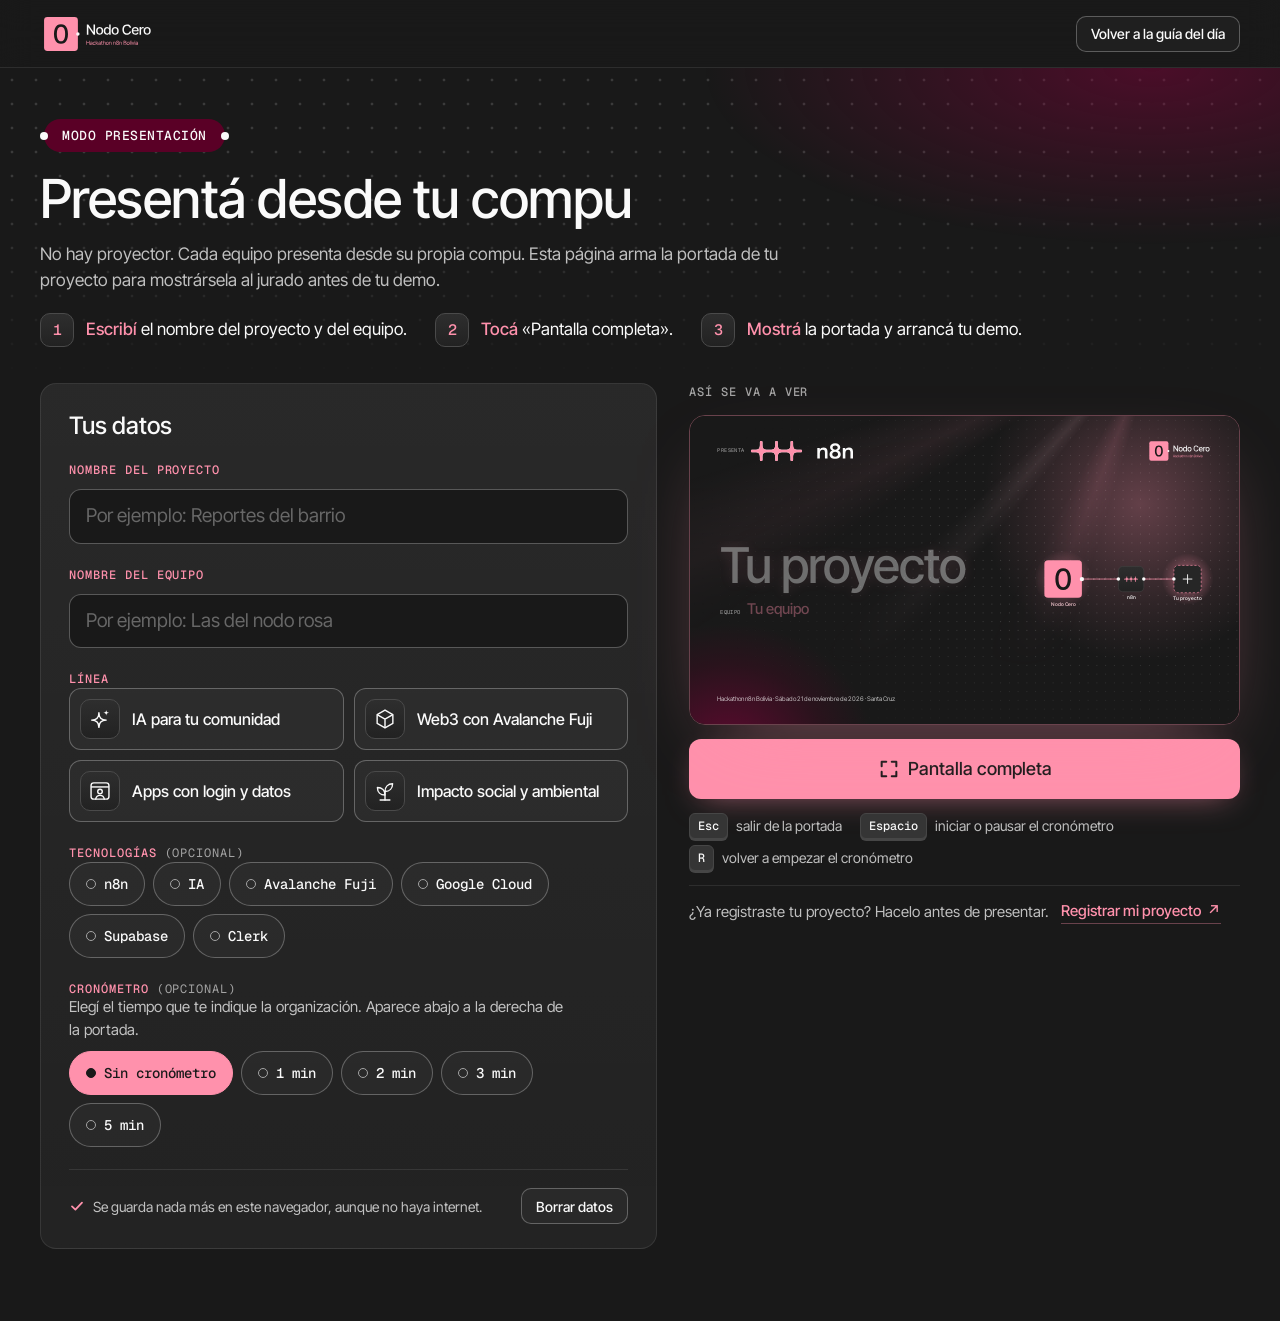
<file: presentar.html>
<!doctype html>
<html lang="es">
<head>
<meta charset="utf-8">
<meta name="viewport" content="width=device-width, initial-scale=1, viewport-fit=cover">
<title>Modo presentación · Nodo Cero, Hackathon n8n Bolivia</title>
<meta name="description" content="No hay proyector: cada equipo presenta desde su compu. Escribí el nombre de tu equipo y de tu proyecto, tocá «Pantalla completa» y mostrale la portada al jurado al empezar tu demo.">
<link rel="canonical" href="https://nodo-cero-bo.github.io/presentar.html">
<meta name="theme-color" content="#191919">
<meta name="color-scheme" content="dark">

<meta property="og:type" content="website">
<meta property="og:site_name" content="Nodo Cero">
<meta property="og:locale" content="es_BO">
<meta property="og:url" content="https://nodo-cero-bo.github.io/presentar.html">
<meta property="og:title" content="Modo presentación · Nodo Cero">
<meta property="og:description" content="Cada equipo presenta desde su compu: la portada de tu proyecto en pantalla completa, con un cronómetro opcional.">
<meta property="og:image" content="https://nodo-cero-bo.github.io/assets/og.png">
<meta property="og:image:width" content="1200">
<meta property="og:image:height" content="630">
<meta property="og:image:alt" content="Nodo Cero, Hackathon n8n Bolivia: un flujo de nodos de n8n conectados con líneas rosas sobre una grilla de puntos.">
<meta name="twitter:card" content="summary_large_image">

<link rel="icon" href="assets/favicon.svg" type="image/svg+xml">
<link rel="icon" href="assets/favicon-32.png" sizes="32x32" type="image/png">
<link rel="apple-touch-icon" href="assets/apple-touch-icon.png">
<link rel="preload" href="assets/fuentes/InterTight-500.woff" as="font" type="font/woff" crossorigin>
<link rel="preload" href="assets/fuentes/InterTight-400.woff" as="font" type="font/woff" crossorigin>
<link rel="preload" href="assets/fuentes/GeistMono-500.woff" as="font" type="font/woff" crossorigin>
<link rel="preload" href="assets/fuentes/GeistMono-400.woff" as="font" type="font/woff" crossorigin>
<link rel="stylesheet" href="assets/css/estilos.css">
<link rel="stylesheet" href="assets/css/presentar.css">
</head>
<body class="pres">
<a class="saltar" href="#contenido">Saltar al contenido</a>

<header class="cabecera">
  <div class="contenedor cabecera__fila">
    <a class="cabecera__marca" href="./" aria-label="Nodo Cero, volver a la página">
      <img src="assets/logos/nodo-cero_horizontal_fondo-oscuro.svg" alt="Nodo Cero, Hackathon n8n Bolivia" width="2039" height="744">
    </a>
    <a class="boton boton--borde boton--chico pres__volver" href="./#dia">Volver a la guía del día</a>
  </div>
</header>

<main id="contenido">
  <section class="pres-intro" aria-labelledby="titulo-pres">
    <div class="pres-intro__fondo" aria-hidden="true"></div>
    <div class="contenedor">
      <p class="capsula capsula--sola capsula--acento">MODO PRESENTACIÓN</p>
      <h1 id="titulo-pres">Presentá desde tu compu</h1>
      <p class="pres-intro__bajada">No hay proyector. Cada equipo presenta desde su propia compu. Esta página arma la portada de tu proyecto para mostrársela al jurado antes de tu demo.</p>
      <ol class="pres-pasos" aria-label="Cómo se usa">
        <li><span class="pres-pasos__num" aria-hidden="true">1</span><span><b>Escribí</b> el nombre del proyecto y del equipo.</span></li>
        <li><span class="pres-pasos__num" aria-hidden="true">2</span><span><b>Tocá</b> «Pantalla completa».</span></li>
        <li><span class="pres-pasos__num" aria-hidden="true">3</span><span><b>Mostrá</b> la portada y arrancá tu demo.</span></li>
      </ol>
    </div>
  </section>

  <div class="contenedor pres-grilla">
    <form class="pres-form tarjeta" id="pres-form" novalidate aria-labelledby="titulo-form">
      <h2 class="pres-form__titulo" id="titulo-form">Tus datos</h2>

      <div class="campo">
        <label class="campo__rotulo" for="f-proyecto">Nombre del proyecto</label>
        <input class="campo__entrada" id="f-proyecto" name="proyecto" type="text" maxlength="80" autocomplete="off" spellcheck="false" placeholder="Por ejemplo: Reportes del barrio" aria-describedby="error">
      </div>

      <div class="campo">
        <label class="campo__rotulo" for="f-equipo">Nombre del equipo</label>
        <input class="campo__entrada" id="f-equipo" name="equipo" type="text" maxlength="60" autocomplete="off" spellcheck="false" placeholder="Por ejemplo: Las del nodo rosa" aria-describedby="error">
      </div>

      <fieldset class="campo">
        <legend class="campo__rotulo">Línea</legend>
        <div class="opciones-linea">
          <label class="opcion-linea">
            <input type="radio" name="linea" value="ia">
            <span class="opcion-linea__icono" aria-hidden="true"><svg viewBox="0 0 48 48"><path d="M22 12.5Q22 26 35.5 26Q22 26 22 39.5Q22 26 8.5 26Q22 26 22 12.5Z" fill="none" stroke="#FAFAFA" stroke-width="2.6" stroke-linejoin="round"/><path d="M35.5 7Q35.5 12.5 41 12.5Q35.5 12.5 35.5 18Q35.5 12.5 30 12.5Q35.5 12.5 35.5 7Z" fill="#FAFAFA"/></svg></span>
            <span class="opcion-linea__texto">IA para tu comunidad</span>
          </label>
          <label class="opcion-linea">
            <input type="radio" name="linea" value="web3">
            <span class="opcion-linea__icono" aria-hidden="true"><svg viewBox="0 0 48 48"><path d="M24 7.5 38.5 15.8V32.2L24 40.5 9.5 32.2V15.8Z" fill="none" stroke="#FAFAFA" stroke-width="2.6" stroke-linejoin="round"/><path d="M9.5 15.8 24 24.1l14.5-8.3M24 24.1v16.4" fill="none" stroke="#FAFAFA" stroke-width="2.6" stroke-linejoin="round"/></svg></span>
            <span class="opcion-linea__texto">Web3 con Avalanche Fuji</span>
          </label>
          <label class="opcion-linea">
            <input type="radio" name="linea" value="apps">
            <span class="opcion-linea__icono" aria-hidden="true"><svg viewBox="0 0 48 48"><rect x="7.5" y="9" width="33" height="30" rx="5" fill="none" stroke="#FAFAFA" stroke-width="2.6"/><path d="M7.5 16.5h33" stroke="#FAFAFA" stroke-width="2.6"/><circle cx="24" cy="25" r="4.2" fill="none" stroke="#FAFAFA" stroke-width="2.6"/><path d="M16 39c.9-4.6 4-7 8-7s7.1 2.4 8 7" fill="none" stroke="#FAFAFA" stroke-width="2.6" stroke-linecap="round"/></svg></span>
            <span class="opcion-linea__texto">Apps con login y datos</span>
          </label>
          <label class="opcion-linea">
            <input type="radio" name="linea" value="impacto">
            <span class="opcion-linea__icono" aria-hidden="true"><svg viewBox="0 0 48 48"><path d="M24 40.5V24" fill="none" stroke="#FAFAFA" stroke-width="2.6" stroke-linecap="round"/><path d="M24 31.5C15.5 31.5 10 26 10 17.5 18.5 17.5 24 23 24 31.5Z" fill="none" stroke="#FAFAFA" stroke-width="2.6" stroke-linejoin="round"/><path d="M24 25C24 16.5 29.5 10.5 38 10.5 38 19 32.5 25 24 25Z" fill="none" stroke="#FAFAFA" stroke-width="2.6" stroke-linejoin="round"/><path d="M15 40.5h18" stroke="#FAFAFA" stroke-width="2.6" stroke-linecap="round"/></svg></span>
            <span class="opcion-linea__texto">Impacto social y ambiental</span>
          </label>
        </div>
      </fieldset>

      <fieldset class="campo">
        <legend class="campo__rotulo">Tecnologías <span class="campo__opcional">(opcional)</span></legend>
        <div class="chips-elegir">
          <label><input type="checkbox" name="tec" value="n8n"><span>n8n</span></label>
          <label><input type="checkbox" name="tec" value="ia"><span>IA</span></label>
          <label><input type="checkbox" name="tec" value="avalanche"><span>Avalanche Fuji</span></label>
          <label><input type="checkbox" name="tec" value="google-cloud"><span>Google Cloud</span></label>
          <label><input type="checkbox" name="tec" value="supabase"><span>Supabase</span></label>
          <label><input type="checkbox" name="tec" value="clerk"><span>Clerk</span></label>
        </div>
      </fieldset>

      <fieldset class="campo" aria-describedby="ayuda-crono">
        <legend class="campo__rotulo">Cronómetro <span class="campo__opcional">(opcional)</span></legend>
        <p class="campo__ayuda" id="ayuda-crono">Elegí el tiempo que te indique la organización. Aparece abajo a la derecha de la portada.</p>
        <div class="chips-elegir chips-elegir--crono">
          <label><input type="radio" name="minutos" value="0" checked><span>Sin cronómetro</span></label>
          <label><input type="radio" name="minutos" value="1"><span>1 min</span></label>
          <label><input type="radio" name="minutos" value="2"><span>2 min</span></label>
          <label><input type="radio" name="minutos" value="3"><span>3 min</span></label>
          <label><input type="radio" name="minutos" value="5"><span>5 min</span></label>
        </div>
      </fieldset>

      <div class="pres-form__pie">
        <p class="pres-form__guardado"><svg viewBox="0 0 16 16" width="16" height="16" aria-hidden="true"><path d="M3 8.4 6.4 11.6 13 4.6" fill="none" stroke="currentColor" stroke-width="1.8" stroke-linecap="round" stroke-linejoin="round"/></svg>Se guarda nada más en este navegador, aunque no haya internet.</p>
        <button class="boton boton--borde boton--chico" type="button" id="borrar">Borrar datos</button>
      </div>
    </form>

    <aside class="pres-vista" aria-labelledby="vista-titulo">
      <p class="pres-vista__rotulo" id="vista-titulo">ASÍ SE VA A VER</p>
      <div class="pres-vista__marco" id="vista" aria-hidden="true"></div>
      <button class="boton boton--rosa boton--grande boton--ancho pres-vista__abrir" type="button" id="abrir">
        <svg viewBox="0 0 24 24" width="22" height="22" aria-hidden="true"><path d="M4 9V4h5M15 4h5v5M20 15v5h-5M9 20H4v-5" fill="none" stroke="currentColor" stroke-width="2.2" stroke-linecap="round" stroke-linejoin="round"/></svg>
        Pantalla completa
      </button>
      <p class="pres-vista__error" id="error" role="alert"></p>
      <ul class="pres-vista__teclas" aria-label="Teclas">
        <li><kbd>Esc</kbd> salir de la portada</li>
        <li><kbd>Espacio</kbd> iniciar o pausar el cronómetro</li>
        <li><kbd>R</kbd> volver a empezar el cronómetro</li>
      </ul>
      <p class="pres-vista__nota">¿Ya registraste tu proyecto? Hacelo antes de presentar. <a class="enlace-flecha" href="https://github.com/nodo-cero-bo/proyectos/issues/new?template=proyecto.yml" target="_blank" rel="noopener">Registrar mi proyecto</a></p>
    </aside>
  </div>
</main>

<!-- La portada en pantalla completa. Se arma con la misma lámina que la vista previa. -->
<div class="portada" id="portada" hidden role="dialog" aria-modal="true" aria-labelledby="portada-titulo" tabindex="-1">
  <div class="portada__lamina" id="portada-lamina"></div>
  <div class="portada__barra" id="barra">
    <button class="boton boton--rosa" type="button" id="crono-alternar">Iniciar cronómetro</button>
    <button class="boton boton--borde" type="button" id="crono-reiniciar">Volver a empezar</button>
    <button class="boton boton--claro" type="button" id="cerrar">Salir</button>
  </div>
  <p class="oculto" id="portada-aviso" aria-live="polite"></p>
</div>

<template id="tpl-lamina">
  <div class="lamina">
    <div class="lamina__fondo" aria-hidden="true">
      <div class="lamina__puntos"></div>
      <div class="lamina__halo lamina__halo--a"></div>
      <div class="lamina__halo lamina__halo--b"></div>
      <div class="lamina__rayos"></div>
      <div class="lamina__piso"></div>
    </div>
    <div class="lamina__arriba">
      <p class="lamina__presenta"><span>Presenta</span><img src="assets/logos/n8n-logo-white-accent.svg" alt="n8n" width="480" height="96"></p>
      <img class="lamina__nc" src="assets/logos/nodo-cero_horizontal_fondo-oscuro.svg" alt="Nodo Cero, Hackathon n8n Bolivia" width="2039" height="744">
    </div>
    <div class="lamina__centro">
      <div class="lamina__texto">
        <p class="lamina__linea" data-campo="linea" hidden></p>
        <h2 class="lamina__proyecto" data-campo="proyecto">Tu proyecto</h2>
        <p class="lamina__equipo" data-campo="equipo-caja"><span>EQUIPO</span><b data-campo="equipo">Tu equipo</b></p>
        <ul class="lamina__tec" data-campo="tec" aria-label="Tecnologías"></ul>
      </div>
      <div class="lamina__flujo" data-campo="flujo" aria-hidden="true"></div>
    </div>
    <div class="lamina__abajo">
      <p class="lamina__evento">Hackathon n8n Bolivia · Sábado 21 de noviembre de 2026 · Santa Cruz</p>
      <div class="lamina__crono" data-campo="crono" role="timer" aria-label="Cronómetro" hidden>
        <span class="lamina__crono-rotulo" data-campo="crono-rotulo">TIEMPO</span>
        <span class="lamina__crono-dig" data-campo="crono-dig">00:00</span>
      </div>
    </div>
    <div class="lamina__barra-tiempo" data-campo="crono-barra" hidden><span></span></div>
  </div>
</template>

<div class="aviso" id="aviso" role="status" aria-live="polite"></div>

<script src="assets/js/presentar.js" defer></script>
</body>
</html>
</file>
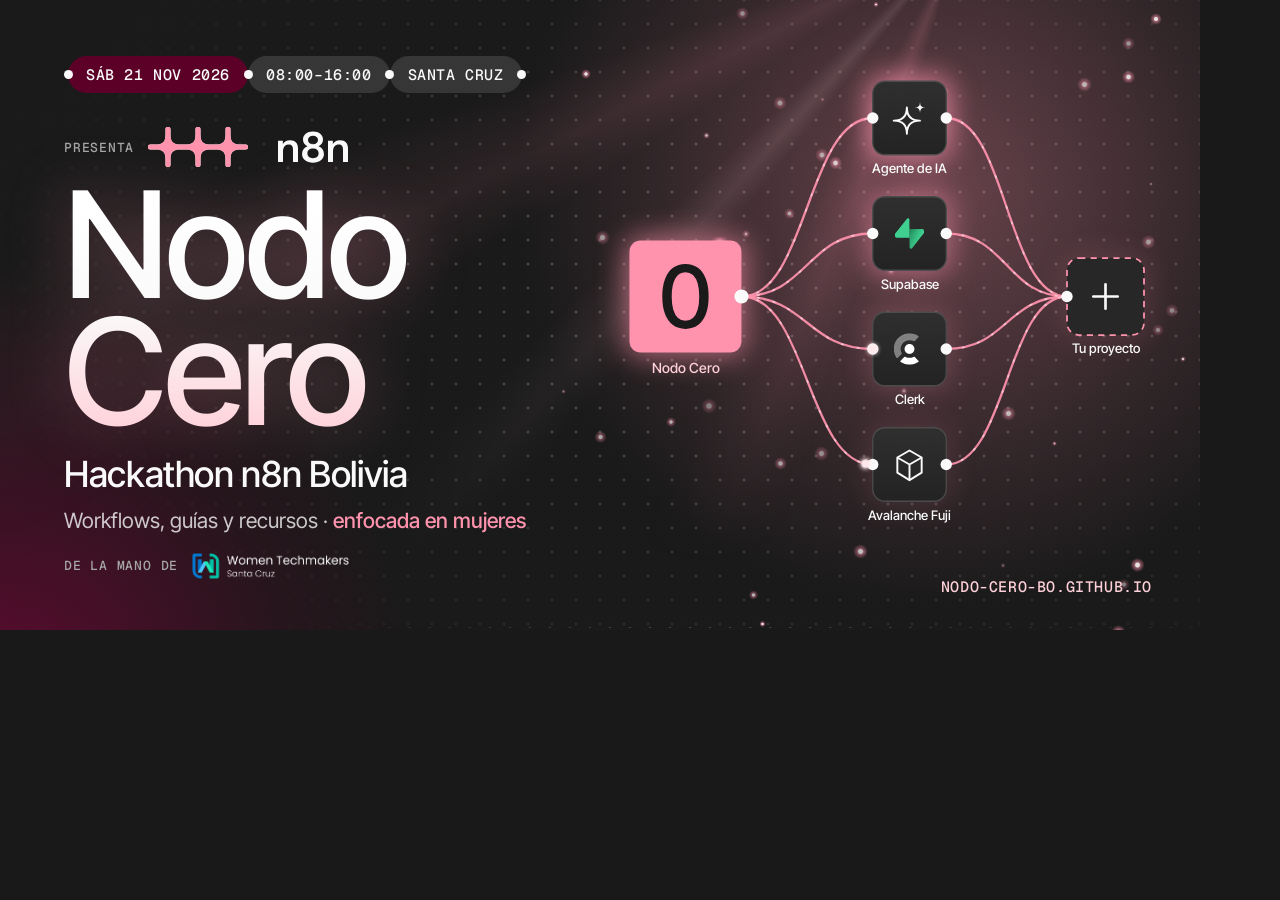
<file: tools/og.html>
<!doctype html>
<html lang="es">
<head>
<meta charset="utf-8">
<title>Nodo Cero · vista previa social</title>
<!-- Fuente de assets/og.png (1200 × 630). Se renderiza con Chrome sin interfaz:
     chrome-headless-shell --headless --window-size=1200,630 --screenshot=assets/og.png tools/og.html -->
<style>
  @font-face { font-family: "Inter Tight"; font-weight: 400; src: url("../assets/fuentes/InterTight-400.woff") format("woff"); }
  @font-face { font-family: "Inter Tight"; font-weight: 500; src: url("../assets/fuentes/InterTight-500.woff") format("woff"); }
  @font-face { font-family: "Geist Mono"; font-weight: 500; src: url("../assets/fuentes/GeistMono-500.woff") format("woff"); }
  * { box-sizing: border-box; margin: 0; padding: 0; }
  html, body { width: 1200px; height: 630px; overflow: hidden; background: #191919; }
  body { position: relative; color: #FAFAFA; font-family: "Inter Tight", sans-serif; font-feature-settings: "liga" 1; -webkit-font-smoothing: antialiased; }
  .capa { position: absolute; inset: 0; }
  .puntos { background-image: radial-gradient(circle, #464646 1.25px, transparent 1.75px); background-size: 24px 24px; background-position: 12px 12px;
    -webkit-mask-image: radial-gradient(ellipse 80% 85% at 66% 45%, #000 30%, transparent 90%); }
  .halo-a { background: radial-gradient(circle 560px at 78% 30%, rgba(255,145,172,.34), rgba(255,145,172,.1) 50%, transparent 75%); }
  .halo-b { background: radial-gradient(circle 520px at 0% 110%, rgba(135,0,60,.6), rgba(90,0,38,.2) 55%, transparent 80%); }
  .rayos { background: conic-gradient(from 196deg at 80% -10%, transparent 0deg, rgba(255,145,172,.14) 6deg, transparent 13deg, transparent 22deg, rgba(255,208,217,.11) 26deg, transparent 31deg, transparent 40deg, rgba(255,145,172,.09) 47deg, transparent 56deg, transparent 360deg);
    -webkit-mask-image: linear-gradient(to bottom, #000 20%, transparent 90%); }
  .piso { left: -20%; right: -20%; top: auto; bottom: -4%; height: 44%; background-image: radial-gradient(circle, rgba(255,208,217,.7) 1.2px, transparent 1.7px); background-size: 24px 24px;
    transform: perspective(460px) rotateX(70deg); transform-origin: 50% 100%; -webkit-mask-image: radial-gradient(ellipse 60% 90% at 62% 100%, #000 20%, transparent 75%); opacity: .45; }
  .chispa { position: absolute; border-radius: 50%; background: radial-gradient(circle, rgba(255,250,251,.95) 0 18%, rgba(255,145,172,.55) 30%, rgba(255,145,172,0) 70%); }
  .texto { position: absolute; left: 64px; top: 56px; width: 600px; }
  .capsulas { display: flex; padding-left: 4px; list-style: none; }
  .capsula { position: relative; font-family: "Geist Mono", monospace; font-weight: 500; font-size: 15px; letter-spacing: .04em; line-height: 1; padding: 11px 18px; border-radius: 400px; background: #353535; white-space: nowrap; }
  .capsula:first-child { background: #5A0026; }
  .capsula::before, .capsula:last-child::after { content: ""; position: absolute; top: 50%; width: 9px; height: 9px; margin-top: -4.5px; border-radius: 50%; background: #FAFAFA; z-index: 1; }
  .capsula::before { left: -4.5px; }
  .capsula:last-child::after { right: -4.5px; }
  .presenta { display: flex; align-items: center; gap: 14px; margin-top: 34px; }
  .presenta span, .wtm span { font-family: "Geist Mono", monospace; font-size: 13px; letter-spacing: .06em; color: #A4A4A4; }
  .presenta img { height: 40px; }
  h1 { margin-top: 14px; font-weight: 500; font-size: 148px; line-height: .86; letter-spacing: -.02em;
    background: linear-gradient(180deg, #FFFFFF 10%, #FAFAFA 50%, #FFD0D9 100%); -webkit-background-clip: text; color: transparent; filter: drop-shadow(0 0 30px rgba(255,145,172,.3)); }
  h1 span { display: block; }
  .sub { margin-top: 16px; font-size: 36px; font-weight: 500; letter-spacing: -.01em; }
  .bajada { margin-top: 12px; font-size: 21px; color: rgba(250,250,250,.78); }
  .bajada b { color: #FF91AC; font-weight: 500; }
  .wtm { display: flex; align-items: center; gap: 14px; margin-top: 20px; }
  .wtm img { height: 26px; }
  .flujo-og { position: absolute; right: 28px; top: 34px; width: 560px; }
  .flujo-og svg { width: 100%; height: auto; overflow: visible; }
  .flujo__arista { fill: none; stroke: #FF91AC; stroke-width: 2.6; stroke-linecap: round; opacity: .92; }
  .flujo__corriente { fill: none; stroke: #FFE8EC; stroke-width: 2; stroke-linecap: round; stroke-dasharray: 1.5 17; opacity: .6; }
  .flujo__etiqueta { fill: #FAFAFA; font-family: "Inter Tight", sans-serif; font-weight: 500; text-anchor: middle; }
  .flujo__etiqueta--cero { fill: #FFD0D9; }
  .url { position: absolute; right: 48px; bottom: 34px; font-family: "Geist Mono", monospace; font-weight: 500; font-size: 15px; letter-spacing: .04em; color: #FFD0D9; }
  .grano { opacity: .07; mix-blend-mode: overlay; background-image: url("data:image/svg+xml,%3Csvg xmlns='http://www.w3.org/2000/svg' width='160' height='160'%3E%3Cfilter id='n'%3E%3CfeTurbulence type='fractalNoise' baseFrequency='0.85' numOctaves='2' stitchTiles='stitch'/%3E%3C/filter%3E%3Crect width='100%25' height='100%25' filter='url(%23n)'/%3E%3C/svg%3E"); }
</style>
</head>
<body>
  <div class="capa puntos"></div>
  <div class="capa halo-a"></div>
  <div class="capa halo-b"></div>
  <div class="capa rayos"></div>
  <div class="capa piso"></div>
  <div class="capa" id="chispas"></div>

  <div class="flujo-og">
<!-- heroe:inicio -->
<svg class="flujo flujo--compu" id="flujo-compu" viewBox="0 0 640 600" role="img" aria-labelledby="flujo-compu-titulo">
<title id="flujo-compu-titulo">Un workflow de n8n: del Nodo Cero salen conexiones rosas hacia un agente de IA, Supabase, Clerk y Avalanche Fuji, que se juntan en tu proyecto.</title>
<defs>
  <filter id="flujo-compu-desenfoque" x="-60%" y="-60%" width="220%" height="220%"><feGaussianBlur stdDeviation="16"/></filter>
  <filter id="flujo-compu-brillo" x="-200%" y="-200%" width="500%" height="500%"><feGaussianBlur stdDeviation="3" result="b"/><feMerge><feMergeNode in="b"/><feMergeNode in="b"/><feMergeNode in="SourceGraphic"/></feMerge></filter>
  <linearGradient id="flujo-compu-nodo" x1="0" y1="0" x2="0" y2="1"><stop offset="0" stop-color="#2E2E2E"/><stop offset="1" stop-color="#222222"/></linearGradient>
</defs>
<g class="flujo__halos"><rect x="14" y="230" width="140" height="140" rx="20" fill="#FF91AC" filter="url(#flujo-compu-desenfoque)" opacity="0.45" class="flujo__halo"><animate attributeName="opacity" dur="4.8s" repeatCount="indefinite" keyTimes="0.0000;0.0010;0.0510;0.2010;0.9900;1.0000" values="0.45;0.45;0.85;0.6;0.45;0.45"/></rect><rect x="292" y="48" width="96" height="96" rx="20" fill="#FF91AC" filter="url(#flujo-compu-desenfoque)" opacity="0.12" class="flujo__halo"><animate attributeName="opacity" dur="4.8s" repeatCount="indefinite" keyTimes="0.0000;0.2396;0.2896;0.4396;0.9900;1.0000" values="0.12;0.12;0.75;0.27;0.12;0.12"/></rect><rect x="292" y="180" width="96" height="96" rx="20" fill="#FF91AC" filter="url(#flujo-compu-desenfoque)" opacity="0.12" class="flujo__halo"><animate attributeName="opacity" dur="4.8s" repeatCount="indefinite" keyTimes="0.0000;0.2646;0.3146;0.4646;0.9900;1.0000" values="0.12;0.12;0.75;0.27;0.12;0.12"/></rect><rect x="292" y="312" width="96" height="96" rx="20" fill="#FF91AC" filter="url(#flujo-compu-desenfoque)" opacity="0.12" class="flujo__halo"><animate attributeName="opacity" dur="4.8s" repeatCount="indefinite" keyTimes="0.0000;0.2896;0.3396;0.4896;0.9900;1.0000" values="0.12;0.12;0.75;0.27;0.12;0.12"/></rect><rect x="292" y="444" width="96" height="96" rx="20" fill="#FF91AC" filter="url(#flujo-compu-desenfoque)" opacity="0.12" class="flujo__halo"><animate attributeName="opacity" dur="4.8s" repeatCount="indefinite" keyTimes="0.0000;0.3146;0.3646;0.5146;0.9900;1.0000" values="0.12;0.12;0.75;0.27;0.12;0.12"/></rect><rect x="514" y="250" width="100" height="100" rx="20" fill="#FF91AC" filter="url(#flujo-compu-desenfoque)" opacity="0.12" class="flujo__halo"><animate attributeName="opacity" dur="4.8s" repeatCount="indefinite" keyTimes="0.0000;0.6583;0.7083;0.8583;0.9900;1.0000" values="0.12;0.12;0.9;0.27;0.12;0.12"/></rect></g>
<g class="flujo__aristas"><path id="flujo-compu-a0" class="flujo__arista" d="M148 300C223 300 223 96 298 96"/><path id="flujo-compu-b0" class="flujo__arista" d="M382 96C451 96 451 300 520 300"/><path id="flujo-compu-a1" class="flujo__arista" d="M148 300C223 300 223 228 298 228"/><path id="flujo-compu-b1" class="flujo__arista" d="M382 228C451 228 451 300 520 300"/><path id="flujo-compu-a2" class="flujo__arista" d="M148 300C223 300 223 360 298 360"/><path id="flujo-compu-b2" class="flujo__arista" d="M382 360C451 360 451 300 520 300"/><path id="flujo-compu-a3" class="flujo__arista" d="M148 300C223 300 223 492 298 492"/><path id="flujo-compu-b3" class="flujo__arista" d="M382 492C451 492 451 300 520 300"/></g>
<g class="flujo__corrientes"><path class="flujo__corriente" d="M148 300C223 300 223 96 298 96"/><path class="flujo__corriente" d="M382 96C451 96 451 300 520 300"/><path class="flujo__corriente" d="M148 300C223 300 223 228 298 228"/><path class="flujo__corriente" d="M382 228C451 228 451 300 520 300"/><path class="flujo__corriente" d="M148 300C223 300 223 360 298 360"/><path class="flujo__corriente" d="M382 360C451 360 451 300 520 300"/><path class="flujo__corriente" d="M148 300C223 300 223 492 298 492"/><path class="flujo__corriente" d="M382 492C451 492 451 300 520 300"/></g>
<g class="flujo__nodo"><rect x="298" y="54" width="84" height="84" rx="14" fill="url(#flujo-compu-nodo)" stroke="#4A4A4A" stroke-width="1.5"/><path d="M337 84Q337 99 352 99Q337 99 337 114Q337 99 322 99Q337 99 337 84Z" fill="none" stroke="#FAFAFA" stroke-width="2.2" stroke-linejoin="round"/><path d="M352 78Q352 84 358 84Q352 84 352 90Q352 84 346 84Q352 84 352 78Z" fill="#FAFAFA"/><text x="340" y="159" class="flujo__etiqueta" font-size="15">Agente de IA</text></g><g class="flujo__nodo"><rect x="298" y="186" width="84" height="84" rx="14" fill="url(#flujo-compu-nodo)" stroke="#4A4A4A" stroke-width="1.5"/><image href="../assets/logos/supabase-logo-icon.svg" x="323" y="210.37614678899084" width="34" height="35.24770642201835"/><text x="340" y="291" class="flujo__etiqueta" font-size="15">Supabase</text></g><g class="flujo__nodo"><rect x="298" y="318" width="84" height="84" rx="14" fill="url(#flujo-compu-nodo)" stroke="#4A4A4A" stroke-width="1.5"/><image href="../assets/logos/symbol-light.svg" x="322" y="342" width="36" height="36"/><text x="340" y="423" class="flujo__etiqueta" font-size="15">Clerk</text></g><g class="flujo__nodo"><rect x="298" y="450" width="84" height="84" rx="14" fill="url(#flujo-compu-nodo)" stroke="#4A4A4A" stroke-width="1.5"/><path d="M340.0 476.0L353.9 484.0L353.9 501.3L340.0 509.9L326.1 501.3L326.1 484.0Z" fill="none" stroke="#FAFAFA" stroke-width="2.2" stroke-linejoin="round"/><path d="M326.1 484.0L340.0 492.0L353.9 484.0M340.0 492.0L340.0 509.9" fill="none" stroke="#FAFAFA" stroke-width="2.2" stroke-linejoin="round"/><text x="340" y="555" class="flujo__etiqueta" font-size="15">Avalanche Fuji</text></g><g class="flujo__nodo flujo__nodo--fin"><rect x="520" y="256" width="88" height="88" rx="14" fill="#262626" stroke="#FF91AC" stroke-width="2" stroke-dasharray="7 6"/><path d="M550 300H578M564 286V314" stroke="#FAFAFA" stroke-width="3" stroke-linecap="round"/><text x="564" y="365" class="flujo__etiqueta" font-size="15">Tu proyecto</text></g>
<g class="flujo__nodo flujo__nodo--cero"><image href="../assets/logos/nodo-cero_simbolo_fondo-oscuro.svg" x="4.6" y="220.6" width="158.7" height="158.7"/><text x="84" y="387" class="flujo__etiqueta flujo__etiqueta--cero" font-size="16">Nodo Cero</text></g>
<g class="flujo__puertos"><circle cx="298" cy="96" r="6.5" fill="#FAFAFA"/><circle cx="382" cy="96" r="6.5" fill="#FAFAFA"/><circle cx="298" cy="228" r="6.5" fill="#FAFAFA"/><circle cx="382" cy="228" r="6.5" fill="#FAFAFA"/><circle cx="298" cy="360" r="6.5" fill="#FAFAFA"/><circle cx="382" cy="360" r="6.5" fill="#FAFAFA"/><circle cx="298" cy="492" r="6.5" fill="#FAFAFA"/><circle cx="382" cy="492" r="6.5" fill="#FAFAFA"/><circle cx="520" cy="300" r="6.5" fill="#FAFAFA"/><circle cx="148" cy="300" r="8.1" fill="#FAFAFA"/></g>
<g class="flujo__pulsos" filter="url(#flujo-compu-brillo)"><circle r="4.5" fill="#FFE8EC" opacity="0" class="flujo__pulso"><animateMotion dur="4.8s" repeatCount="indefinite" keyPoints="0;0;1;1" keyTimes="0;0.0313;0.2500;1" calcMode="spline" keySplines="0 0 1 1;0.45 0 0.55 1;0 0 1 1"><mpath href="#flujo-compu-a0"/></animateMotion><animate attributeName="opacity" dur="4.8s" repeatCount="indefinite" keyTimes="0;0.0313;0.0353;0.2460;0.2500;1" values="0;0;1;1;0;0"/></circle><circle r="4.5" fill="#FFE8EC" opacity="0" class="flujo__pulso"><animateMotion dur="4.8s" repeatCount="indefinite" keyPoints="0;0;1;1" keyTimes="0;0.3646;0.5833;1" calcMode="spline" keySplines="0 0 1 1;0.45 0 0.55 1;0 0 1 1"><mpath href="#flujo-compu-b0"/></animateMotion><animate attributeName="opacity" dur="4.8s" repeatCount="indefinite" keyTimes="0;0.3646;0.3686;0.5793;0.5833;1" values="0;0;1;1;0;0"/></circle><circle r="4.5" fill="#FFE8EC" opacity="0" class="flujo__pulso"><animateMotion dur="4.8s" repeatCount="indefinite" keyPoints="0;0;1;1" keyTimes="0;0.0563;0.2750;1" calcMode="spline" keySplines="0 0 1 1;0.45 0 0.55 1;0 0 1 1"><mpath href="#flujo-compu-a1"/></animateMotion><animate attributeName="opacity" dur="4.8s" repeatCount="indefinite" keyTimes="0;0.0563;0.0603;0.2710;0.2750;1" values="0;0;1;1;0;0"/></circle><circle r="4.5" fill="#FFE8EC" opacity="0" class="flujo__pulso"><animateMotion dur="4.8s" repeatCount="indefinite" keyPoints="0;0;1;1" keyTimes="0;0.3896;0.6083;1" calcMode="spline" keySplines="0 0 1 1;0.45 0 0.55 1;0 0 1 1"><mpath href="#flujo-compu-b1"/></animateMotion><animate attributeName="opacity" dur="4.8s" repeatCount="indefinite" keyTimes="0;0.3896;0.3936;0.6043;0.6083;1" values="0;0;1;1;0;0"/></circle><circle r="4.5" fill="#FFE8EC" opacity="0" class="flujo__pulso"><animateMotion dur="4.8s" repeatCount="indefinite" keyPoints="0;0;1;1" keyTimes="0;0.0813;0.3000;1" calcMode="spline" keySplines="0 0 1 1;0.45 0 0.55 1;0 0 1 1"><mpath href="#flujo-compu-a2"/></animateMotion><animate attributeName="opacity" dur="4.8s" repeatCount="indefinite" keyTimes="0;0.0813;0.0853;0.2960;0.3000;1" values="0;0;1;1;0;0"/></circle><circle r="4.5" fill="#FFE8EC" opacity="0" class="flujo__pulso"><animateMotion dur="4.8s" repeatCount="indefinite" keyPoints="0;0;1;1" keyTimes="0;0.4146;0.6333;1" calcMode="spline" keySplines="0 0 1 1;0.45 0 0.55 1;0 0 1 1"><mpath href="#flujo-compu-b2"/></animateMotion><animate attributeName="opacity" dur="4.8s" repeatCount="indefinite" keyTimes="0;0.4146;0.4186;0.6293;0.6333;1" values="0;0;1;1;0;0"/></circle><circle r="4.5" fill="#FFE8EC" opacity="0" class="flujo__pulso"><animateMotion dur="4.8s" repeatCount="indefinite" keyPoints="0;0;1;1" keyTimes="0;0.1063;0.3250;1" calcMode="spline" keySplines="0 0 1 1;0.45 0 0.55 1;0 0 1 1"><mpath href="#flujo-compu-a3"/></animateMotion><animate attributeName="opacity" dur="4.8s" repeatCount="indefinite" keyTimes="0;0.1063;0.1103;0.3210;0.3250;1" values="0;0;1;1;0;0"/></circle><circle r="4.5" fill="#FFE8EC" opacity="0" class="flujo__pulso"><animateMotion dur="4.8s" repeatCount="indefinite" keyPoints="0;0;1;1" keyTimes="0;0.4396;0.6583;1" calcMode="spline" keySplines="0 0 1 1;0.45 0 0.55 1;0 0 1 1"><mpath href="#flujo-compu-b3"/></animateMotion><animate attributeName="opacity" dur="4.8s" repeatCount="indefinite" keyTimes="0;0.4396;0.4436;0.6543;0.6583;1" values="0;0;1;1;0;0"/></circle></g>
</svg>
<!-- heroe:fin -->
  </div>

  <div class="texto">
    <ul class="capsulas"><li class="capsula">SÁB 21 NOV 2026</li><li class="capsula">08:00–16:00</li><li class="capsula">SANTA CRUZ</li></ul>
    <p class="presenta"><span>PRESENTA</span><img src="../assets/logos/n8n-logo-white-accent.svg" alt="n8n"></p>
    <h1><span>Nodo</span><span>Cero</span></h1>
    <p class="sub">Hackathon n8n Bolivia</p>
    <p class="bajada">Workflows, guías y recursos · <b>enfocada en mujeres</b></p>
    <p class="wtm"><span>DE LA MANO DE</span><img src="../assets/logos/wtm-santa-cruz-para-fondo-oscuro.png" alt="Women Techmakers Santa Cruz"></p>
  </div>
  <p class="url">NODO-CERO-BO.GITHUB.IO</p>
  <div class="capa grano"></div>

<script>
  // Chispas fijas (semilla determinista) y el flujo congelado en un momento lindo.
  let s = 7; const rnd = () => (s = (s * 16807) % 2147483647) / 2147483647;
  const caja = document.getElementById('chispas');
  for (let i = 0; i < 46; i++) {
    const d = document.createElement('i'); d.className = 'chispa';
    const r = 4 + rnd() * 12; d.style.cssText = `left:${560 + rnd() * 640}px;top:${rnd() * 630}px;width:${r}px;height:${r}px;opacity:${.35 + rnd() * .65}`;
    caja.appendChild(d);
  }
  const svg = document.querySelector('.flujo-og svg');
  if (svg) { svg.pauseAnimations(); svg.setCurrentTime(1.42); }
</script>
</body>
</html>
</file>
<file: assets/css/estilos.css>
/* Nodo Cero · Hackathon n8n Bolivia
   Modo oscuro de la marca n8n: fondo #191919 / #242424, texto #FAFAFA, rosa #FF91AC,
   bordó #5A0026, rosa claro #FFD0D9. Inter Tight para titulares y texto, Geist Mono
   (en mayúsculas) para cápsulas y rótulos. Grilla de 8 px. */

/* ------------------------------------------------------------------ fuentes (SIL OFL 1.1) */
@font-face { font-family: "Inter Tight"; font-weight: 400; font-style: normal; font-display: swap;
  src: url("../fuentes/InterTight-400.woff") format("woff"); }
@font-face { font-family: "Inter Tight"; font-weight: 500; font-style: normal; font-display: swap;
  src: url("../fuentes/InterTight-500.woff") format("woff"); }
@font-face { font-family: "Geist Mono"; font-weight: 400; font-style: normal; font-display: swap;
  src: url("../fuentes/GeistMono-400.woff") format("woff"); }
@font-face { font-family: "Geist Mono"; font-weight: 500; font-style: normal; font-display: swap;
  src: url("../fuentes/GeistMono-500.woff") format("woff"); }

/* ------------------------------------------------------------------ tokens */
:root {
  --negro: #191919;
  --gris-90: #242424;
  --gris-88: #202020;
  --gris-85: #353535;
  --gris-80: #464646;
  --gris-70: #676767;
  --gris-50: #A4A4A4;
  --blanco: #FAFAFA;
  --texto-2: rgba(250, 250, 250, 0.74);
  --texto-3: #A4A4A4;
  --rosa: #FF91AC;
  --rosa-10: #FFE8EC;
  --rosa-20: #FFD0D9;
  --rosa-70: #87003C;
  --bordo: #5A0026;
  --rosa-90: #44001B;
  --borde: rgba(250, 250, 250, 0.09);
  --borde-fuerte: rgba(250, 250, 250, 0.28);
  --radio-s: 8px;
  --radio-m: 12px;
  --radio-l: 16px;
  --radio-xl: 24px;
  --sans: "Inter Tight", system-ui, -apple-system, "Segoe UI", Roboto, Arial, sans-serif;
  --mono: "Geist Mono", ui-monospace, SFMono-Regular, Menlo, Consolas, monospace;
  --cabecera: 68px;
  --lateral: clamp(16px, 4vw, 40px);
  color-scheme: dark;
}

/* ------------------------------------------------------------------ base */
*, *::before, *::after { box-sizing: border-box; }
html { -webkit-text-size-adjust: 100%; text-size-adjust: 100%; }
@media (prefers-reduced-motion: no-preference) { html { scroll-behavior: smooth; } }
body {
  margin: 0;
  background: var(--negro);
  color: var(--blanco);
  font-family: var(--sans);
  font-size: 16px;
  line-height: 1.5;
  font-feature-settings: "liga" 1;
  -webkit-font-smoothing: antialiased;
  -moz-osx-font-smoothing: grayscale;
  overflow-x: hidden;
}
img, svg, canvas { display: block; max-width: 100%; }
img { height: auto; }
a { color: inherit; }
h1, h2, h3, p, ul, ol, dl, dd, figure { margin: 0; }
ul, ol { padding: 0; list-style: none; }
button { font: inherit; color: inherit; }
code { font-family: var(--mono); font-size: 0.92em; }
strong { font-weight: 500; }
[hidden] { display: none !important; }
main { overflow-x: clip; }
section[id], [id].ancla { scroll-margin-top: calc(var(--cabecera) + 16px); }
::selection { background: var(--rosa); color: var(--negro); }

:focus-visible { outline: 3px solid var(--rosa); outline-offset: 3px; border-radius: 6px; }

.oculto {
  position: absolute !important; width: 1px; height: 1px; padding: 0; margin: -1px;
  overflow: hidden; clip: rect(0 0 0 0); white-space: nowrap; border: 0;
}
.saltar {
  position: absolute; left: 16px; top: -64px; z-index: 100;
  background: var(--rosa); color: var(--negro); padding: 10px 16px; border-radius: var(--radio-s);
  font-weight: 500; text-decoration: none; transition: top 0.2s;
}
.saltar:focus { top: 12px; }

.contenedor { width: 100%; max-width: 1280px; margin-inline: auto; padding-inline: var(--lateral); }
.tenue { color: var(--texto-3); }

/* ------------------------------------------------------------------ cápsulas (conectadas, con puntos) */
.capsulas { display: inline-flex; flex-wrap: wrap; row-gap: 12px; padding-inline: 4px; }
.capsula {
  position: relative;
  display: inline-flex; align-items: center;
  font-family: var(--mono); font-weight: 500; font-size: 13px; line-height: 1;
  letter-spacing: 0.04em; text-transform: uppercase; white-space: nowrap;
  color: var(--blanco); background: var(--gris-85);
  padding: 10px 18px; border-radius: 400px;
}
.capsula--acento { background: var(--bordo); }
.capsula::before, .capsulas .capsula:last-child::after, .capsula--sola::after {
  content: ""; position: absolute; top: 50%; width: 8px; height: 8px; margin-top: -4px;
  border-radius: 50%; background: var(--blanco); z-index: 1;
}
.capsula::before { left: -4px; }
.capsulas .capsula:last-child::after, .capsula--sola::after { right: -4px; }
.capsula--sola { margin-inline: 4px; }

/* ------------------------------------------------------------------ botones y enlaces */
.boton {
  --brillo: rgba(255, 145, 172, 0);
  display: inline-flex; align-items: center; justify-content: center; gap: 8px;
  min-height: 44px; padding: 0 20px; border-radius: var(--radio-m);
  font-family: var(--sans); font-weight: 500; font-size: 16px; line-height: 1.1;
  text-decoration: none; text-align: center; cursor: pointer;
  border: 1.5px solid transparent; background: none;
  transition: background-color 0.2s, border-color 0.2s, color 0.2s, box-shadow 0.25s, transform 0.2s;
}
.boton--rosa { background: var(--rosa); color: var(--negro); box-shadow: 0 8px 32px -12px rgba(255, 145, 172, 0.6); }
.boton--rosa:hover { background: var(--rosa-20); box-shadow: 0 10px 40px -8px rgba(255, 145, 172, 0.75); }
.boton--rosa:active { background: #FFBCCA; }
.boton--borde { border-color: var(--borde-fuerte); color: var(--blanco); background: rgba(250, 250, 250, 0.03); }
.boton--borde:hover { border-color: var(--rosa); background: rgba(255, 145, 172, 0.1); }
.boton--claro { background: var(--blanco); color: var(--negro); }
.boton--claro:hover { background: var(--rosa-10); }
.boton--grande { min-height: 54px; padding: 0 28px; font-size: 17px; }
.boton--chico { min-height: 36px; padding: 0 14px; font-size: 14px; border-radius: 10px; }
.boton--ancho { width: 100%; }
.boton:disabled, .boton[aria-disabled="true"] { opacity: 0.42; cursor: not-allowed; box-shadow: none; }
.boton:disabled:hover { background: inherit; }
.boton--borde:disabled:hover { border-color: var(--borde-fuerte); background: rgba(250, 250, 250, 0.03); }
.boton--rosa:disabled:hover { background: var(--rosa); }
@media (prefers-reduced-motion: no-preference) {
  .boton:not(:disabled):hover { transform: translateY(-1px); }
}

.enlace-flecha {
  display: inline-flex; align-items: center; gap: 6px;
  color: var(--rosa); font-weight: 500; text-decoration: none;
  border-bottom: 1px solid rgba(255, 145, 172, 0.35); padding-bottom: 1px;
  transition: border-color 0.2s, color 0.2s;
}
.enlace-flecha::after { content: "→"; transition: transform 0.2s; }
.enlace-flecha[target="_blank"]::after { content: "↗"; }
.enlace-flecha:hover { color: var(--rosa-20); border-color: var(--rosa-20); }
.enlace-flecha:hover::after { transform: translateX(2px); }

/* ------------------------------------------------------------------ cabecera */
.cabecera {
  position: sticky; top: 0; z-index: 50; height: var(--cabecera);
  background: rgba(25, 25, 25, 0.72);
  -webkit-backdrop-filter: blur(16px) saturate(140%); backdrop-filter: blur(16px) saturate(140%);
  border-bottom: 1px solid var(--borde);
}
.cabecera__fila { height: 100%; display: flex; align-items: center; justify-content: space-between; gap: 24px; }
.cabecera__marca { flex: none; display: block; border-radius: 8px; }
.cabecera__marca img { height: 42px; width: auto; }
.cabecera__nav { display: flex; align-items: center; gap: 4px; }
.cabecera__nav a:not(.boton) {
  padding: 8px 10px; border-radius: 10px; font-size: 15px; font-weight: 500; white-space: nowrap;
  color: var(--texto-2); text-decoration: none; transition: color 0.2s, background-color 0.2s;
}
.cabecera__nav a:not(.boton):hover { color: var(--blanco); background: rgba(250, 250, 250, 0.06); }
.cabecera__nav .boton { margin-left: 8px; white-space: nowrap; }
/* En compu, «Empezá» y «Aprendé sin miedo» quedan a un paso de la portada: van nada más en el menú del celular. */
.cabecera__nav .cabecera__en-menu { display: none; }
.cabecera__menu {
  display: none; align-items: center; gap: 10px; min-height: 44px; padding: 0 14px;
  border: 1.5px solid var(--borde-fuerte); border-radius: var(--radio-m); background: rgba(250, 250, 250, 0.03);
  cursor: pointer; font-weight: 500; font-size: 15px;
}
.cabecera__menu-icono, .cabecera__menu-icono::before, .cabecera__menu-icono::after {
  display: block; width: 18px; height: 2px; background: var(--blanco); border-radius: 2px; position: relative; transition: transform 0.2s, background-color 0.2s;
}
.cabecera__menu-icono::before, .cabecera__menu-icono::after { content: ""; position: absolute; left: 0; }
.cabecera__menu-icono::before { top: -6px; }
.cabecera__menu-icono::after { top: 6px; }
.cabecera__menu[aria-expanded="true"] .cabecera__menu-icono { background: transparent; }
.cabecera__menu[aria-expanded="true"] .cabecera__menu-icono::before { transform: translateY(6px) rotate(45deg); }
.cabecera__menu[aria-expanded="true"] .cabecera__menu-icono::after { transform: translateY(-6px) rotate(-45deg); }

@media (max-width: 1279px) {
  .cabecera__menu { display: inline-flex; }
  .cabecera__nav {
    position: absolute; top: var(--cabecera); left: 0; right: 0;
    flex-direction: column; align-items: stretch; gap: 2px;
    padding: 12px var(--lateral) 20px;
    max-height: calc(100vh - var(--cabecera)); max-height: calc(100dvh - var(--cabecera)); overflow-y: auto; overscroll-behavior: contain;
    background: var(--negro); border-bottom: 1px solid var(--borde);
    box-shadow: 0 24px 48px -16px rgba(0, 0, 0, 0.6);
    display: none;
  }
  .cabecera__nav.abierto { display: flex; }
  .cabecera__nav .cabecera__en-menu { display: block; }
  .cabecera__nav a:not(.boton) { padding: 12px; font-size: 17px; }
  .cabecera__nav .boton { margin: 8px 0 0; min-height: 48px; font-size: 16px; }
}
/* Tablet y compu chica: el menú abierto se reparte en tres columnas en vez de una lista larga. */
@media (min-width: 720px) and (max-width: 1279px) {
  .cabecera__nav.abierto { display: grid; grid-template-columns: repeat(3, minmax(0, 1fr)); column-gap: 12px; padding-block: 16px 24px; }
  .cabecera__nav .boton { grid-column: 1 / -1; justify-self: start; padding: 0 28px; }
}
@media (max-width: 480px) {
  :root { --cabecera: 60px; }
  .cabecera__marca img { height: 36px; }
}

/* ------------------------------------------------------------------ portada */
.heroe {
  position: relative; isolation: isolate; overflow: hidden;
  min-height: min(calc(100svh - var(--cabecera)), 940px);
  display: flex; align-items: center;
  padding-block: 28px 48px;
}
.heroe__fondo { position: absolute; inset: 0; z-index: -1; pointer-events: none; overflow: hidden; }
.heroe__puntos {
  position: absolute; inset: 0;
  background-image: radial-gradient(circle, var(--gris-80) 1.25px, transparent 1.75px);
  background-size: 24px 24px; background-position: 12px 12px;
  -webkit-mask-image: radial-gradient(ellipse 75% 75% at 62% 42%, #000 30%, transparent 88%);
  mask-image: radial-gradient(ellipse 75% 75% at 62% 42%, #000 30%, transparent 88%);
  opacity: 0.85;
}
.heroe__halo { position: absolute; border-radius: 50%; }
.heroe__halo--a {
  width: 1100px; height: 1100px; right: -280px; top: -260px;
  background: radial-gradient(closest-side, rgba(255, 145, 172, 0.34), rgba(255, 145, 172, 0.12) 45%, rgba(255, 145, 172, 0) 72%);
}
.heroe__halo--b {
  width: 1000px; height: 900px; left: -420px; bottom: -520px;
  background: radial-gradient(closest-side, rgba(135, 0, 60, 0.55), rgba(90, 0, 38, 0.25) 50%, rgba(90, 0, 38, 0) 75%);
}
.heroe__halo--c {
  width: 520px; height: 520px; right: 12%; top: 26%;
  background: radial-gradient(closest-side, rgba(255, 208, 217, 0.22), rgba(255, 208, 217, 0) 70%);
}
.heroe__rayos {
  position: absolute; inset: -20% -10% 0 -10%;
  background:
    conic-gradient(from 196deg at 78% -8%,
      rgba(255, 145, 172, 0) 0deg, rgba(255, 145, 172, 0.13) 6deg, rgba(255, 145, 172, 0) 13deg,
      rgba(255, 145, 172, 0) 22deg, rgba(255, 208, 217, 0.1) 26deg, rgba(255, 208, 217, 0) 31deg,
      rgba(255, 145, 172, 0) 40deg, rgba(255, 145, 172, 0.09) 47deg, rgba(255, 145, 172, 0) 56deg,
      rgba(255, 145, 172, 0) 360deg);
  -webkit-mask-image: linear-gradient(to bottom, #000 20%, transparent 85%);
  mask-image: linear-gradient(to bottom, #000 20%, transparent 85%);
  transform-origin: 78% -8%;
}
.heroe__piso {
  position: absolute; left: -30%; right: -30%; bottom: -6%; height: 46%;
  background-image: radial-gradient(circle, rgba(255, 208, 217, 0.7) 1.2px, transparent 1.7px);
  background-size: 26px 26px;
  transform: perspective(520px) rotateX(70deg); transform-origin: 50% 100%;
  -webkit-mask-image: radial-gradient(ellipse 60% 90% at 55% 100%, #000 20%, transparent 75%);
  mask-image: radial-gradient(ellipse 60% 90% at 55% 100%, #000 20%, transparent 75%);
  opacity: 0.45;
}
.heroe__chispas {
  position: absolute; inset: 0; width: 100%; height: 100%;
  /* Las chispas se apagan sobre el texto para que no le resten lectura. */
  -webkit-mask-image: linear-gradient(90deg, rgba(0, 0, 0, 0.25) 0 38%, #000 52%);
  mask-image: linear-gradient(90deg, rgba(0, 0, 0, 0.25) 0 38%, #000 52%);
}
@media (max-width: 960px) {
  /* Las chispas brillan alrededor del flujo, que en celular queda en el medio de la portada. */
  .heroe__chispas {
    -webkit-mask-image: linear-gradient(180deg, rgba(0, 0, 0, 0.25) 0 22%, #000 34%, #000 68%, rgba(0, 0, 0, 0.25) 80%);
    mask-image: linear-gradient(180deg, rgba(0, 0, 0, 0.25) 0 22%, #000 34%, #000 68%, rgba(0, 0, 0, 0.25) 80%);
  }
}
.heroe__grano {
  position: absolute; inset: 0; opacity: 0.07; mix-blend-mode: overlay;
  background-image: url("data:image/svg+xml,%3Csvg xmlns='http://www.w3.org/2000/svg' width='160' height='160'%3E%3Cfilter id='n'%3E%3CfeTurbulence type='fractalNoise' baseFrequency='0.85' numOctaves='2' stitchTiles='stitch'/%3E%3C/filter%3E%3Crect width='100%25' height='100%25' filter='url(%23n)'/%3E%3C/svg%3E");
}
@media (prefers-reduced-motion: no-preference) {
  .heroe__halo--a { animation: respirar 9s ease-in-out infinite alternate; }
  .heroe__halo--c { animation: respirar 6s ease-in-out -2s infinite alternate; }
  .heroe__rayos { animation: vaiven 16s ease-in-out infinite alternate; }
  .heroe__piso { animation: avanzar 6s linear infinite; }
}
@keyframes respirar { from { opacity: 0.75; transform: scale(0.96); } to { opacity: 1; transform: scale(1.04); } }
@keyframes vaiven { from { transform: rotate(-3deg); opacity: 0.8; } to { transform: rotate(3deg); opacity: 1; } }
@keyframes avanzar { from { background-position: 0 0; } to { background-position: 0 26px; } }

.heroe__grilla {
  display: grid; grid-template-columns: minmax(0, 1.04fr) minmax(0, 1fr);
  gap: 24px 40px; align-items: center;
}
.heroe__texto { display: flex; flex-direction: column; align-items: flex-start; }
.heroe__presenta { display: flex; align-items: center; gap: 14px; margin-top: 26px; }
.heroe__presenta span, .heroe__wtm span {
  font-family: var(--mono); font-size: 12px; letter-spacing: 0.06em; text-transform: uppercase; color: var(--texto-3);
}
.heroe__presenta img { height: 40px; width: auto; flex: none; }
.heroe__titulo {
  margin-top: 18px;
  /* Crece con el ancho, pero sin pasarse del alto de la pantalla: así los botones entran en la primera vista. */
  font-weight: 500; font-size: clamp(92px, min(11.6vw, 17vh), 172px); line-height: 0.88; letter-spacing: -0.02em;
  background: linear-gradient(180deg, #FFFFFF 10%, #FAFAFA 50%, var(--rosa-20) 100%);
  -webkit-background-clip: text; background-clip: text; color: transparent;
  filter: drop-shadow(0 0 36px rgba(255, 145, 172, 0.28));
  padding-bottom: 0.04em;
}
.heroe__titulo span { display: block; }
.heroe__subtitulo { margin-top: 18px; font-size: clamp(26px, 2.8vw, 40px); line-height: 1.1; font-weight: 500; letter-spacing: -0.01em; }
.heroe__bajada { margin-top: 18px; max-width: 33em; font-size: clamp(17px, 1.35vw, 19px); line-height: 1.55; color: var(--texto-2); text-wrap: pretty; }
.heroe__bajada strong { color: var(--rosa); }
.heroe__wtm { display: flex; align-items: center; gap: 14px; margin-top: 24px; }
.heroe__wtm img { height: 28px; width: auto; flex: none; }
.heroe__sede { display: flex; align-items: flex-start; gap: 8px; margin-top: 16px; font-size: 14px; color: var(--texto-2); max-width: 36em; }
.heroe__sede svg { flex: none; margin-top: 1px; color: var(--rosa); }
.heroe__acciones { display: flex; flex-wrap: wrap; gap: 12px; margin-top: 28px; }

.heroe__flujo { position: relative; }
.flujo { width: 100%; height: auto; overflow: visible; }
.flujo--celu { display: none; }
.flujo__arista { fill: none; stroke: var(--rosa); stroke-width: 2.6; stroke-linecap: round; opacity: 0.92; }
.flujo--celu .flujo__arista { stroke-width: 2.2; }
.flujo__corriente { fill: none; stroke: var(--rosa-10); stroke-width: 2; stroke-linecap: round; stroke-dasharray: 1.5 17; opacity: 0.6; }
.flujo__etiqueta { fill: var(--blanco); font-family: var(--sans); font-weight: 500; text-anchor: middle; }
.flujo__etiqueta--cero { fill: var(--rosa-20); }
@media (prefers-reduced-motion: no-preference) {
  .flujo__corriente { animation: corriente 1.4s linear infinite; }
}
@keyframes corriente { to { stroke-dashoffset: -18.5; } }

@media (max-width: 960px) {
  .heroe { min-height: 0; padding-block: 28px 32px; align-items: flex-start; }
  /* En celular el flujo sube y queda debajo del título: la primera pantalla es la marca y el workflow.
     El texto del bloque pasa a ser parte de la misma columna para poder ordenarlo. */
  .heroe__grilla { display: flex; flex-direction: column; align-items: flex-start; gap: 0; }
  .heroe__texto { display: contents; }
  .heroe__flujo { order: 1; align-self: center; max-width: 520px; width: 100%; margin-block: 14px 2px; }
  .heroe__bajada, .heroe__wtm, .heroe__sede, .heroe__acciones { order: 2; }
  .flujo--compu { display: none; }
  .flujo--celu { display: block; }
  .heroe__presenta { margin-top: 26px; }
  .heroe__halo--a { width: 760px; height: 760px; right: -330px; top: 14%; bottom: auto; }
  .heroe__halo--b { bottom: -560px; }
  .heroe__halo--c { right: 4%; top: 36%; bottom: auto; width: 360px; height: 360px; }
  .heroe__piso { height: 30%; }
  .heroe__puntos { -webkit-mask-image: radial-gradient(ellipse 95% 46% at 55% 50%, #000 35%, transparent 92%); mask-image: radial-gradient(ellipse 95% 46% at 55% 50%, #000 35%, transparent 92%); }
}
/* Laptops con poca altura (1366 × 768 y parecidas): todo un poco más junto para que los botones entren. */
@media (min-width: 961px) and (max-height: 820px) {
  .heroe { padding-block: 20px 32px; }
  .heroe__presenta { margin-top: 18px; }
  .heroe__presenta img { height: 34px; }
  .heroe__titulo { font-size: clamp(92px, min(11.6vw, 15.5vh), 172px); margin-top: 12px; }
  .heroe__subtitulo { margin-top: 12px; }
  .heroe__bajada { margin-top: 12px; }
  .heroe__wtm { margin-top: 16px; }
  .heroe__sede { margin-top: 10px; }
  .heroe__acciones { margin-top: 20px; }
}
@media (max-width: 480px) {
  .capsula { font-size: 12px; padding: 9px 13px; }
  .heroe .capsula { font-size: 11px; letter-spacing: 0.03em; padding: 9px 11px; }
  .heroe__presenta img { height: 34px; }
  .heroe__titulo { font-size: clamp(88px, 27vw, 112px); margin-top: 14px; }
  .heroe__subtitulo { margin-top: 14px; }
  .heroe__bajada { margin-top: 14px; font-size: 17px; }
  .heroe__wtm { margin-top: 20px; }
  .heroe__wtm img { height: 24px; }
  .heroe__acciones { width: 100%; display: grid; grid-template-columns: 1fr 1fr; gap: 10px; margin-top: 24px; }
  .heroe__acciones .boton { padding: 0 12px; font-size: 16px; min-height: 52px; }
}

/* ------------------------------------------------------------------ cinta de aliados */
.cinta {
  position: relative; border-block: 1px solid var(--borde);
  background: linear-gradient(180deg, rgba(250, 250, 250, 0.025), rgba(250, 250, 250, 0.01));
}
.cinta__fila { display: flex; flex-wrap: wrap; align-items: flex-end; justify-content: space-between; gap: 24px 40px; padding-block: 28px; }
.cinta__grupo { display: flex; flex-direction: column; gap: 12px; }
.cinta__rotulo { font-family: var(--mono); font-size: 11px; letter-spacing: 0.08em; text-transform: uppercase; color: var(--texto-3); }
.cinta__logos { display: flex; align-items: center; gap: 28px; flex-wrap: wrap; }
.cinta img { width: auto; align-self: flex-start; flex: none; }
.cinta .logo-n8n { height: 42px; }
.cinta .logo-wtm { height: 26px; }
.cinta .logo-supabase { height: 25px; }
.cinta .logo-clerk { height: 27px; }
.cinta .logo-team1 { height: 26px; }
.cinta .logo-gob { height: 36px; }
/* Aspire Institute no tiene versión para fondo oscuro: su logo rojo va sin recolorear sobre una placa clara. */
.placa-clara { display: inline-flex; align-items: center; flex: none; background: #FAFAFA; border-radius: 8px; padding: 6px 10px; }
.placa-clara img { display: block; }
.cinta .placa-clara { padding: 5px 9px; align-self: center; }
.cinta .logo-aspire { height: 25px; align-self: center; }
@media (max-width: 720px) {
  .cinta__fila { justify-content: flex-start; gap: 24px 32px; }
  .cinta__grupo--n8n { flex-basis: 100%; }
}

/* ------------------------------------------------------------------ secciones */
.seccion { position: relative; padding-block: clamp(72px, 9vw, 120px); }
.seccion__cabeza { max-width: 780px; margin-bottom: clamp(32px, 4vw, 48px); }
.seccion__cabeza h2 {
  margin-top: 22px; font-weight: 500; font-size: clamp(36px, 4.4vw, 56px); line-height: 1.02; letter-spacing: -0.01em; text-wrap: balance;
}
.seccion__bajada { margin-top: 16px; font-size: clamp(17px, 1.4vw, 19px); line-height: 1.55; color: var(--texto-2); text-wrap: pretty; max-width: 40em; }
.seccion__cabeza--centro { margin-inline: auto; text-align: center; }
.seccion__cabeza--con-logo { max-width: none; display: flex; align-items: flex-end; justify-content: space-between; gap: 24px 48px; flex-wrap: wrap; }
.seccion__cabeza--con-logo > div { max-width: 780px; }

/* ------------------------------------------------------------------ tarjetas con brillo */
.tarjeta {
  --mx: 50%; --my: 0%;
  position: relative; isolation: isolate;
  background: linear-gradient(180deg, rgba(250, 250, 250, 0.04), rgba(250, 250, 250, 0.012)), var(--gris-88);
  border: 1px solid var(--borde); border-radius: var(--radio-l);
  transition: border-color 0.3s, box-shadow 0.3s, transform 0.3s;
}
.tarjeta::before {
  content: ""; position: absolute; inset: 0; border-radius: inherit; z-index: -1; pointer-events: none;
  background: radial-gradient(420px circle at var(--mx) var(--my), rgba(255, 145, 172, 0.16), transparent 45%);
  opacity: 0; transition: opacity 0.3s;
}
.tarjeta:hover, .tarjeta:focus-within { border-color: rgba(255, 145, 172, 0.42); box-shadow: 0 0 0 1px rgba(255, 145, 172, 0.12), 0 24px 64px -28px rgba(255, 145, 172, 0.45); }
.tarjeta:hover::before, .tarjeta:focus-within::before { opacity: 1; }
@media (prefers-reduced-motion: no-preference) {
  a.tarjeta:hover, .tarjeta--sube:hover { transform: translateY(-3px); }
}

/* ------------------------------------------------------------------ 3 pasos */
.pasos { display: grid; grid-template-columns: repeat(3, minmax(0, 1fr)); gap: 48px; counter-reset: paso; }
.paso { padding: 32px 28px 28px; display: flex; flex-direction: column; gap: 12px; }
.paso h3 { font-size: 24px; line-height: 1.15; font-weight: 500; }
.paso > p:not(.paso__numero) { color: var(--texto-2); text-wrap: pretty; }
.paso__numero { font-family: var(--mono); font-size: 12px; letter-spacing: 0.08em; color: var(--rosa); }
.paso__enlaces { display: flex; flex-direction: column; align-items: flex-start; gap: 10px; margin-top: auto; padding-top: 8px; }
.paso__puerto { position: absolute; top: 40px; width: 14px; height: 14px; margin-top: -7px; border-radius: 50%; background: var(--blanco); box-shadow: 0 0 0 4px var(--negro); }
.paso__puerto--entrada { left: -7px; }
.paso__puerto--salida { right: -7px; }
.paso:first-child .paso__puerto--entrada, .paso:last-child .paso__puerto--salida { display: none; }
.paso:not(:last-child)::after {
  content: ""; position: absolute; top: 39px; right: -48px; width: 48px; height: 2.5px; background: var(--rosa);
  box-shadow: 0 0 12px rgba(255, 145, 172, 0.6);
}
@media (max-width: 900px) {
  .pasos { grid-template-columns: 1fr; gap: 40px; }
  .paso__puerto { top: auto; left: 40px; right: auto; margin: 0 0 0 -7px; }
  .paso__puerto--entrada { top: -7px; }
  .paso__puerto--salida { bottom: -7px; }
  .paso:not(:last-child)::after { top: 100%; right: auto; left: 39px; width: 2.5px; height: 40px; }
}

/* ------------------------------------------------------------------ catálogo */
.seccion--catalogo::before {
  content: ""; position: absolute; inset: 0; z-index: -1; pointer-events: none;
  background-image: radial-gradient(circle, rgba(70, 70, 70, 0.7) 1.2px, transparent 1.7px);
  background-size: 24px 24px;
  -webkit-mask-image: linear-gradient(to bottom, #000, transparent 420px);
  mask-image: linear-gradient(to bottom, #000, transparent 420px);
}
.seccion--catalogo { isolation: isolate; }
.filtros { display: flex; flex-wrap: wrap; align-items: flex-end; gap: 20px 36px; margin-bottom: 20px; }
.filtros__grupo { display: flex; flex-direction: column; gap: 10px; }
.filtros__rotulo { font-family: var(--mono); font-size: 11px; letter-spacing: 0.08em; text-transform: uppercase; color: var(--texto-3); }
.filtros__chips { display: flex; flex-wrap: wrap; gap: 8px; }
.chip {
  min-height: 40px; padding: 0 16px; border-radius: 400px; cursor: pointer;
  background: var(--gris-90); border: 1px solid #3A3A3A; color: var(--blanco);
  font-size: 15px; font-weight: 500; transition: background-color 0.2s, border-color 0.2s, color 0.2s;
}
.chip:hover { border-color: var(--rosa); }
.chip[aria-checked="true"] { background: var(--rosa); border-color: var(--rosa); color: var(--negro); }
.filtros__interruptor { display: inline-flex; align-items: center; gap: 12px; min-height: 40px; cursor: pointer; font-weight: 500; font-size: 15px; }
.filtros__interruptor input {
  appearance: none; -webkit-appearance: none; margin: 0; flex: none;
  width: 44px; height: 26px; border-radius: 26px; background: var(--gris-85); border: 1px solid #4A4A4A;
  position: relative; cursor: pointer; transition: background-color 0.2s, border-color 0.2s;
}
.filtros__interruptor input::after {
  content: ""; position: absolute; top: 3px; left: 3px; width: 18px; height: 18px; border-radius: 50%;
  background: var(--blanco); transition: transform 0.2s;
}
.filtros__interruptor input:checked { background: var(--rosa); border-color: var(--rosa); }
.filtros__interruptor input:checked::after { transform: translateX(18px); background: var(--negro); }
.catalogo__estado { color: var(--texto-3); font-family: var(--mono); font-size: 12px; letter-spacing: 0.06em; text-transform: uppercase; margin-bottom: 20px; }
.catalogo__estado a { color: var(--rosa); }
.catalogo { display: grid; grid-template-columns: repeat(auto-fill, minmax(min(100%, 340px), 1fr)); gap: 20px; }
.catalogo__vacio { grid-column: 1 / -1; padding: 40px; text-align: center; color: var(--texto-2); border: 1px dashed var(--borde-fuerte); border-radius: var(--radio-l); }
.catalogo__pie { margin-top: 32px; display: flex; flex-wrap: wrap; align-items: center; justify-content: space-between; gap: 16px 32px; color: var(--texto-2); font-size: 15px; }
.catalogo__pie p { max-width: 52em; }
.catalogo__pie strong { color: var(--blanco); }

.wf { padding: 24px; display: flex; flex-direction: column; gap: 12px; }
.wf__cabeza { display: flex; align-items: center; gap: 10px; }
.wf__num { font-family: var(--mono); font-size: 13px; color: var(--rosa); }
.wf__cat { font-family: var(--mono); font-size: 11px; letter-spacing: 0.08em; text-transform: uppercase; color: var(--texto-3); }
.insignia {
  margin-left: auto; display: inline-flex; align-items: center; gap: 6px;
  font-family: var(--mono); font-size: 11px; letter-spacing: 0.06em; text-transform: uppercase;
  padding: 5px 10px; border-radius: 400px; white-space: nowrap;
}
.insignia--probado { background: rgba(255, 145, 172, 0.14); color: var(--rosa-20); border: 1px solid rgba(255, 145, 172, 0.45); }
.insignia--auditado { background: var(--gris-85); color: var(--blanco); border: 1px solid #4A4A4A; }
.insignia--pronto { color: var(--texto-2); border: 1px dashed var(--borde-fuerte); }
.insignia svg { width: 12px; height: 12px; }
.wf h3 { font-size: 21px; line-height: 1.2; font-weight: 500; text-wrap: balance; }
/* El título recibe el foco al llegar desde «Ver todos» o «Para arrancar»: la tarjeta ya se ilumina, el contorno sobra. */
.wf h3[tabindex="-1"]:focus { outline: none; }
.wf__resumen { color: var(--texto-2); font-size: 15px; text-wrap: pretty; }
.wf__datos { display: flex; flex-wrap: wrap; gap: 6px 14px; font-family: var(--mono); font-size: 12px; letter-spacing: 0.04em; text-transform: uppercase; color: var(--texto-3); }
.wf__datos li + li::before { content: "·"; margin-right: 14px; color: var(--gris-70); }
.wf__tec { display: flex; flex-wrap: wrap; gap: 6px; }
/* Sin text-transform: «n8n» va siempre en minúscula; el resto ya viene en mayúsculas desde app.js. */
.wf__tec li { font-family: var(--mono); font-size: 11px; letter-spacing: 0.06em; padding: 5px 10px; border-radius: 400px; background: var(--gris-85); }
.wf__creds { font-size: 14px; color: var(--texto-2); }
.wf__creds b { color: var(--blanco); font-weight: 500; }
.wf__acciones { display: grid; grid-template-columns: 1fr 1fr; gap: 8px; margin-top: auto; padding-top: 6px; }
.wf__acciones .boton { min-height: 42px; font-size: 14px; padding: 0 10px; }
.wf__acciones .wf__copiar { grid-column: 1 / -1; min-height: 46px; font-size: 15px; }
.wf__acciones .wf__crudo { grid-column: 1 / -1; }
.wf--pronto { border-style: dashed; }
.wf--pronto .wf__copiar, .wf--pronto .wf__copiar:hover { background: transparent; color: var(--texto-2); border: 1.5px dashed var(--borde-fuerte); opacity: 1; }
.wf--pronto h3, .wf--pronto .wf__resumen { opacity: 0.85; }
.wf.oculto-filtro { display: none; }
/* Las líneas de la hackathon: chips con contorno rosa y un puerto blanco, distintos de los de tecnología. */
.wf__lineas { display: flex; flex-wrap: wrap; gap: 6px; }
.wf__lineas li {
  display: inline-flex; align-items: center; gap: 7px;
  font-family: var(--mono); font-size: 11px; letter-spacing: 0.06em; padding: 4px 10px 4px 8px; border-radius: 400px;
  color: var(--rosa-20); background: rgba(255, 145, 172, 0.08); border: 1px solid rgba(255, 145, 172, 0.42);
}
.wf__lineas li::before { content: ""; width: 6px; height: 6px; border-radius: 50%; background: var(--blanco); flex: none; }
/* La tarjeta a la que se llega desde «Para arrancar». */
.wf--destacado { border-color: var(--rosa); box-shadow: 0 0 0 2px rgba(255, 145, 172, 0.55), 0 24px 64px -24px rgba(255, 145, 172, 0.6); }
@media (prefers-reduced-motion: no-preference) {
  .wf--destacado { animation: destacar 1.1s ease-out 2; }
}
@keyframes destacar {
  0% { box-shadow: 0 0 0 0 rgba(255, 145, 172, 0.9), 0 24px 64px -24px rgba(255, 145, 172, 0.6); }
  100% { box-shadow: 0 0 0 18px rgba(255, 145, 172, 0), 0 24px 64px -24px rgba(255, 145, 172, 0.6); }
}
.filtros__grupo--linea { flex-basis: 100%; }
.chip--linea { display: inline-flex; align-items: center; gap: 9px; }
.chip--linea::before { content: ""; width: 8px; height: 8px; border-radius: 50%; background: var(--rosa); flex: none; }
.chip--linea[aria-checked="true"]::before { background: var(--negro); }
.catalogo__mas { display: flex; justify-content: center; margin-top: 28px; }
@media (max-width: 640px) {
  .filtros { gap: 18px; }
  .filtros__grupo { width: 100%; }
  .filtros__chips { gap: 8px 6px; }
  .chip { flex: none; padding: 0 11px; font-size: 14px; }
  .catalogo__mas .boton { width: 100%; }
}

/* ------------------------------------------------------------------ guías */
.guias { display: grid; grid-template-columns: repeat(auto-fill, minmax(min(100%, 280px), 1fr)); gap: 20px; }
.guia { display: flex; flex-direction: column; gap: 10px; padding: 26px; text-decoration: none; }
.guia__rotulo { font-family: var(--mono); font-size: 11px; letter-spacing: 0.08em; color: var(--rosa); }
.guia h3 { font-size: 21px; line-height: 1.2; font-weight: 500; padding-right: 28px; }
.guia p { color: var(--texto-2); font-size: 15px; text-wrap: pretty; }
.guias-grupos { display: flex; flex-direction: column; gap: 56px; }
.guias-grupo { display: grid; grid-template-columns: minmax(0, 300px) minmax(0, 1fr); gap: 24px 48px; align-items: start; }
.guias-grupo + .guias-grupo { padding-top: 56px; border-top: 1px solid var(--borde); }
.guias-grupo__cabeza { position: sticky; top: calc(var(--cabecera) + 24px); display: flex; flex-direction: column; align-items: flex-start; gap: 10px; }
.guias-grupo__rotulo { font-family: var(--mono); font-size: 11px; letter-spacing: 0.08em; color: var(--rosa); }
.guias-grupo h3 { font-size: 28px; line-height: 1.1; font-weight: 500; text-wrap: balance; }
.guias-grupo__bajada { color: var(--texto-2); font-size: 15px; text-wrap: pretty; }
.guias-grupo__cabeza .enlace-flecha { margin-top: 6px; font-size: 15px; }
.guias-grupo .guias { grid-template-columns: repeat(auto-fill, minmax(min(100%, 250px), 1fr)); gap: 16px; }
.guias > li { display: flex; }
.guias > li > .guia { flex: 1; }
.guia__num { font-family: var(--mono); font-size: 12px; letter-spacing: 0.06em; color: var(--rosa); }
.guia__titulo { font-size: 19px; line-height: 1.2; font-weight: 500; padding-right: 28px; text-wrap: balance; }
.guia__resumen {
  color: var(--texto-2); font-size: 14.5px; line-height: 1.5; text-wrap: pretty;
  display: -webkit-box; -webkit-box-orient: vertical; -webkit-line-clamp: 4; line-clamp: 4; overflow: hidden;
}
.guias-grupo .guia { padding: 22px 22px 24px; gap: 8px; }
@media (max-width: 960px) {
  .guias-grupo { grid-template-columns: 1fr; }
  .guias-grupo__cabeza { position: static; }
}
@media (max-width: 640px) {
  .guias-grupos { gap: 40px; }
  .guias-grupo + .guias-grupo { padding-top: 40px; }
  .guias-grupo h3 { font-size: 26px; }
  .guias-grupo .guias { gap: 12px; }
  .guias-grupo .guia { padding: 18px 18px 20px; gap: 6px; }
  .guias-grupo .guia::after { top: 16px; right: 16px; }
  .guia__titulo { font-size: 18px; }
  .guia__resumen { -webkit-line-clamp: 3; line-clamp: 3; font-size: 14px; }
}
.guia::after, .recurso::after {
  content: "↗"; position: absolute; top: 22px; right: 22px; color: var(--texto-3); font-size: 18px; transition: color 0.2s, transform 0.2s;
}
.guia:hover::after, .recurso:hover::after { color: var(--rosa); transform: translate(2px, -2px); }

/* ------------------------------------------------------------------ Avalanche Fuji */
.seccion--avalanche {
  isolation: isolate; overflow: hidden;
  background: radial-gradient(ellipse 70% 60% at 85% 0%, rgba(90, 0, 38, 0.6), transparent 70%),
              radial-gradient(ellipse 50% 50% at 0% 100%, rgba(68, 0, 27, 0.6), transparent 70%), #161616;
  border-block: 1px solid var(--borde);
}
.seccion__aura {
  position: absolute; inset: 0; z-index: -1; pointer-events: none;
  background-image: radial-gradient(circle, rgba(255, 208, 217, 0.32) 1.2px, transparent 1.7px);
  background-size: 24px 24px;
  -webkit-mask-image: radial-gradient(ellipse 50% 45% at 85% 5%, #000, transparent 75%);
  mask-image: radial-gradient(ellipse 50% 45% at 85% 5%, #000, transparent 75%);
}
.apoyo { display: flex; flex-direction: column; gap: 12px; align-items: flex-start; }
.apoyo span { font-family: var(--mono); font-size: 11px; letter-spacing: 0.08em; text-transform: uppercase; color: var(--texto-3); }
.apoyo img { height: 34px; width: auto; align-self: flex-start; }
.fuji { display: grid; grid-template-columns: minmax(0, 380px) minmax(0, 1fr); gap: 24px; align-items: start; }
.deboss {
  background: var(--gris-90); border-radius: var(--radio-xl);
  box-shadow: inset 8px 8px 12px 0 var(--negro), inset -8px -8px 12px 0 rgba(250, 250, 250, 0.1);
}
.red { padding: 32px 28px; display: flex; flex-direction: column; gap: 20px; position: sticky; top: calc(var(--cabecera) + 24px); }
.red__titulo { font-family: var(--mono); font-size: 12px; font-weight: 500; letter-spacing: 0.08em; text-transform: uppercase; color: var(--rosa); }
.red__datos { display: flex; flex-direction: column; gap: 16px; }
.red__datos > div { display: flex; flex-direction: column; gap: 4px; padding-bottom: 16px; border-bottom: 1px solid var(--borde); }
.red__datos dt { font-family: var(--mono); font-size: 11px; letter-spacing: 0.08em; text-transform: uppercase; color: var(--texto-3); }
.red__datos dd { font-size: 17px; font-weight: 500; overflow-wrap: anywhere; }
.red__datos dd code { color: var(--rosa-20); font-size: 15px; }
.red__datos dd a { color: var(--rosa); text-decoration-color: rgba(255, 145, 172, 0.4); text-underline-offset: 3px; }
.red__rpc dd { display: flex; flex-direction: column; align-items: flex-start; gap: 10px; }
.red__rpc code { word-break: normal; overflow-wrap: anywhere; }
.llamados { display: grid; grid-template-columns: repeat(2, minmax(0, 1fr)); gap: 20px; }
.llamado { padding: 28px; display: flex; flex-direction: column; gap: 12px; }
.llamado--academia { grid-column: 1 / -1; }
.llamado__numero { font-family: var(--mono); font-size: 13px; color: var(--rosa); letter-spacing: 0.06em; }
.llamado h3 { font-size: 24px; line-height: 1.15; font-weight: 500; text-wrap: balance; }
.llamado > p:not(.llamado__numero) { color: var(--texto-2); text-wrap: pretty; }
.llamado__logo { height: 22px; width: auto; margin-block: 2px 4px; align-self: flex-start; }
.llamado__acciones { display: flex; flex-wrap: wrap; align-items: center; gap: 12px 20px; margin-top: auto; padding-top: 8px; }
.academia { display: grid; grid-template-columns: repeat(2, minmax(0, 1fr)); gap: 16px 32px; padding: 8px 0 4px; }
.academia__rotulo { font-family: var(--mono); font-size: 11px; letter-spacing: 0.08em; color: var(--texto-3); margin-bottom: 10px; }
.academia ul { display: flex; flex-direction: column; gap: 12px; }
.academia li { display: flex; flex-direction: column; gap: 2px; padding-left: 18px; position: relative; }
.academia li::before { content: ""; position: absolute; left: 0; top: 8px; width: 8px; height: 8px; border-radius: 50%; background: var(--blanco); box-shadow: 0 0 0 3px rgba(255, 145, 172, 0.35); }
.academia a { color: var(--rosa); font-weight: 500; text-decoration-color: rgba(255, 145, 172, 0.4); text-underline-offset: 3px; }
.academia a:hover { color: var(--rosa-20); }
.academia span { color: var(--texto-2); font-size: 14px; text-wrap: pretty; }
.academia__nota { margin-top: 14px; font-size: 13.5px; line-height: 1.5; color: var(--texto-3); text-wrap: pretty; }
@media (max-width: 1060px) {
  .fuji { grid-template-columns: 1fr; }
  .red { position: static; }
}
@media (max-width: 720px) {
  .llamados, .academia { grid-template-columns: 1fr; }
  .llamado, .red { padding: 24px 20px; }
}

/* ------------------------------------------------------------------ Supabase y Clerk */
.dupla { display: grid; grid-template-columns: repeat(2, minmax(0, 1fr)); gap: 24px; }
.sponsor { padding: 36px 32px; display: flex; flex-direction: column; gap: 16px; }
.sponsor::after {
  content: ""; position: absolute; left: 0; right: 0; top: 0; height: 190px; z-index: -1; pointer-events: none;
  border-radius: var(--radio-l) var(--radio-l) 0 0;
  background:
    radial-gradient(ellipse 55% 90% at 22% 0%, rgba(255, 145, 172, 0.2), transparent 70%),
    radial-gradient(circle, rgba(250, 250, 250, 0.13) 1.1px, transparent 1.6px) 0 0 / 20px 20px;
  -webkit-mask-image: linear-gradient(#000 20%, transparent); mask-image: linear-gradient(#000 20%, transparent);
}
.sponsor__logo { width: auto; margin-bottom: 8px; align-self: flex-start; }
.sponsor__logo.logo-supabase { height: 30px; }
.sponsor__logo.logo-clerk { height: 33px; }
.sponsor h3 { font-size: 26px; line-height: 1.15; font-weight: 500; text-wrap: balance; }
.sponsor > p { color: var(--texto-2); text-wrap: pretty; }
.sponsor__usos { display: flex; flex-direction: column; gap: 10px; }
.sponsor__usos li { position: relative; padding-left: 26px; }
.sponsor__usos li::before { content: ""; position: absolute; left: 2px; top: 7px; width: 10px; height: 10px; border-radius: 3px; border: 2px solid var(--rosa); }
.sponsor__acciones { display: flex; flex-wrap: wrap; gap: 12px; margin-top: 8px; }
.sponsor__docs { display: grid; grid-template-columns: repeat(2, minmax(0, 1fr)); gap: 12px 24px; padding-top: 20px; margin-top: auto; border-top: 1px solid var(--borde); }
.sponsor__docs a { font-size: 15px; }
@media (max-width: 900px) { .dupla { grid-template-columns: 1fr; } }
@media (max-width: 480px) { .sponsor { padding: 28px 20px; } .sponsor__docs { grid-template-columns: 1fr; } }

/* ------------------------------------------------------------------ agenda */
.agenda { position: relative; display: grid; grid-template-columns: repeat(6, minmax(0, 1fr)); gap: 16px; }
.agenda::before {
  content: ""; position: absolute; left: 0; right: 0; top: 55px; height: 2.5px;
  background: linear-gradient(90deg, rgba(255, 145, 172, 0), var(--rosa) 8%, var(--rosa) 92%, rgba(255, 145, 172, 0));
  box-shadow: 0 0 14px rgba(255, 145, 172, 0.5);
}
.agenda__item { position: relative; display: flex; flex-direction: column; gap: 14px; }
.agenda__item time { font-family: var(--mono); font-size: 24px; font-weight: 500; letter-spacing: 0.02em; color: var(--blanco); line-height: 32px; }
.agenda__nodo {
  width: 22px; height: 22px; border-radius: 6px; background: var(--gris-90); border: 2px solid var(--rosa);
  position: relative; z-index: 1; box-shadow: 0 0 0 6px var(--negro);
}
.agenda__item p { font-size: 17px; line-height: 1.35; color: var(--texto-2); padding-right: 8px; text-wrap: balance; }
.agenda__item--pasado time, .agenda__item--pasado p { opacity: 0.55; }
.agenda__item--pasado .agenda__nodo { background: var(--rosa); }
.agenda__item--ahora .agenda__nodo { background: var(--rosa); box-shadow: 0 0 0 6px var(--negro), 0 0 24px 6px rgba(255, 145, 172, 0.7); }
.agenda__item--ahora p { color: var(--blanco); }
.agenda__ahora {
  position: absolute; top: 0; right: 0;
  font-family: var(--mono); font-size: 11px; font-weight: 500; letter-spacing: 0.08em;
  background: var(--rosa); color: var(--negro); padding: 4px 9px; border-radius: 400px;
}
@media (prefers-reduced-motion: no-preference) {
  .agenda__item--ahora .agenda__nodo { animation: latido 2s ease-in-out infinite; }
}
@keyframes latido { 50% { box-shadow: 0 0 0 6px var(--negro), 0 0 34px 12px rgba(255, 145, 172, 0.45); } }
@media (max-width: 900px) {
  .agenda { grid-template-columns: 1fr; gap: 0; padding-left: 4px; }
  .agenda::before { left: 14px; right: auto; top: 8px; bottom: 8px; width: 2.5px; height: auto; background: linear-gradient(180deg, var(--rosa), var(--rosa) 90%, rgba(255, 145, 172, 0)); }
  .agenda__item { display: grid; grid-template-columns: 22px 72px 1fr; align-items: center; column-gap: 16px; padding-block: 14px; }
  .agenda__item time { grid-column: 2; grid-row: 1; font-size: 20px; }
  .agenda__nodo { grid-column: 1; grid-row: 1; }
  .agenda__item p { grid-column: 3; grid-row: 1; padding-right: 64px; }
  .agenda__ahora { top: 50%; transform: translateY(-50%); }
}

/* ------------------------------------------------------------------ mentoría */
.mentoria { display: grid; grid-template-columns: repeat(5, minmax(0, 1fr)); gap: 40px 32px; }
.persona { display: flex; flex-direction: column; align-items: flex-start; }
.persona__nodo { position: relative; width: 100%; }
.persona__nodo img {
  width: 100%; aspect-ratio: 1; object-fit: cover; border-radius: 22px;
  border: 2px solid var(--rosa); background: var(--gris-90);
  box-shadow: 0 18px 50px -24px rgba(255, 145, 172, 0.55);
}
.persona__puerto { position: absolute; top: 50%; width: 14px; height: 14px; margin-top: -7px; border-radius: 50%; background: var(--blanco); z-index: 1; }
.persona__puerto--entrada { left: -7px; }
.persona__puerto--salida { right: -7px; }
.persona__puerto--salida::after {
  content: ""; position: absolute; left: 14px; top: 5.75px; width: 18px; height: 2.5px; background: var(--rosa);
}
.persona:nth-child(5n) .persona__puerto--salida::after, .persona:last-child .persona__puerto--salida::after { display: none; }
.persona__nombre { margin-top: 16px; font-size: 18px; line-height: 1.2; font-weight: 500; }
.persona__areas { display: flex; flex-wrap: wrap; gap: 6px; margin-top: 12px; }
.persona__areas li { font-family: var(--mono); font-size: 10.5px; letter-spacing: 0.05em; padding: 4px 8px; border-radius: 400px; background: var(--gris-85); color: var(--blanco); }
@media (max-width: 1100px) {
  .mentoria { grid-template-columns: repeat(3, minmax(0, 1fr)); }
  .persona:nth-child(5n) .persona__puerto--salida::after { display: block; }
  .persona:nth-child(3n) .persona__puerto--salida::after, .persona:last-child .persona__puerto--salida::after { display: none; }
}
@media (max-width: 640px) {
  .mentoria { grid-template-columns: repeat(2, minmax(0, 1fr)); gap: 32px 28px; }
  .persona:nth-child(3n) .persona__puerto--salida::after { display: block; }
  .persona__puerto--salida::after { width: 14px; }
  .persona:nth-child(2n) .persona__puerto--salida::after, .persona:last-child .persona__puerto--salida::after { display: none; }
  .persona__nombre { font-size: 17px; }
  .persona__areas li { font-size: 10px; letter-spacing: 0.02em; border-radius: 8px; }
  .persona__nodo img { border-radius: 18px; }
}

/* ------------------------------------------------------------------ registrá tu proyecto */
.registro {
  position: relative; isolation: isolate; overflow: hidden;
  border-radius: 28px; padding: clamp(32px, 5vw, 64px);
  background: linear-gradient(135deg, #6A0030 0%, var(--bordo) 45%, var(--rosa-90) 100%);
  display: grid; grid-template-columns: minmax(0, 1.5fr) minmax(0, 1fr); gap: 40px; align-items: center;
  box-shadow: 0 40px 120px -40px rgba(255, 145, 172, 0.45);
}
.registro__aura {
  position: absolute; inset: 0; z-index: -1; pointer-events: none;
  background:
    radial-gradient(circle at 92% 8%, rgba(255, 145, 172, 0.45), transparent 40%),
    radial-gradient(circle at 10% 110%, rgba(255, 145, 172, 0.25), transparent 45%),
    radial-gradient(circle, rgba(255, 208, 217, 0.22) 1.2px, transparent 1.7px) 0 0 / 22px 22px;
}
.registro .capsula { background: rgba(25, 25, 25, 0.45); }
.registro h2 { margin-top: 22px; font-size: clamp(40px, 5vw, 64px); line-height: 1; font-weight: 500; letter-spacing: -0.01em; }
.registro__texto > p:not(.capsula) { margin-top: 18px; font-size: 18px; line-height: 1.55; color: rgba(250, 250, 250, 0.88); max-width: 36em; text-wrap: pretty; }
.registro__acciones { display: flex; flex-wrap: wrap; gap: 12px; margin-top: 28px; }
.registro__campos { position: relative; display: flex; flex-direction: column; gap: 14px; padding-left: 28px; }
.registro__campos::before { content: ""; position: absolute; left: 7px; top: 18px; bottom: 18px; width: 2px; background: rgba(250, 250, 250, 0.55); }
.registro__campos li {
  position: relative; align-self: flex-start;
  font-family: var(--mono); font-size: 13px; font-weight: 500; letter-spacing: 0.05em;
  padding: 11px 18px; border-radius: 400px; background: rgba(25, 25, 25, 0.5); border: 1px solid rgba(250, 250, 250, 0.16);
}
.registro__campos li::before { content: ""; position: absolute; left: -25px; top: 50%; width: 10px; height: 10px; margin-top: -5px; border-radius: 50%; background: var(--blanco); }
@media (max-width: 900px) {
  .registro { grid-template-columns: 1fr; }
}
@media (max-width: 480px) {
  .registro { border-radius: 20px; padding: 32px 20px; }
  .registro__acciones .boton { width: 100%; }
}

/* ------------------------------------------------------------------ aliados */
.aliados { display: flex; flex-direction: column; align-items: center; gap: 48px; }
.aliados__nivel { display: flex; flex-direction: column; align-items: center; gap: 20px; width: 100%; }
.aliados__nivel + .aliados__nivel { padding-top: 40px; border-top: 1px solid var(--borde); max-width: 880px; }
.aliados__rotulo { font-family: var(--mono); font-size: 12px; letter-spacing: 0.08em; text-transform: uppercase; color: var(--texto-3); }
.aliados__logos { display: flex; flex-wrap: wrap; align-items: center; justify-content: center; gap: 28px 56px; }
.aliados a { display: block; border-radius: 8px; transition: opacity 0.2s, transform 0.2s; }
.aliados a:hover { opacity: 0.85; }
.aliados img { width: auto; }
.aliados .logo-n8n { height: 72px; }
.aliados .logo-wtm { height: 40px; }
.aliados .logo-supabase { height: 36px; }
.aliados .logo-clerk { height: 40px; }
.aliados .logo-team1 { height: 40px; }
.aliados .logo-gob { height: 56px; }
.aliados .placa-clara { padding: 8px 14px; border-radius: 10px; }
.aliados .logo-aspire { height: 34px; }
.aliados__nivel--presenta { position: relative; }
.aliados__nivel--presenta::before {
  content: ""; position: absolute; left: 50%; top: 50%; width: min(520px, 100%); height: 220px; transform: translate(-50%, -40%); z-index: -1;
  background: radial-gradient(closest-side, rgba(255, 145, 172, 0.22), transparent);
}
@media (max-width: 480px) {
  .aliados .logo-n8n { height: 56px; }
  .aliados .logo-wtm { height: 32px; }
  .aliados .logo-supabase { height: 28px; }
  .aliados .logo-clerk { height: 32px; }
  .aliados .logo-team1 { height: 32px; }
  .aliados .logo-gob { height: 46px; }
  .aliados .logo-aspire { height: 28px; }
  .aliados__logos { gap: 24px 36px; }
}

/* ------------------------------------------------------------------ seguí construyendo */
.recursos { display: grid; grid-template-columns: repeat(4, minmax(0, 1fr)); gap: 20px; }
.recurso { height: 100%; display: flex; flex-direction: column; gap: 8px; padding: 24px; text-decoration: none; }
.recurso__rotulo { font-family: var(--mono); font-size: 11px; letter-spacing: 0.08em; color: var(--rosa); }
.recurso strong { font-size: 19px; line-height: 1.2; padding-right: 26px; text-wrap: balance; }
.recurso span:last-child { color: var(--texto-2); font-size: 15px; text-wrap: pretty; }
@media (max-width: 1100px) { .recursos { grid-template-columns: repeat(2, minmax(0, 1fr)); } }
@media (max-width: 560px) { .recursos { grid-template-columns: 1fr; } }

/* ------------------------------------------------------------------ pie */
.pie { position: relative; isolation: isolate; overflow: hidden; border-top: 1px solid var(--borde); padding-block: 64px 48px; background: #151515; }
.pie__puntos {
  position: absolute; inset: 0; z-index: -1;
  background-image: radial-gradient(circle, rgba(70, 70, 70, 0.8) 1.2px, transparent 1.7px); background-size: 24px 24px;
  -webkit-mask-image: linear-gradient(to top, #000, transparent); mask-image: linear-gradient(to top, #000, transparent);
}
.pie__grilla { display: grid; grid-template-columns: minmax(0, 1.2fr) minmax(0, 0.6fr) minmax(0, 1.2fr); gap: 40px; }
.pie__marca { display: flex; flex-direction: column; align-items: flex-start; gap: 16px; }
.pie__marca img { height: 64px; width: auto; align-self: flex-start; }
.pie__marca p { color: var(--texto-2); }
.pie__rotulo { font-family: var(--mono); font-size: 11px; letter-spacing: 0.08em; color: var(--texto-3); margin-bottom: 12px; }
.pie__enlaces { display: flex; flex-direction: column; align-items: flex-start; gap: 8px; }
.pie__enlaces a { color: var(--blanco); text-decoration: none; font-family: var(--mono); font-size: 14px; }
.pie__enlaces a:hover { color: var(--rosa); text-decoration: underline; }
.pie__licencias p:not(.pie__rotulo) { color: var(--texto-2); font-size: 14px; line-height: 1.6; }
@media (max-width: 860px) { .pie__grilla { grid-template-columns: 1fr; gap: 32px; } }

/* ------------------------------------------------------------------ nodo con ícono (el lenguaje de n8n) */
.nodo-icono {
  position: relative; flex: none; display: grid; place-items: center;
  width: 72px; height: 72px; border-radius: 16px;
  background: linear-gradient(180deg, #2E2E2E, #222222);
  border: 1.5px solid #4A4A4A;
  box-shadow: 0 18px 40px -18px rgba(255, 145, 172, 0.7), 0 0 42px -10px rgba(255, 145, 172, 0.5);
}
.nodo-icono svg { width: 44px; height: 44px; overflow: visible; }
.nodo-icono::before, .nodo-icono::after {
  content: ""; position: absolute; top: 50%; width: 12px; height: 12px; margin-top: -6px; border-radius: 50%;
  background: var(--blanco); box-shadow: 0 0 0 3px var(--gris-88);
}
.nodo-icono::before { left: -7px; }
.nodo-icono::after { right: -7px; }
.nodo-icono--chico { width: 56px; height: 56px; border-radius: 13px; }
.nodo-icono--chico svg { width: 36px; height: 36px; }
.nodo-icono--chico::before, .nodo-icono--chico::after { width: 10px; height: 10px; margin-top: -5px; }
.nodo-icono--chico::before { left: -6px; }
.nodo-icono--chico::after { right: -6px; }
.nodo-icono--grande { width: 88px; height: 88px; border-radius: 18px; }
.nodo-icono--grande svg { width: 54px; height: 54px; }

/* ------------------------------------------------------------------ aprendé sin miedo */
.aprender { display: grid; grid-template-columns: minmax(0, 1.4fr) minmax(0, 1fr); grid-template-rows: auto auto; gap: 20px; }
.tutorial {
  grid-row: 1 / span 2; overflow: hidden; text-decoration: none;
  display: flex; flex-direction: column; align-items: flex-start; gap: 16px; padding: clamp(28px, 4vw, 48px);
  background: linear-gradient(140deg, #6A0030 0%, var(--bordo) 48%, var(--rosa-90) 100%);
  border-color: rgba(255, 145, 172, 0.35);
  box-shadow: 0 40px 100px -48px rgba(255, 145, 172, 0.6);
}
.tutorial__aura {
  position: absolute; inset: 0; z-index: -1; pointer-events: none; border-radius: inherit;
  background:
    radial-gradient(circle at 96% 0%, rgba(255, 145, 172, 0.5), transparent 42%),
    radial-gradient(circle at 0% 110%, rgba(255, 145, 172, 0.22), transparent 45%),
    radial-gradient(circle, rgba(255, 208, 217, 0.2) 1.2px, transparent 1.7px) 0 0 / 22px 22px;
}
.tutorial__rotulo { font-family: var(--mono); font-size: 12px; letter-spacing: 0.08em; color: var(--rosa-20); }
.tutorial__titulo { font-size: clamp(38px, 4.6vw, 60px); line-height: 1; font-weight: 500; letter-spacing: -0.01em; text-wrap: balance; }
.tutorial__texto { font-size: 18px; line-height: 1.55; color: rgba(250, 250, 250, 0.9); max-width: 34em; text-wrap: pretty; }
.tutorial__promesas { display: flex; flex-direction: column; gap: 10px; margin-top: 4px; }
.tutorial__promesas span {
  position: relative; align-self: flex-start; padding: 9px 16px 9px 34px; border-radius: 400px;
  font-family: var(--mono); font-size: 12.5px; letter-spacing: 0.04em; text-transform: uppercase;
  background: rgba(25, 25, 25, 0.45); border: 1px solid rgba(250, 250, 250, 0.16);
}
.tutorial__promesas span::before {
  content: ""; position: absolute; left: 13px; top: 50%; width: 10px; height: 10px; margin-top: -5px; border-radius: 50%;
  background: var(--rosa); box-shadow: 0 0 10px rgba(255, 145, 172, 0.8);
}
.tutorial__boton { margin-top: auto; }
.tutorial:hover .tutorial__boton { background: var(--rosa-10); }
.ayuda { display: flex; flex-direction: column; align-items: flex-start; gap: 10px; padding: 28px 28px 30px; text-decoration: none; }
.ayuda .nodo-icono { margin: 0 0 8px 6px; }
.ayuda__rotulo { font-family: var(--mono); font-size: 11px; letter-spacing: 0.08em; color: var(--rosa); }
.ayuda strong { font-size: 24px; line-height: 1.15; padding-right: 28px; text-wrap: balance; }
.ayuda__texto { color: var(--texto-2); font-size: 15.5px; text-wrap: pretty; }
.tutorial::after, .ayuda::after {
  content: "↗"; position: absolute; top: 24px; right: 24px; color: var(--texto-3); font-size: 20px; transition: color 0.2s, transform 0.2s;
}
.tutorial::after { color: var(--rosa-20); }
.tutorial:hover::after, .ayuda:hover::after { color: var(--rosa); transform: translate(2px, -2px); }
.tutorial:hover::after { color: var(--blanco); }

.calma__rotulo { margin-top: 56px; font-family: var(--mono); font-size: 12px; letter-spacing: 0.08em; color: var(--texto-3); }
.calma { position: relative; display: grid; grid-template-columns: repeat(4, minmax(0, 1fr)); gap: 32px; margin-top: 22px; }
.calma::before {
  content: ""; position: absolute; left: 36px; right: 12%; top: 35px; height: 2.5px;
  background: linear-gradient(90deg, var(--rosa), var(--rosa) 85%, rgba(255, 145, 172, 0));
  box-shadow: 0 0 12px rgba(255, 145, 172, 0.55);
}
.calma__paso { position: relative; display: flex; flex-direction: column; gap: 8px; }
.calma__nodo {
  position: relative; z-index: 1; display: grid; place-items: center; width: 72px; height: 72px; margin-bottom: 10px;
  border-radius: 16px; background: linear-gradient(180deg, #2E2E2E, #222222); border: 1.5px solid #4A4A4A;
  box-shadow: 0 0 0 8px var(--negro), 0 0 40px -6px rgba(255, 145, 172, 0.45);
}
.calma__nodo svg { width: 40px; height: 40px; }
.calma__nodo::after {
  content: ""; position: absolute; right: -7px; top: 50%; width: 12px; height: 12px; margin-top: -6px; border-radius: 50%; background: var(--blanco);
}
.calma__paso strong { font-size: 20px; line-height: 1.2; }
.calma__paso > span:last-child { color: var(--texto-2); font-size: 15px; text-wrap: pretty; }
@media (max-width: 900px) {
  .aprender { grid-template-columns: 1fr; }
  .tutorial { grid-row: auto; }
}
@media (max-width: 900px) {
  .calma { grid-template-columns: 1fr; gap: 0; }
  .calma::before { left: 35px; right: auto; top: 36px; bottom: 36px; width: 2.5px; height: auto; background: var(--rosa); }
  .calma__paso { display: grid; grid-template-columns: 72px 1fr; column-gap: 20px; row-gap: 4px; padding-block: 12px; }
  .calma__nodo { grid-row: 1 / span 2; margin: 0; }
  .calma__nodo::after { right: auto; left: 50%; top: auto; bottom: -7px; margin: 0 0 0 -6px; }
  .calma__paso strong { align-self: end; }
}
@media (max-width: 480px) {
  .tutorial__texto { font-size: 17px; }
  .tutorial__boton { width: 100%; }
  .ayuda { padding: 24px 20px 26px; }
  .ayuda strong { font-size: 22px; }
  .calma__paso { grid-template-columns: 64px 1fr; column-gap: 16px; }
  .calma__nodo { width: 64px; height: 64px; }
  .calma::before { left: 31px; }
}

/* ------------------------------------------------------------------ las 4 líneas */
.seccion--lineas { isolation: isolate; }
.seccion__puntos {
  position: absolute; inset: 0; z-index: -1; pointer-events: none;
  background:
    radial-gradient(ellipse 60% 40% at 50% 0%, rgba(90, 0, 38, 0.45), transparent 70%),
    radial-gradient(circle, rgba(70, 70, 70, 0.75) 1.2px, transparent 1.7px) 0 0 / 24px 24px;
  -webkit-mask-image: linear-gradient(to bottom, #000, transparent 560px);
  mask-image: linear-gradient(to bottom, #000, transparent 560px);
}
.lineas { display: grid; grid-template-columns: repeat(2, minmax(0, 1fr)); gap: 24px; }
.linea { padding: 32px 32px 30px; display: flex; flex-direction: column; gap: 16px; overflow: hidden; }
.linea::after {
  content: ""; position: absolute; left: 0; right: 0; top: 0; height: 220px; z-index: -1; pointer-events: none;
  border-radius: var(--radio-l) var(--radio-l) 0 0;
  background:
    radial-gradient(ellipse 50% 85% at 14% 0%, rgba(255, 145, 172, 0.26), transparent 70%),
    radial-gradient(circle, rgba(250, 250, 250, 0.14) 1.1px, transparent 1.6px) 0 0 / 20px 20px;
  -webkit-mask-image: linear-gradient(#000 25%, transparent); mask-image: linear-gradient(#000 25%, transparent);
}
.linea:nth-child(2)::after, .linea:nth-child(3)::after {
  background:
    radial-gradient(ellipse 50% 85% at 14% 0%, rgba(255, 208, 217, 0.2), transparent 70%),
    radial-gradient(circle, rgba(250, 250, 250, 0.14) 1.1px, transparent 1.6px) 0 0 / 20px 20px;
}
.linea__cabeza { display: flex; align-items: center; padding: 6px 0 8px 7px; }
.linea__cable {
  flex: 1; min-width: 28px; height: 2.5px; margin-left: 7px;
  background: linear-gradient(90deg, var(--rosa), var(--rosa)); box-shadow: 0 0 12px rgba(255, 145, 172, 0.6);
  position: relative; overflow: hidden;
}
.linea__cable::after {
  content: ""; position: absolute; inset: 0;
  background: repeating-linear-gradient(90deg, rgba(255, 232, 236, 0.95) 0 3px, transparent 3px 22px);
}
@media (prefers-reduced-motion: no-preference) {
  .linea__cable::after { animation: cable 1.2s linear infinite; }
}
@keyframes cable { from { background-position: 0 0; } to { background-position: 22px 0; } }
.linea__num {
  position: relative; flex: none; font-family: var(--mono); font-size: 12.5px; font-weight: 500; letter-spacing: 0.06em;
  padding: 9px 16px; border-radius: 400px; background: var(--bordo); color: var(--blanco);
}
.linea__num::before {
  content: ""; position: absolute; left: -5px; top: 50%; width: 10px; height: 10px; margin-top: -5px; border-radius: 50%; background: var(--blanco);
}
.linea h3 { font-size: clamp(28px, 2.6vw, 34px); line-height: 1.08; font-weight: 500; letter-spacing: -0.005em; text-wrap: balance; }
.linea__para { color: var(--texto-2); text-wrap: pretty; }
.linea__para b { color: var(--blanco); font-weight: 500; }
.linea__con { display: flex; flex-wrap: wrap; gap: 6px; }
.linea__con li { font-family: var(--mono); font-size: 11px; letter-spacing: 0.06em; padding: 5px 10px; border-radius: 400px; background: var(--gris-85); }
.linea__arranque {
  margin-top: 4px; padding: 18px 18px 8px; border-radius: var(--radio-m);
  background: rgba(10, 10, 10, 0.35); border: 1px solid var(--borde);
}
.linea__rotulo { font-family: var(--mono); font-size: 11px; letter-spacing: 0.08em; color: var(--rosa); margin-bottom: 6px; }
.linea__wfs li + li { border-top: 1px solid var(--borde); }
.linea__wfs a {
  display: flex; align-items: center; gap: 14px; min-height: 48px; padding: 8px 6px; margin-inline: -6px; border-radius: 8px;
  text-decoration: none; color: var(--blanco); font-weight: 500; transition: background-color 0.2s, color 0.2s;
}
.linea__wfs a::after { content: "→"; margin-left: auto; color: var(--rosa); transition: transform 0.2s; }
.linea__wfs a:hover { background: rgba(255, 145, 172, 0.1); color: var(--rosa-20); }
.linea__wfs a:hover::after { transform: translateX(3px); }
.linea__wf-num {
  flex: none; display: grid; place-items: center; width: 34px; height: 28px; border-radius: 8px;
  font-family: var(--mono); font-size: 12px; color: var(--rosa); background: rgba(255, 145, 172, 0.1); border: 1px solid rgba(255, 145, 172, 0.3);
}
.linea__wf-titulo { text-wrap: pretty; }
.linea__acciones { display: flex; flex-wrap: wrap; align-items: center; gap: 14px 22px; margin-top: auto; padding-top: 6px; }
@media (max-width: 960px) { .lineas { grid-template-columns: 1fr; } }
@media (max-width: 480px) {
  .linea { padding: 26px 20px 24px; }
  .linea__arranque { padding: 16px 14px 6px; }
  .linea__acciones .boton { width: 100%; }
}

/* ------------------------------------------------------------------ Google Cloud */
.seccion--nube {
  isolation: isolate; overflow: hidden;
  background: radial-gradient(ellipse 70% 60% at 12% 0%, rgba(90, 0, 38, 0.55), transparent 70%),
              radial-gradient(ellipse 50% 50% at 100% 100%, rgba(68, 0, 27, 0.55), transparent 70%), #161616;
  border-block: 1px solid var(--borde);
}
.seccion__aura--izquierda {
  -webkit-mask-image: radial-gradient(ellipse 50% 45% at 12% 5%, #000, transparent 75%);
  mask-image: radial-gradient(ellipse 50% 45% at 12% 5%, #000, transparent 75%);
}
.nube__sello { display: flex; align-items: center; gap: 22px; padding-left: 8px; }
.nube__sello .nodo-icono { box-shadow: 0 0 0 8px rgba(22, 22, 22, 0.6), 0 0 60px -6px rgba(255, 145, 172, 0.7); }
.nube__sello .nodo-icono::before, .nube__sello .nodo-icono::after { box-shadow: 0 0 0 3px #161616; }
.nube__sello-texto { display: flex; flex-direction: column; gap: 6px; font-size: 19px; font-weight: 500; line-height: 1.2; }
.nube__sello-texto span { font-family: var(--mono); font-size: 11px; font-weight: 400; letter-spacing: 0.08em; color: var(--rosa); }
.red__datos dd.red__dd-texto { font-size: 15.5px; font-weight: 400; line-height: 1.5; color: rgba(250, 250, 250, 0.88); }
.nube__cuerpo { display: flex; flex-direction: column; gap: 20px; min-width: 0; }
.alerta-gasto {
  display: grid; grid-template-columns: 56px minmax(0, 1fr); gap: 4px 20px; align-items: start;
  padding: 26px 28px; border-radius: var(--radio-l); color: var(--negro);
  background: linear-gradient(120deg, var(--rosa-20), var(--rosa) 85%);
  box-shadow: 0 30px 80px -36px rgba(255, 145, 172, 0.8);
}
.alerta-gasto__icono { display: grid; place-items: center; width: 56px; height: 56px; border-radius: 14px; background: rgba(255, 255, 255, 0.55); }
.alerta-gasto__icono svg { width: 34px; height: 34px; }
.alerta-gasto h3 { font-size: 23px; line-height: 1.15; font-weight: 500; text-wrap: balance; }
.alerta-gasto p { margin-top: 8px; font-size: 16px; line-height: 1.5; color: #2A0012; text-wrap: pretty; }
.alerta-gasto__acciones { display: flex; flex-wrap: wrap; gap: 10px 22px; margin-top: 14px; }
.alerta-gasto .enlace-flecha { color: var(--negro); border-bottom-color: rgba(25, 25, 25, 0.45); }
.alerta-gasto .enlace-flecha:hover { color: var(--rosa-90); border-bottom-color: var(--rosa-90); }
.alerta-gasto :focus-visible { outline-color: var(--negro); }
.llamado--ancho { grid-column: 1 / -1; }
.llamado--creditos {
  background: linear-gradient(180deg, rgba(255, 145, 172, 0.09), rgba(255, 145, 172, 0.02)), var(--gris-88);
  border-color: rgba(255, 145, 172, 0.3);
}
.llamado p code { color: var(--rosa-20); }
@media (max-width: 1060px) {
  .nube__sello { padding-left: 6px; }
  /* En una columna, el aviso de presupuesto va primero: es lo que hay que hacer antes de todo. */
  .nube__cuerpo { display: contents; }
  .nube .alerta-gasto { order: -1; }
}
@media (max-width: 480px) {
  .alerta-gasto { grid-template-columns: 1fr; padding: 22px 20px; }
  .alerta-gasto h3 { font-size: 21px; }
  .nube__sello { gap: 18px; }
  .nube__sello .nodo-icono--grande { width: 72px; height: 72px; }
  .nube__sello .nodo-icono--grande svg { width: 44px; height: 44px; }
}

/* ------------------------------------------------------------------ ganadores y menciones */
.seccion--menciones { isolation: isolate; overflow: hidden; border-block: 1px solid var(--borde); background: #141414; }
.menciones__fondo { position: absolute; inset: 0; z-index: -1; pointer-events: none; overflow: hidden; }
.menciones__fondo::before {
  content: ""; position: absolute; inset: 0;
  background:
    radial-gradient(ellipse 55% 45% at 50% 34%, rgba(135, 0, 60, 0.5), transparent 72%),
    radial-gradient(ellipse 30% 22% at 50% 40%, rgba(255, 145, 172, 0.22), transparent 70%),
    radial-gradient(circle, rgba(255, 208, 217, 0.22) 1.2px, transparent 1.7px) 0 0 / 24px 24px;
  -webkit-mask-image: radial-gradient(ellipse 70% 70% at 50% 35%, #000 35%, transparent 85%);
  mask-image: radial-gradient(ellipse 70% 70% at 50% 35%, #000 35%, transparent 85%);
}
.menciones__fondo::after {
  content: ""; position: absolute; inset: -10% -20% 30%;
  background: conic-gradient(from 160deg at 50% -6%,
    rgba(255, 145, 172, 0) 0deg, rgba(255, 145, 172, 0.11) 8deg, rgba(255, 145, 172, 0) 16deg,
    rgba(255, 145, 172, 0) 22deg, rgba(255, 208, 217, 0.09) 28deg, rgba(255, 208, 217, 0) 34deg,
    rgba(255, 145, 172, 0) 40deg, rgba(255, 145, 172, 0.1) 46deg, rgba(255, 145, 172, 0) 54deg,
    rgba(255, 145, 172, 0) 360deg);
  -webkit-mask-image: linear-gradient(to bottom, #000 20%, transparent 90%);
  mask-image: linear-gradient(to bottom, #000 20%, transparent 90%);
}
.podio {
  position: relative; display: grid; grid-template-columns: repeat(3, minmax(0, 1fr)); align-items: end;
  gap: 18px; max-width: 860px; margin: 8px auto 0; padding-bottom: 3px;
}
.podio::after {
  content: ""; position: absolute; left: -6%; right: -6%; bottom: 0; height: 2.5px;
  background: linear-gradient(90deg, rgba(255, 145, 172, 0), var(--rosa) 18%, var(--rosa) 82%, rgba(255, 145, 172, 0));
  box-shadow: 0 0 16px rgba(255, 145, 172, 0.7);
}
.podio__lugar { display: flex; flex-direction: column; align-items: center; }
.podio__lugar--2 { order: 1; }
.podio__lugar--1 { order: 2; }
.podio__lugar--3 { order: 3; }
.medalla { width: 118px; height: auto; margin-bottom: -26px; position: relative; z-index: 1; filter: drop-shadow(0 16px 28px rgba(0, 0, 0, 0.55)); }
.podio__lugar--1 .medalla { width: 150px; filter: drop-shadow(0 0 34px rgba(255, 145, 172, 0.65)) drop-shadow(0 16px 28px rgba(0, 0, 0, 0.5)); }
@media (prefers-reduced-motion: no-preference) {
  .medalla { animation: flotar 5s ease-in-out infinite alternate; }
  .podio__lugar--1 .medalla { animation-delay: -1.6s; }
  .podio__lugar--3 .medalla { animation-delay: -3.2s; }
}
@keyframes flotar { from { transform: translateY(0); } to { transform: translateY(-8px); } }
.podio__bloque {
  width: 100%; display: flex; flex-direction: column; align-items: center; gap: 8px; padding: 44px 16px 20px; text-align: center;
  border-radius: 18px 18px 0 0; border: 1px solid rgba(255, 145, 172, 0.35); border-bottom: 0;
  background:
    radial-gradient(circle, rgba(255, 208, 217, 0.16) 1.1px, transparent 1.6px) 0 0 / 18px 18px,
    linear-gradient(180deg, rgba(255, 145, 172, 0.2), rgba(255, 145, 172, 0.03) 85%), #1E1E1E;
}
.podio__lugar--1 .podio__bloque { min-height: 230px; border-color: rgba(255, 145, 172, 0.7); box-shadow: 0 -20px 60px -30px rgba(255, 145, 172, 0.8); }
.podio__lugar--2 .podio__bloque { min-height: 172px; }
.podio__lugar--3 .podio__bloque { min-height: 138px; }
.podio__bloque h3 { font-size: 28px; line-height: 1.1; font-weight: 500; }
.podio__bloque h3 sup { font-size: 0.55em; vertical-align: 0.7em; line-height: 0; }
.podio__lugar--1 .podio__bloque h3 { font-size: 34px; }
.podio__bloque p { font-family: var(--mono); font-size: 11px; letter-spacing: 0.08em; color: var(--rosa-20); }
.podio__nota { margin-top: 22px; text-align: center; color: var(--texto-2); }
.menciones { display: grid; grid-template-columns: repeat(2, minmax(0, 1fr)); gap: 24px; margin-top: clamp(48px, 6vw, 72px); }
.mencion { padding: 32px; display: flex; flex-direction: column; gap: 14px; overflow: hidden; }
.mencion::after {
  content: ""; position: absolute; left: 0; right: 0; top: 0; height: 200px; z-index: -1; pointer-events: none;
  border-radius: var(--radio-l) var(--radio-l) 0 0;
  background: radial-gradient(ellipse 55% 90% at 16% 0%, rgba(255, 145, 172, 0.24), transparent 70%),
              radial-gradient(circle, rgba(250, 250, 250, 0.13) 1.1px, transparent 1.6px) 0 0 / 20px 20px;
  -webkit-mask-image: linear-gradient(#000 20%, transparent); mask-image: linear-gradient(#000 20%, transparent);
}
.mencion__cabeza { display: flex; align-items: center; padding: 4px 0 8px 7px; }
.mencion__cable { flex: none; width: 48px; min-width: 0; }
.mencion__rotulo {
  position: relative; font-family: var(--mono); font-size: 12px; font-weight: 500; letter-spacing: 0.06em;
  padding: 9px 16px; border-radius: 400px; background: var(--bordo);
}
.mencion__rotulo::before { content: ""; position: absolute; left: -5px; top: 50%; width: 10px; height: 10px; margin-top: -5px; border-radius: 50%; background: var(--blanco); }
.mencion h3 { font-size: clamp(28px, 2.8vw, 36px); line-height: 1.05; font-weight: 500; text-wrap: balance; }
.mencion > p { color: var(--texto-2); font-size: 17px; text-wrap: pretty; }
.mencion__pie { display: flex; flex-wrap: wrap; align-items: center; justify-content: space-between; gap: 16px 24px; margin-top: auto; padding-top: 18px; border-top: 1px solid var(--borde); }
.mencion__track { display: flex; align-items: center; gap: 12px; }
.mencion__track span { font-family: var(--mono); font-size: 11px; letter-spacing: 0.08em; color: var(--texto-3); }
.mencion__track img { height: 24px; width: auto; }
.menciones__pie { margin-top: 40px; display: flex; flex-wrap: wrap; justify-content: center; align-items: center; gap: 8px 16px; color: var(--texto-2); text-align: center; }
@media (max-width: 900px) { .menciones { grid-template-columns: 1fr; } }
@media (max-width: 640px) {
  .podio { gap: 8px; }
  .medalla { width: 80px; margin-bottom: -18px; }
  .podio__lugar--1 .medalla { width: 100px; }
  .podio__bloque { padding: 30px 6px 14px; gap: 6px; border-radius: 14px 14px 0 0; }
  .podio__lugar--1 .podio__bloque { min-height: 170px; }
  .podio__lugar--2 .podio__bloque { min-height: 128px; }
  .podio__lugar--3 .podio__bloque { min-height: 104px; }
  .podio__bloque h3, .podio__lugar--1 .podio__bloque h3 { font-size: 20px; }
  .podio__bloque p { font-size: 9.5px; letter-spacing: 0.04em; }
  .mencion { padding: 26px 20px; }
}

/* ------------------------------------------------------------------ aviso (toast) */
.aviso {
  position: fixed; left: 50%; bottom: max(20px, env(safe-area-inset-bottom)); z-index: 80;
  transform: translate(-50%, 160%); opacity: 0;
  width: max-content; max-width: calc(100vw - 32px);
  background: var(--blanco); color: var(--negro);
  padding: 14px 20px 14px 18px; border-radius: var(--radio-m);
  border-left: 5px solid var(--rosa);
  font-weight: 500; font-size: 15px; line-height: 1.35;
  box-shadow: 0 20px 60px -10px rgba(0, 0, 0, 0.7), 0 0 0 1px rgba(255, 145, 172, 0.3);
  transition: transform 0.35s cubic-bezier(0.2, 0.9, 0.3, 1.2), opacity 0.25s;
  pointer-events: none;
}
.aviso.visible { transform: translate(-50%, 0); opacity: 1; }
.aviso--error { border-left-color: var(--rosa-70); }

/* ------------------------------------------------------------------ cabecera: «Hoy» a un toque */
.punto-vivo { display: inline-block; flex: none; width: 8px; height: 8px; border-radius: 50%; background: var(--rosa); box-shadow: 0 0 0 3px rgba(255, 145, 172, 0.22); }
@media (prefers-reduced-motion: no-preference) {
  html[data-fase="durante"] .punto-vivo { animation: vivo 1.6s ease-in-out infinite; }
}
@keyframes vivo { 50% { box-shadow: 0 0 0 7px rgba(255, 145, 172, 0); } }
.cabecera__nav a.cabecera__hoy-enlace { display: inline-flex; align-items: center; gap: 8px; color: var(--blanco); }
.cabecera__acciones { display: none; }
.cabecera__hoy {
  display: inline-flex; align-items: center; gap: 8px; min-height: 44px; padding: 0 16px;
  border-radius: var(--radio-m); background: var(--bordo); border: 1.5px solid rgba(255, 145, 172, 0.55);
  color: var(--blanco); font-weight: 500; font-size: 15px; text-decoration: none; white-space: nowrap;
  transition: background-color 0.2s, border-color 0.2s;
}
.cabecera__hoy:hover { background: var(--rosa-70); border-color: var(--rosa); }
@media (max-width: 1279px) {
  .cabecera__acciones { display: flex; align-items: center; gap: 8px; }
  .cabecera__nav a.cabecera__hoy-enlace { display: flex; }
}
@media (max-width: 380px) {
  .cabecera__hoy { padding: 0 12px; }
  .cabecera__menu { padding: 0 12px; }
}

/* En celular y tablet, mientras dura el día, «Hoy» va primero: antes que la portada. */
@media (max-width: 960px) {
  main { display: flex; flex-direction: column; }
  html:not([data-fase="despues"]) #hoy { order: -1; }
}

/* ------------------------------------------------------------------ hoy en Nodo Cero */
.seccion--hoy { isolation: isolate; overflow: hidden; padding-block: clamp(56px, 7vw, 96px); background: #161616; border-bottom: 1px solid var(--borde); }
.hoy__fondo {
  position: absolute; inset: 0; z-index: -1; pointer-events: none;
  background:
    radial-gradient(ellipse 45% 55% at 12% 0%, rgba(135, 0, 60, 0.45), transparent 70%),
    radial-gradient(ellipse 40% 50% at 100% 100%, rgba(90, 0, 38, 0.4), transparent 70%),
    radial-gradient(circle, rgba(255, 208, 217, 0.16) 1.2px, transparent 1.7px) 0 0 / 24px 24px;
}
.hoy__cabeza { display: flex; flex-wrap: wrap; align-items: flex-end; justify-content: space-between; gap: 16px 32px; margin-bottom: clamp(24px, 3vw, 36px); }
.hoy__cabeza h2 { margin-top: 20px; font-weight: 500; font-size: clamp(36px, 4.4vw, 56px); line-height: 1.02; letter-spacing: -0.01em; }
.hoy__reloj { display: flex; align-items: center; gap: 10px; font-size: 16px; color: var(--texto-2); }
.hoy__reloj time { font-family: var(--mono); font-size: 22px; font-weight: 500; color: var(--blanco); font-variant-numeric: tabular-nums; }

.hoy__cuerpo {
  display: grid; gap: 20px;
  grid-template-columns: minmax(0, 1.3fr) minmax(0, 1fr) minmax(0, 0.95fr);
  grid-template-areas: "ahora sigue compartir" "linea linea linea" "atajos atajos atajos" "wifi wifi wifi";
}
.hoy__ahora { grid-area: ahora; }
.hoy__sigue { grid-area: sigue; }
.compartir { grid-area: compartir; }
.hoy__linea { grid-area: linea; }
.hoy__atajos { grid-area: atajos; }
.hoy__wifi { grid-area: wifi; }

.hoy__rotulo { display: inline-flex; align-items: center; gap: 10px; font-family: var(--mono); font-size: 12px; font-weight: 500; letter-spacing: 0.08em; color: var(--rosa-20); }
.hoy__rotulo--rosa { color: var(--rosa); }
.hoy__ahora {
  position: relative; isolation: isolate; overflow: hidden; display: flex; flex-direction: column; gap: 12px;
  padding: clamp(26px, 3vw, 40px); border-radius: var(--radio-xl);
  background: linear-gradient(140deg, #6A0030 0%, var(--bordo) 50%, var(--rosa-90) 100%);
  border: 1px solid rgba(255, 145, 172, 0.4); box-shadow: 0 40px 100px -48px rgba(255, 145, 172, 0.65);
}
.hoy__ahora-aura {
  position: absolute; inset: 0; z-index: -1; pointer-events: none;
  background:
    radial-gradient(circle at 100% 0%, rgba(255, 145, 172, 0.5), transparent 45%),
    radial-gradient(circle at 0% 115%, rgba(255, 145, 172, 0.22), transparent 45%),
    radial-gradient(circle, rgba(255, 208, 217, 0.2) 1.2px, transparent 1.7px) 0 0 / 22px 22px;
}
.hoy__ahora .hoy__rotulo::before {
  content: ""; width: 10px; height: 10px; border-radius: 50%; background: var(--rosa); box-shadow: 0 0 10px rgba(255, 145, 172, 0.9);
}
@media (prefers-reduced-motion: no-preference) {
  .seccion--hoy[data-fase="durante"] .hoy__ahora .hoy__rotulo::before { animation: vivo 1.6s ease-in-out infinite; }
}
.hoy__ahora-texto { display: flex; flex-direction: column; gap: 12px; }
.hoy__titulo { font-size: clamp(34px, 3.5vw, 52px); line-height: 1.02; font-weight: 500; letter-spacing: -0.01em; text-wrap: balance; }
.hoy__horario { font-family: var(--mono); font-size: 14px; letter-spacing: 0.03em; color: rgba(250, 250, 250, 0.85); }
.hoy__consejo { font-size: 18px; line-height: 1.5; color: rgba(250, 250, 250, 0.94); max-width: 32em; text-wrap: pretty; }
.hoy__acciones { display: flex; flex-wrap: wrap; gap: 10px; margin-top: auto; padding-top: 8px; }
.hoy__ahora .boton--borde { border-color: rgba(250, 250, 250, 0.45); background: rgba(25, 25, 25, 0.25); }

.hoy__sigue { display: flex; flex-direction: column; gap: 8px; padding: clamp(24px, 2.6vw, 32px); }
.hoy__sigue h3 { margin-top: 4px; font-size: clamp(26px, 2.4vw, 34px); line-height: 1.08; font-weight: 500; text-wrap: balance; }
.hoy__a-las { font-family: var(--mono); font-size: 15px; font-weight: 500; color: var(--rosa-20); }
.hoy__previa { margin-top: 4px; font-size: 16.5px; line-height: 1.45; color: var(--texto-2); text-wrap: pretty; }
.hoy__cuenta-caja { margin-top: auto; padding-top: 16px; display: flex; flex-direction: column; gap: 6px; }
.hoy__cuenta { font-family: var(--mono); font-weight: 500; font-size: clamp(42px, 4.2vw, 60px); line-height: 1; letter-spacing: 0.01em; font-variant-numeric: tabular-nums; color: var(--blanco); text-shadow: 0 0 28px rgba(255, 145, 172, 0.35); }
.hoy__cuenta-texto { font-family: var(--mono); font-size: 12px; letter-spacing: 0.08em; color: var(--texto-3); }

.compartir { display: flex; flex-direction: column; gap: 14px; padding: clamp(22px, 2.4vw, 28px); }
.compartir__fila { display: flex; flex-direction: column; gap: 14px; }
.compartir__qr {
  align-self: flex-start; display: block; padding: 10px; border: 0; border-radius: 14px; background: #FFFFFF; cursor: zoom-in;
  box-shadow: 0 0 0 1px rgba(255, 145, 172, 0.35), 0 20px 50px -24px rgba(255, 145, 172, 0.7);
}
.compartir__qr img { width: 148px; height: 148px; image-rendering: pixelated; }
.compartir__texto h3 { font-size: 20px; line-height: 1.2; font-weight: 500; }
.compartir__texto p { margin-top: 6px; font-size: 15px; color: var(--texto-2); text-wrap: pretty; }
.compartir__url { font-family: var(--mono); font-size: 14px; color: var(--rosa-20); letter-spacing: 0.02em; }
.compartir__texto .compartir__url { color: var(--rosa-20); }
.compartir__acciones { display: flex; flex-wrap: wrap; gap: 8px; margin-top: auto; }
@media (min-width: 1101px) and (max-width: 1279px) {
  .compartir__qr img { width: 128px; height: 128px; }
}

.hoy__linea { --avance: 0; position: relative; display: grid; grid-template-columns: repeat(6, minmax(0, 1fr)); padding: 26px 0 6px; margin-top: 8px; }
.hoy__linea::before, .hoy__linea::after { content: ""; position: absolute; top: 37px; left: calc(100% / 12); height: 2.5px; border-radius: 2px; }
.hoy__linea::before { right: calc(100% / 12); background: var(--gris-80); }
.hoy__linea::after { width: calc(100% * 5 / 6 * var(--avance)); background: var(--rosa); box-shadow: 0 0 12px rgba(255, 145, 172, 0.7); transition: width 0.6s; }
.hoy__linea li { position: relative; z-index: 1; display: flex; flex-direction: column; align-items: center; gap: 10px; text-align: center; padding-inline: 4px; }
.hoy__nodo { width: 24px; height: 24px; border-radius: 7px; background: var(--gris-90); border: 2px solid var(--gris-70); box-shadow: 0 0 0 6px #161616; }
.hoy__linea time { font-family: var(--mono); font-size: 16px; font-weight: 500; }
.hoy__que { font-size: 15px; line-height: 1.3; color: var(--texto-2); text-wrap: balance; }
.hoy__linea li.es-pasado .hoy__nodo { background: var(--rosa); border-color: var(--rosa); }
.hoy__linea li.es-pasado time, .hoy__linea li.es-pasado .hoy__que { opacity: 0.6; }
.hoy__linea li.es-ahora .hoy__nodo { background: var(--rosa); border-color: var(--rosa); box-shadow: 0 0 0 6px #161616, 0 0 26px 6px rgba(255, 145, 172, 0.75); }
.hoy__linea li.es-ahora time { color: var(--rosa); }
.hoy__linea li.es-ahora .hoy__que { color: var(--blanco); font-weight: 500; }
@media (prefers-reduced-motion: no-preference) {
  .hoy__linea li.es-ahora .hoy__nodo { animation: latido-hoy 2s ease-in-out infinite; }
}
@keyframes latido-hoy { 50% { box-shadow: 0 0 0 6px #161616, 0 0 36px 12px rgba(255, 145, 172, 0.45); } }

.hoy__atajos { display: grid; grid-template-columns: repeat(5, minmax(0, 1fr)); gap: 14px; margin-top: 4px; }
.atajo { display: flex; flex-direction: column; gap: 6px; min-height: 132px; padding: 20px 20px 18px; text-decoration: none; }
.atajo__icono {
  display: grid; place-items: center; width: 44px; height: 44px; margin-bottom: 6px; border-radius: 12px;
  background: linear-gradient(180deg, #2E2E2E, #222222); border: 1.5px solid #4A4A4A;
  box-shadow: 0 10px 24px -12px rgba(255, 145, 172, 0.7);
}
.atajo__icono svg { width: 26px; height: 26px; }
.atajo strong { font-size: 18px; line-height: 1.2; text-wrap: balance; }
.atajo span:last-child { font-size: 14.5px; line-height: 1.4; color: var(--texto-2); text-wrap: pretty; }
.atajo::after { content: "→"; position: absolute; top: 20px; right: 20px; color: var(--texto-3); font-size: 18px; transition: color 0.2s, transform 0.2s; }
.atajo[target="_blank"]::after { content: "↗"; }
.atajo:hover::after { color: var(--rosa); transform: translateX(2px); }

.hoy__wifi {
  display: flex; align-items: center; gap: 14px; padding: 16px 20px; border-radius: var(--radio-m);
  background: rgba(10, 10, 10, 0.35); border: 1px dashed rgba(255, 145, 172, 0.45); font-size: 16px; color: var(--texto-2);
}
.hoy__wifi svg { flex: none; }
.hoy__wifi b { color: var(--blanco); font-weight: 500; }

@media (max-width: 1100px) {
  .hoy__cuerpo {
    grid-template-columns: minmax(0, 1fr) minmax(0, 1fr);
    grid-template-areas: "ahora ahora" "sigue compartir" "linea linea" "atajos atajos" "wifi wifi";
  }
  .hoy__atajos { grid-template-columns: repeat(3, minmax(0, 1fr)); }
  .compartir__fila { flex-direction: row; align-items: flex-start; }
}
@media (max-width: 640px) {
  .seccion--hoy { padding-block: 28px 48px; }
  .hoy__cabeza { margin-bottom: 20px; gap: 12px; }
  .hoy__cabeza h2 { margin-top: 16px; font-size: 34px; }
  .hoy__reloj { font-size: 15px; }
  .hoy__reloj time { font-size: 19px; }
  .hoy__cuerpo { gap: 14px; grid-template-columns: minmax(0, 1fr); grid-template-areas: "ahora" "sigue" "linea" "atajos" "wifi" "compartir"; }
  .hoy__ahora { padding: 24px 20px 22px; border-radius: 20px; }
  .hoy__titulo { font-size: 34px; }
  .hoy__consejo { font-size: 17px; }
  .hoy__acciones .boton { flex: 1 1 auto; }
  .hoy__sigue { padding: 22px 20px; }
  .hoy__sigue h3 { font-size: 26px; }
  .hoy__cuenta-caja { padding-top: 8px; }
  .hoy__cuenta { font-size: 44px; }
  .hoy__linea { padding-top: 18px; }
  .hoy__linea::before, .hoy__linea::after { top: 29px; }
  .hoy__nodo { width: 20px; height: 20px; border-radius: 6px; }
  .hoy__linea time { font-size: 12.5px; }
  .hoy__que { position: absolute !important; width: 1px; height: 1px; padding: 0; margin: -1px; overflow: hidden; clip: rect(0 0 0 0); white-space: nowrap; border: 0; }
  .hoy__atajos { grid-template-columns: repeat(2, minmax(0, 1fr)); gap: 10px; }
  .hoy__atajos .atajo:first-child { grid-column: 1 / -1; min-height: 0; }
  .atajo { min-height: 128px; padding: 16px 14px 14px; }
  .atajo strong { font-size: 17px; padding-right: 14px; }
  .atajo span:last-child { font-size: 14px; }
  .atajo::after { top: 16px; right: 14px; }
  .hoy__wifi { padding: 14px 16px; font-size: 15px; align-items: flex-start; }
  .compartir__fila { flex-direction: column; align-items: center; text-align: center; }
  .compartir__qr { align-self: center; }
  .compartir__qr img { width: 200px; height: 200px; }
  .compartir__acciones { justify-content: center; }
}

/* Diálogo del QR en grande */
.qr-dialogo {
  width: min(560px, calc(100vw - 32px)); max-height: calc(100dvh - 32px); padding: 28px; border-radius: var(--radio-xl);
  background: var(--gris-90); color: var(--blanco); border: 1px solid rgba(255, 145, 172, 0.45);
  box-shadow: 0 40px 120px -30px rgba(255, 145, 172, 0.5); text-align: center;
}
.qr-dialogo::backdrop { background: rgba(10, 10, 10, 0.8); -webkit-backdrop-filter: blur(6px); backdrop-filter: blur(6px); }
.qr-dialogo[open] { display: flex; flex-direction: column; align-items: center; gap: 14px; }
.qr-dialogo h2 { font-size: clamp(24px, 4vw, 30px); line-height: 1.15; font-weight: 500; text-wrap: balance; }
.qr-dialogo__placa { padding: 16px; border-radius: 18px; background: #FFFFFF; }
.qr-dialogo__placa img { width: min(400px, calc(100vw - 112px), calc(100dvh - 300px)); height: auto; aspect-ratio: 1; image-rendering: pixelated; }
.qr-dialogo form { width: 100%; }
.qr-dialogo .boton { width: 100%; }

/* ------------------------------------------------------------------ cómo es el día */
.dia__datos { margin: -8px 0 36px; }
.dia { display: grid; grid-template-columns: minmax(0, 1.65fr) minmax(0, 1fr); gap: 40px; align-items: start; }
.dia__pasos { position: relative; display: flex; flex-direction: column; gap: 16px; }
.dia__pasos::before {
  content: ""; position: absolute; left: 27px; top: 30px; bottom: 30px; width: 2.5px; border-radius: 2px;
  background: linear-gradient(180deg, var(--rosa), var(--rosa) 92%, rgba(255, 145, 172, 0)); box-shadow: 0 0 12px rgba(255, 145, 172, 0.5);
}
.dia__paso { position: relative; display: grid; grid-template-columns: 56px minmax(0, 1fr); column-gap: 24px; align-items: start; }
.dia__num {
  position: relative; z-index: 1; display: grid; place-items: center; width: 56px; height: 56px; margin-top: 10px; border-radius: 15px;
  font-family: var(--mono); font-size: 18px; font-weight: 500; color: var(--rosa);
  background: linear-gradient(180deg, #2E2E2E, #222222); border: 1.5px solid #4A4A4A;
  box-shadow: 0 0 0 6px var(--negro), 0 0 32px -6px rgba(255, 145, 172, 0.55);
}
/* La conexión del nodo a su tarjeta, con el puerto blanco de n8n. */
.dia__paso::before { content: ""; position: absolute; left: 56px; top: 37px; width: 24px; height: 2.5px; background: var(--rosa); }
.dia__paso::after { content: ""; position: absolute; left: 75px; top: 32px; width: 12px; height: 12px; border-radius: 50%; background: var(--blanco); box-shadow: 0 0 0 3px var(--negro); z-index: 1; }
.dia__cuerpo { padding: 22px 26px 24px; }
.dia__hora {
  display: inline-block; margin-bottom: 10px; padding: 6px 12px; border-radius: 400px;
  font-family: var(--mono); font-size: 12.5px; font-weight: 500; letter-spacing: 0.05em; background: var(--bordo); color: var(--blanco);
}
.dia__cuerpo h3 { font-size: 24px; line-height: 1.15; font-weight: 500; text-wrap: balance; }
.dia__cuerpo > p:not(.dia__hora) { margin-top: 8px; font-size: 17px; line-height: 1.55; color: var(--texto-2); text-wrap: pretty; max-width: 40em; }
.dia__acciones { display: flex; flex-wrap: wrap; align-items: center; gap: 12px 22px; margin-top: 16px; }
.dia__paso--clave .dia__cuerpo {
  border-color: rgba(255, 145, 172, 0.45);
  background: linear-gradient(180deg, rgba(255, 145, 172, 0.1), rgba(255, 145, 172, 0.02)), var(--gris-88);
}
.dia__paso--clave .dia__num { background: var(--rosa); color: var(--negro); border-color: var(--rosa); }

.dia__lateral { position: sticky; top: calc(var(--cabecera) + 24px); display: flex; flex-direction: column; gap: 16px; }
.dato { display: flex; flex-direction: column; align-items: flex-start; gap: 8px; padding: 24px; }
.dato__rotulo { font-family: var(--mono); font-size: 11.5px; font-weight: 500; letter-spacing: 0.08em; color: var(--rosa); }
.dato__titulo { font-size: 20px; line-height: 1.3; font-weight: 500; text-wrap: pretty; }
.dato > p:not(.dato__rotulo):not(.dato__titulo):not(.dato__cifra) { color: var(--texto-2); font-size: 15.5px; text-wrap: pretty; }
.comidas { width: 100%; }
.comidas li { display: grid; grid-template-columns: 64px 1fr; align-items: center; gap: 12px; padding: 10px 0; border-top: 1px solid var(--borde); font-size: 17px; }
.comidas li:first-child { border-top: 0; }
.comidas time { font-family: var(--mono); font-weight: 500; color: var(--rosa); }
.comidas__fuerte span { font-weight: 500; }
.dato--foto {
  position: relative; isolation: isolate; overflow: hidden; border-radius: var(--radio-l);
  background: linear-gradient(140deg, #6A0030 0%, var(--bordo) 55%, var(--rosa-90) 100%); border: 1px solid rgba(255, 145, 172, 0.4);
}
.dato__aura {
  position: absolute; inset: 0; z-index: -1; pointer-events: none;
  background: radial-gradient(circle at 100% 0%, rgba(255, 145, 172, 0.45), transparent 50%),
              radial-gradient(circle, rgba(255, 208, 217, 0.2) 1.2px, transparent 1.7px) 0 0 / 20px 20px;
}
.dato--foto .dato__rotulo { color: var(--rosa-20); }
.dato__cifra { display: flex; align-items: baseline; gap: 12px; font-size: 76px; line-height: 0.95; font-weight: 500; letter-spacing: -0.03em; color: var(--rosa); text-shadow: 0 0 30px rgba(255, 145, 172, 0.45); }
.dato__cifra-texto { font-family: var(--mono); font-size: 12px; letter-spacing: 0.08em; color: var(--rosa-20); text-shadow: none; }
.dato--foto > p:last-child { color: rgba(250, 250, 250, 0.9) !important; }

@media (max-width: 1060px) {
  .dia { grid-template-columns: 1fr; }
  .dia__lateral { position: static; display: grid; grid-template-columns: repeat(2, minmax(0, 1fr)); }
}
@media (max-width: 640px) {
  .dia__datos { margin-bottom: 28px; }
  .dia__lateral { grid-template-columns: 1fr; }
  .dia__paso { grid-template-columns: 44px minmax(0, 1fr); column-gap: 16px; }
  .dia__num { width: 44px; height: 44px; font-size: 15px; border-radius: 12px; margin-top: 12px; }
  .dia__pasos::before { left: 21px; }
  .dia__paso::before { left: 44px; top: 33px; width: 16px; }
  .dia__paso::after { left: 55px; top: 28px; width: 10px; height: 10px; }
  .dia__cuerpo { padding: 18px 18px 20px; }
  .dia__cuerpo h3 { font-size: 22px; }
  .dia__cuerpo > p:not(.dia__hora) { font-size: 16.5px; }
  .dia__acciones .boton { width: 100%; }
  .dato { padding: 22px 20px; }
}

/* ------------------------------------------------------------------ aliados: cierre de la página */
.seccion--aliados { border-top: 1px solid var(--borde); background: radial-gradient(ellipse 50% 40% at 50% 0%, rgba(90, 0, 38, 0.35), transparent 70%); }
.aliados__n8n { display: flex; flex-wrap: wrap; align-items: center; justify-content: center; gap: 12px 22px; }
.aliados__eventos { font-size: 24px; font-weight: 400; color: var(--texto-2); letter-spacing: -0.005em; }
@media (max-width: 480px) { .aliados__eventos { font-size: 20px; } }

/* ------------------------------------------------------------------ movimiento reducido */
@media (prefers-reduced-motion: reduce) {
  *, *::before, *::after { animation-duration: 0.001ms !important; animation-iteration-count: 1 !important; transition-duration: 0.001ms !important; }
}
</file>
<file: assets/css/presentar.css>
/* Nodo Cero · Modo presentación (presentar.html)
   Usa los tokens, botones y cápsulas de estilos.css. La lámina (la portada) se dibuja con unidades del
   contenedor: es la misma en la vista previa y en pantalla completa, y escala igual en 1366 × 768 y en 1920 × 1080. */

/* ------------------------------------------------------------------ página */
.pres__volver { white-space: nowrap; }
.pres-intro { position: relative; isolation: isolate; overflow: hidden; padding-block: clamp(32px, 4vw, 56px) clamp(24px, 3vw, 36px); }
.pres-intro__fondo {
  position: absolute; inset: 0; z-index: -1; pointer-events: none;
  background:
    radial-gradient(ellipse 50% 80% at 90% 0%, rgba(135, 0, 60, 0.45), transparent 70%),
    radial-gradient(circle, rgba(70, 70, 70, 0.75) 1.2px, transparent 1.7px) 0 0 / 24px 24px;
  -webkit-mask-image: linear-gradient(to bottom, #000 40%, transparent);
  mask-image: linear-gradient(to bottom, #000 40%, transparent);
}
.pres-intro h1 { margin-top: 20px; font-weight: 500; font-size: clamp(36px, 4.2vw, 56px); line-height: 1.02; letter-spacing: -0.01em; text-wrap: balance; }
.pres-intro__bajada { margin-top: 14px; max-width: 44em; font-size: clamp(17px, 1.35vw, 19px); line-height: 1.5; color: var(--texto-2); text-wrap: pretty; }
.pres-pasos { display: flex; flex-wrap: wrap; gap: 10px 28px; margin-top: 20px; }
.pres-pasos li { display: flex; align-items: center; gap: 12px; font-size: 17px; }
.pres-pasos b { font-weight: 500; color: var(--rosa); }
.pres-pasos__num {
  display: grid; place-items: center; flex: none; width: 34px; height: 34px; border-radius: 10px;
  font-family: var(--mono); font-size: 15px; font-weight: 500; color: var(--rosa);
  background: linear-gradient(180deg, #2E2E2E, #222222); border: 1.5px solid #4A4A4A;
}

.pres-grilla {
  display: grid; grid-template-columns: minmax(0, 1.12fr) minmax(0, 1fr); gap: 32px; align-items: start;
  padding-bottom: 72px;
}

/* ------------------------------------------------------------------ formulario */
.pres-form { padding: 28px 28px 24px; display: flex; flex-direction: column; gap: 22px; }
.pres-form__titulo { font-size: 24px; line-height: 1.15; font-weight: 500; }
.campo { margin: 0; padding: 0; border: 0; min-width: 0; display: flex; flex-direction: column; gap: 10px; }
.campo__rotulo { padding: 0; font-family: var(--mono); font-size: 12px; font-weight: 500; letter-spacing: 0.08em; text-transform: uppercase; color: var(--rosa); }
.campo__opcional { color: var(--texto-3); font-weight: 400; }
.campo__ayuda { margin-top: -2px; font-size: 15px; color: var(--texto-2); text-wrap: pretty; }
.campo__entrada {
  width: 100%; min-height: 52px; padding: 12px 16px; border-radius: var(--radio-m);
  font: inherit; font-size: 19px; font-weight: 500; color: var(--blanco);
  background: var(--negro); border: 1.5px solid var(--borde-fuerte);
  transition: border-color 0.2s, box-shadow 0.2s;
}
.campo__entrada::placeholder { color: var(--gris-70); font-weight: 400; }
.campo__entrada:hover { border-color: rgba(255, 145, 172, 0.6); }
.campo__entrada:focus { outline: none; border-color: var(--rosa); box-shadow: 0 0 0 3px rgba(255, 145, 172, 0.3); }
.campo__entrada[aria-invalid="true"] { border-color: var(--rosa); box-shadow: 0 0 0 3px rgba(255, 145, 172, 0.35); }

.opciones-linea { display: grid; grid-template-columns: repeat(2, minmax(0, 1fr)); gap: 10px; }
.opcion-linea {
  position: relative; display: flex; align-items: center; gap: 12px; min-height: 60px; padding: 10px 14px 10px 10px;
  border-radius: var(--radio-m); border: 1.5px solid var(--borde-fuerte); background: rgba(250, 250, 250, 0.03);
  cursor: pointer; transition: border-color 0.2s, background-color 0.2s;
}
.opcion-linea:hover { border-color: rgba(255, 145, 172, 0.6); }
.opcion-linea input, .chips-elegir input { position: absolute; opacity: 0; width: 1px; height: 1px; margin: 0; pointer-events: none; }
.opcion-linea__icono {
  flex: none; display: grid; place-items: center; width: 40px; height: 40px; border-radius: 10px;
  background: linear-gradient(180deg, #2E2E2E, #222222); border: 1.5px solid #4A4A4A;
}
.opcion-linea__icono svg { width: 26px; height: 26px; }
.opcion-linea__texto { font-weight: 500; font-size: 16px; line-height: 1.2; text-wrap: balance; }
.opcion-linea:has(input:checked) { border-color: var(--rosa); background: rgba(255, 145, 172, 0.12); box-shadow: 0 0 0 1px rgba(255, 145, 172, 0.25), 0 12px 32px -16px rgba(255, 145, 172, 0.6); }
.opcion-linea:has(input:checked) .opcion-linea__icono { border-color: var(--rosa); box-shadow: 0 0 18px -2px rgba(255, 145, 172, 0.7); }
.opcion-linea:has(input:focus-visible) { outline: 3px solid var(--rosa); outline-offset: 3px; }

.chips-elegir { display: flex; flex-wrap: wrap; gap: 8px; }
.chips-elegir label { position: relative; cursor: pointer; }
.chips-elegir span {
  display: inline-flex; align-items: center; gap: 8px; min-height: 44px; padding: 0 16px; border-radius: 400px;
  font-family: var(--mono); font-size: 14px; font-weight: 500; color: var(--blanco);
  border: 1.5px solid var(--borde-fuerte); background: rgba(250, 250, 250, 0.03);
  transition: border-color 0.2s, background-color 0.2s, color 0.2s;
}
.chips-elegir span::before {
  content: ""; width: 10px; height: 10px; border-radius: 50%; border: 1.5px solid var(--gris-50); flex: none;
}
.chips-elegir label:hover span { border-color: rgba(255, 145, 172, 0.6); }
.chips-elegir input:checked + span { background: var(--rosa); border-color: var(--rosa); color: var(--negro); }
.chips-elegir input:checked + span::before { background: var(--negro); border-color: var(--negro); }
.chips-elegir input:focus-visible + span { outline: 3px solid var(--rosa); outline-offset: 3px; }

.pres-form__pie { display: flex; flex-wrap: wrap; align-items: center; justify-content: space-between; gap: 12px 20px; padding-top: 18px; border-top: 1px solid var(--borde); }
.pres-form__guardado { display: flex; align-items: center; gap: 8px; font-size: 14px; color: var(--texto-2); }
.pres-form__guardado svg { color: var(--rosa); flex: none; }

/* ------------------------------------------------------------------ vista previa */
.pres-vista { position: sticky; top: calc(var(--cabecera) + 20px); display: flex; flex-direction: column; gap: 14px; }
.pres-vista__rotulo { font-family: var(--mono); font-size: 12px; font-weight: 500; letter-spacing: 0.08em; color: var(--texto-3); }
.pres-vista__marco {
  position: relative; aspect-ratio: 16 / 9; width: 100%; overflow: hidden;
  container-type: size; container-name: lamina;
  border-radius: var(--radio-l); border: 1px solid rgba(255, 145, 172, 0.35);
  box-shadow: 0 30px 80px -36px rgba(255, 145, 172, 0.55);
}
.pres-vista__abrir { min-height: 60px; font-size: 18px; }
.pres-vista__error { min-height: 0; color: var(--rosa); font-weight: 500; font-size: 15px; }
.pres-vista__error:empty { display: none; }
.pres-vista__teclas { display: flex; flex-wrap: wrap; gap: 6px 18px; font-size: 14px; color: var(--texto-2); }
.pres-vista__teclas li { display: flex; align-items: center; gap: 8px; }
kbd {
  font-family: var(--mono); font-size: 12px; font-weight: 500; color: var(--blanco);
  padding: 3px 8px; border-radius: 6px; background: var(--gris-85); border: 1px solid var(--gris-80); box-shadow: 0 2px 0 var(--gris-80);
}
.pres-vista__nota { display: flex; flex-wrap: wrap; align-items: center; gap: 6px 12px; padding-top: 14px; border-top: 1px solid var(--borde); font-size: 15px; color: var(--texto-2); }

/* Laptops con poca altura (1366 × 768): todo más junto para que «Pantalla completa» se vea sin bajar. */
@media (min-width: 961px) and (max-height: 820px) {
  .pres-intro { padding-block: 22px 20px; }
  .pres-intro h1 { margin-top: 14px; font-size: 44px; }
  .pres-intro__bajada { margin-top: 10px; font-size: 17px; }
  .pres-pasos { margin-top: 14px; }
  .pres-vista { top: calc(var(--cabecera) + 12px); gap: 10px; }
  .pres-vista__abrir { min-height: 56px; }
}
@media (max-width: 960px) {
  .pres-grilla { grid-template-columns: 1fr; }
  .pres-vista { position: static; order: -1; }
}
@media (max-width: 560px) {
  .pres-form { padding: 22px 18px 20px; }
  .opciones-linea { grid-template-columns: 1fr; }
  .pres-pasos { flex-direction: column; }
  .pres__volver { padding: 0 12px; font-size: 13px; }
}

/* ------------------------------------------------------------------ portada en pantalla completa */
.portada {
  position: fixed; inset: 0; z-index: 200; background: var(--negro);
  container-type: size; container-name: lamina;
}
.portada:focus { outline: none; }
.portada__lamina { position: absolute; inset: 0; }
body.con-portada { overflow: hidden; }
.portada__barra {
  position: absolute; left: 50%; top: max(16px, env(safe-area-inset-top)); transform: translateX(-50%); z-index: 3;
  display: flex; flex-wrap: wrap; justify-content: center; gap: 10px; padding: 10px;
  border-radius: 18px; background: rgba(25, 25, 25, 0.82); border: 1px solid var(--borde-fuerte);
  -webkit-backdrop-filter: blur(12px); backdrop-filter: blur(12px);
  box-shadow: 0 20px 60px -20px rgba(0, 0, 0, 0.8);
  transition: opacity 0.3s, transform 0.3s;
}
.portada--quieta { cursor: none; }
.portada--quieta .portada__barra:not(:focus-within) { opacity: 0; pointer-events: none; transform: translate(-50%, -12px); }

/* ------------------------------------------------------------------ la lámina */
.lamina {
  /* --u: una unidad que entra siempre en 16:9 (1 % del ancho en una pantalla 16:9). */
  --u: min(1cqw, 1.7778cqh);
  position: absolute; inset: 0; overflow: hidden; isolation: isolate;
  display: flex; flex-direction: column;
  padding: calc(var(--u) * 4.2) calc(var(--u) * 5) calc(var(--u) * 3.6);
  background: var(--negro); color: var(--blanco); font-family: var(--sans);
}
.lamina__fondo { position: absolute; inset: 0; z-index: -1; pointer-events: none; overflow: hidden; }
.lamina__puntos {
  position: absolute; inset: 0;
  background-image: radial-gradient(circle, var(--gris-80) calc(var(--u) * 0.085), transparent calc(var(--u) * 0.12));
  background-size: calc(var(--u) * 1.6) calc(var(--u) * 1.6);
  -webkit-mask-image: radial-gradient(ellipse 80% 80% at 70% 45%, #000 30%, transparent 90%);
  mask-image: radial-gradient(ellipse 80% 80% at 70% 45%, #000 30%, transparent 90%);
  opacity: 0.9;
}
.lamina__halo { position: absolute; border-radius: 50%; }
.lamina__halo--a {
  width: calc(var(--u) * 80); height: calc(var(--u) * 80); right: calc(var(--u) * -22); top: calc(var(--u) * -24);
  background: radial-gradient(closest-side, rgba(255, 145, 172, 0.32), rgba(255, 145, 172, 0.1) 45%, rgba(255, 145, 172, 0) 72%);
}
.lamina__halo--b {
  width: calc(var(--u) * 70); height: calc(var(--u) * 60); left: calc(var(--u) * -28); bottom: calc(var(--u) * -34);
  background: radial-gradient(closest-side, rgba(135, 0, 60, 0.6), rgba(90, 0, 38, 0.25) 50%, rgba(90, 0, 38, 0) 75%);
}
.lamina__rayos {
  position: absolute; inset: -20% -10% 0 -10%;
  background: conic-gradient(from 196deg at 80% -8%,
    rgba(255, 145, 172, 0) 0deg, rgba(255, 145, 172, 0.12) 6deg, rgba(255, 145, 172, 0) 13deg,
    rgba(255, 145, 172, 0) 22deg, rgba(255, 208, 217, 0.09) 26deg, rgba(255, 208, 217, 0) 31deg,
    rgba(255, 145, 172, 0) 40deg, rgba(255, 145, 172, 0.08) 47deg, rgba(255, 145, 172, 0) 56deg,
    rgba(255, 145, 172, 0) 360deg);
  -webkit-mask-image: linear-gradient(to bottom, #000 20%, transparent 85%);
  mask-image: linear-gradient(to bottom, #000 20%, transparent 85%);
  transform-origin: 80% -8%;
}
.lamina__piso {
  position: absolute; left: -30%; right: -30%; bottom: -8%; height: 40%;
  background-image: radial-gradient(circle, rgba(255, 208, 217, 0.65) calc(var(--u) * 0.08), transparent calc(var(--u) * 0.11));
  background-size: calc(var(--u) * 1.7) calc(var(--u) * 1.7);
  transform: perspective(calc(var(--u) * 34)) rotateX(70deg); transform-origin: 50% 100%;
  -webkit-mask-image: radial-gradient(ellipse 60% 90% at 60% 100%, #000 20%, transparent 75%);
  mask-image: radial-gradient(ellipse 60% 90% at 60% 100%, #000 20%, transparent 75%);
  opacity: 0.4;
}
@media (prefers-reduced-motion: no-preference) {
  .portada .lamina__halo--a { animation: respirar 9s ease-in-out infinite alternate; }
  .portada .lamina__rayos { animation: vaiven 16s ease-in-out infinite alternate; }
  .portada .lamina__piso { animation: avanzar-lamina 6s linear infinite; }
}
@keyframes avanzar-lamina { from { background-position: 0 0; } to { background-position: 0 calc(var(--u) * 1.7); } }

.lamina__arriba { display: flex; align-items: center; justify-content: space-between; gap: calc(var(--u) * 3); }
.lamina__presenta { display: flex; align-items: center; gap: calc(var(--u) * 1.2); }
.lamina__presenta span {
  font-family: var(--mono); font-size: calc(var(--u) * 0.95); letter-spacing: 0.08em; text-transform: uppercase; color: var(--gris-50);
}
.lamina__presenta img { height: calc(var(--u) * 3.7); width: auto; flex: none; }
.lamina__nc { height: calc(var(--u) * 4.3); width: auto; flex: none; }

.lamina__centro {
  flex: 1; min-height: 0; display: grid; grid-template-columns: minmax(0, 1.75fr) minmax(0, 1fr); grid-template-rows: minmax(0, 1fr);
  align-items: center; gap: calc(var(--u) * 3); padding-block: calc(var(--u) * 2);
}
.lamina__texto { min-width: 0; max-height: 100%; display: flex; flex-direction: column; align-items: flex-start; gap: calc(var(--u) * 1.6); overflow: hidden; padding-left: calc(var(--u) * 0.5); }
.lamina__linea {
  position: relative; display: inline-flex; align-items: center; max-width: 100%;
  font-family: var(--mono); font-weight: 500; font-size: calc(var(--u) * 1.05); line-height: 1.2; letter-spacing: 0.05em;
  padding: calc(var(--u) * 0.75) calc(var(--u) * 1.4); border-radius: 400px; background: var(--bordo); color: var(--blanco);
}
.lamina__linea::before, .lamina__linea::after {
  content: ""; position: absolute; top: 50%; width: calc(var(--u) * 0.55); height: calc(var(--u) * 0.55);
  margin-top: calc(var(--u) * -0.275); border-radius: 50%; background: var(--blanco);
}
.lamina__linea::before { left: calc(var(--u) * -0.275); }
.lamina__linea::after { right: calc(var(--u) * -0.275); }
.lamina__proyecto {
  --tam: 7.2;
  font-weight: 500; font-size: calc(var(--u) * var(--tam)); line-height: 0.98; letter-spacing: -0.02em;
  max-width: 100%; overflow-wrap: break-word; text-wrap: balance;
  color: var(--blanco);
  text-shadow: 0 0 calc(var(--u) * 2.4) rgba(255, 145, 172, 0.35);
  padding-bottom: 0.06em;
}
.lamina__equipo { display: flex; align-items: baseline; flex-wrap: wrap; gap: calc(var(--u) * 0.6) calc(var(--u) * 1.2); max-width: 100%; }
.lamina__equipo span { font-family: var(--mono); font-size: calc(var(--u) * 1); letter-spacing: 0.08em; color: var(--gris-50); }
.lamina__equipo b { font-weight: 500; font-size: calc(var(--u) * 2.7); line-height: 1.1; color: var(--rosa); overflow-wrap: anywhere; }
.lamina__tec { display: flex; flex-wrap: wrap; gap: calc(var(--u) * 0.6); }
.lamina__tec:empty { display: none; }
.lamina__tec li {
  font-family: var(--mono); font-weight: 500; font-size: calc(var(--u) * 0.95); letter-spacing: 0.05em;
  padding: calc(var(--u) * 0.5) calc(var(--u) * 1); border-radius: 400px; background: var(--gris-85); color: var(--blanco);
}
.lamina .vacio { opacity: 0.38; }

.lamina__flujo { min-width: 0; align-self: stretch; display: flex; align-items: center; justify-content: center; }
.lamina__flujo svg { width: 100%; height: 100%; max-height: calc(var(--u) * 34); overflow: visible; }
.lamina__flujo .flujo__arista { stroke-width: 2.6; }

.lamina__abajo { display: flex; align-items: flex-end; justify-content: space-between; gap: calc(var(--u) * 3); }
.lamina__evento { font-size: calc(var(--u) * 1.15); color: var(--texto-2); }
.lamina__crono {
  display: flex; flex-direction: column; align-items: flex-end; gap: calc(var(--u) * 0.4);
  padding: calc(var(--u) * 1) calc(var(--u) * 1.6); border-radius: calc(var(--u) * 1.2);
  background: rgba(36, 36, 36, 0.86); border: 1px solid var(--borde-fuerte);
  box-shadow: 0 calc(var(--u) * 1) calc(var(--u) * 3) calc(var(--u) * -1) rgba(0, 0, 0, 0.6);
}
.lamina__crono[hidden] { display: none; }
.lamina__crono-rotulo { font-family: var(--mono); font-size: calc(var(--u) * 0.85); letter-spacing: 0.1em; color: var(--gris-50); }
.lamina__crono-dig { font-family: var(--mono); font-weight: 500; font-size: calc(var(--u) * 4.4); line-height: 1; font-variant-numeric: tabular-nums; letter-spacing: 0.02em; }
.lamina__crono--final { border-color: var(--rosa); }
.lamina__crono--final .lamina__crono-dig, .lamina__crono--fin .lamina__crono-dig { color: var(--rosa); }
.lamina__crono--fin { border-color: var(--rosa); background: rgba(90, 0, 38, 0.9); }
@media (prefers-reduced-motion: no-preference) {
  .lamina__crono--fin { animation: latido-crono 1.4s ease-in-out infinite; }
}
@keyframes latido-crono { 50% { box-shadow: 0 0 calc(var(--u) * 3) calc(var(--u) * 0.5) rgba(255, 145, 172, 0.55); } }
.lamina__barra-tiempo { position: absolute; left: 0; right: 0; bottom: 0; height: calc(var(--u) * 0.45); background: rgba(250, 250, 250, 0.08); }
.lamina__barra-tiempo[hidden] { display: none; }
.lamina__barra-tiempo span { display: block; height: 100%; width: 100%; background: var(--rosa); box-shadow: 0 0 calc(var(--u) * 1.2) rgba(255, 145, 172, 0.7); transform-origin: left; transform: scaleX(var(--resto, 1)); }

/* Navegadores sin unidades de contenedor: la lámina se mide con la ventana. */
@supports not (width: 1cqw) {
  .lamina { --u: min(1vw, 1.7778vh); }
  .pres-vista__marco .lamina { --u: 0.42vw; }
}

/* Pantallas altas o de celular: todo en una columna y sin el flujo. */
@container lamina (max-aspect-ratio: 5 / 4) {
  .lamina { --u: min(2.2cqw, 1.1cqh); padding: calc(var(--u) * 5) calc(var(--u) * 4) calc(var(--u) * 4); }
  .lamina__arriba { flex-direction: column; align-items: flex-start; gap: calc(var(--u) * 2.2); }
  .lamina__centro { grid-template-columns: 1fr; }
  .lamina__flujo { display: none; }
  .lamina__evento { font-size: calc(var(--u) * 1.5); }
}
</file>
